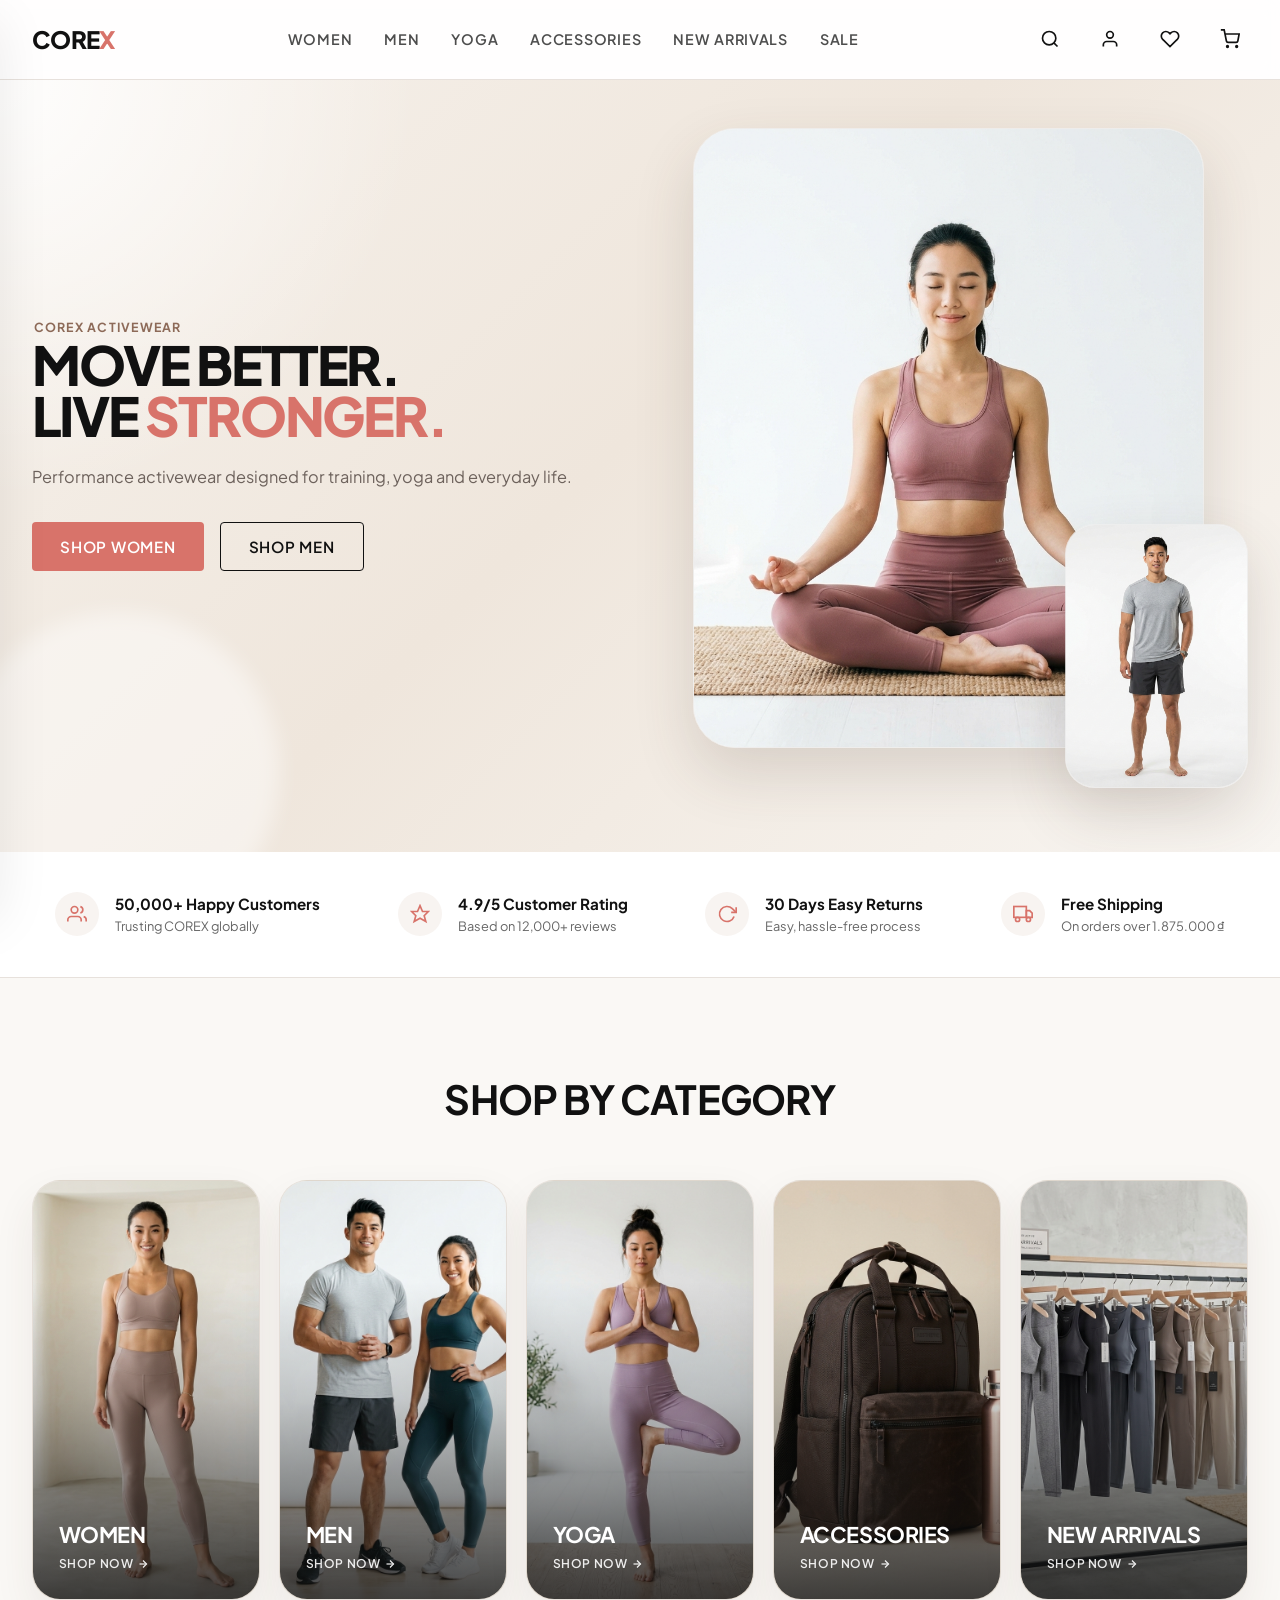
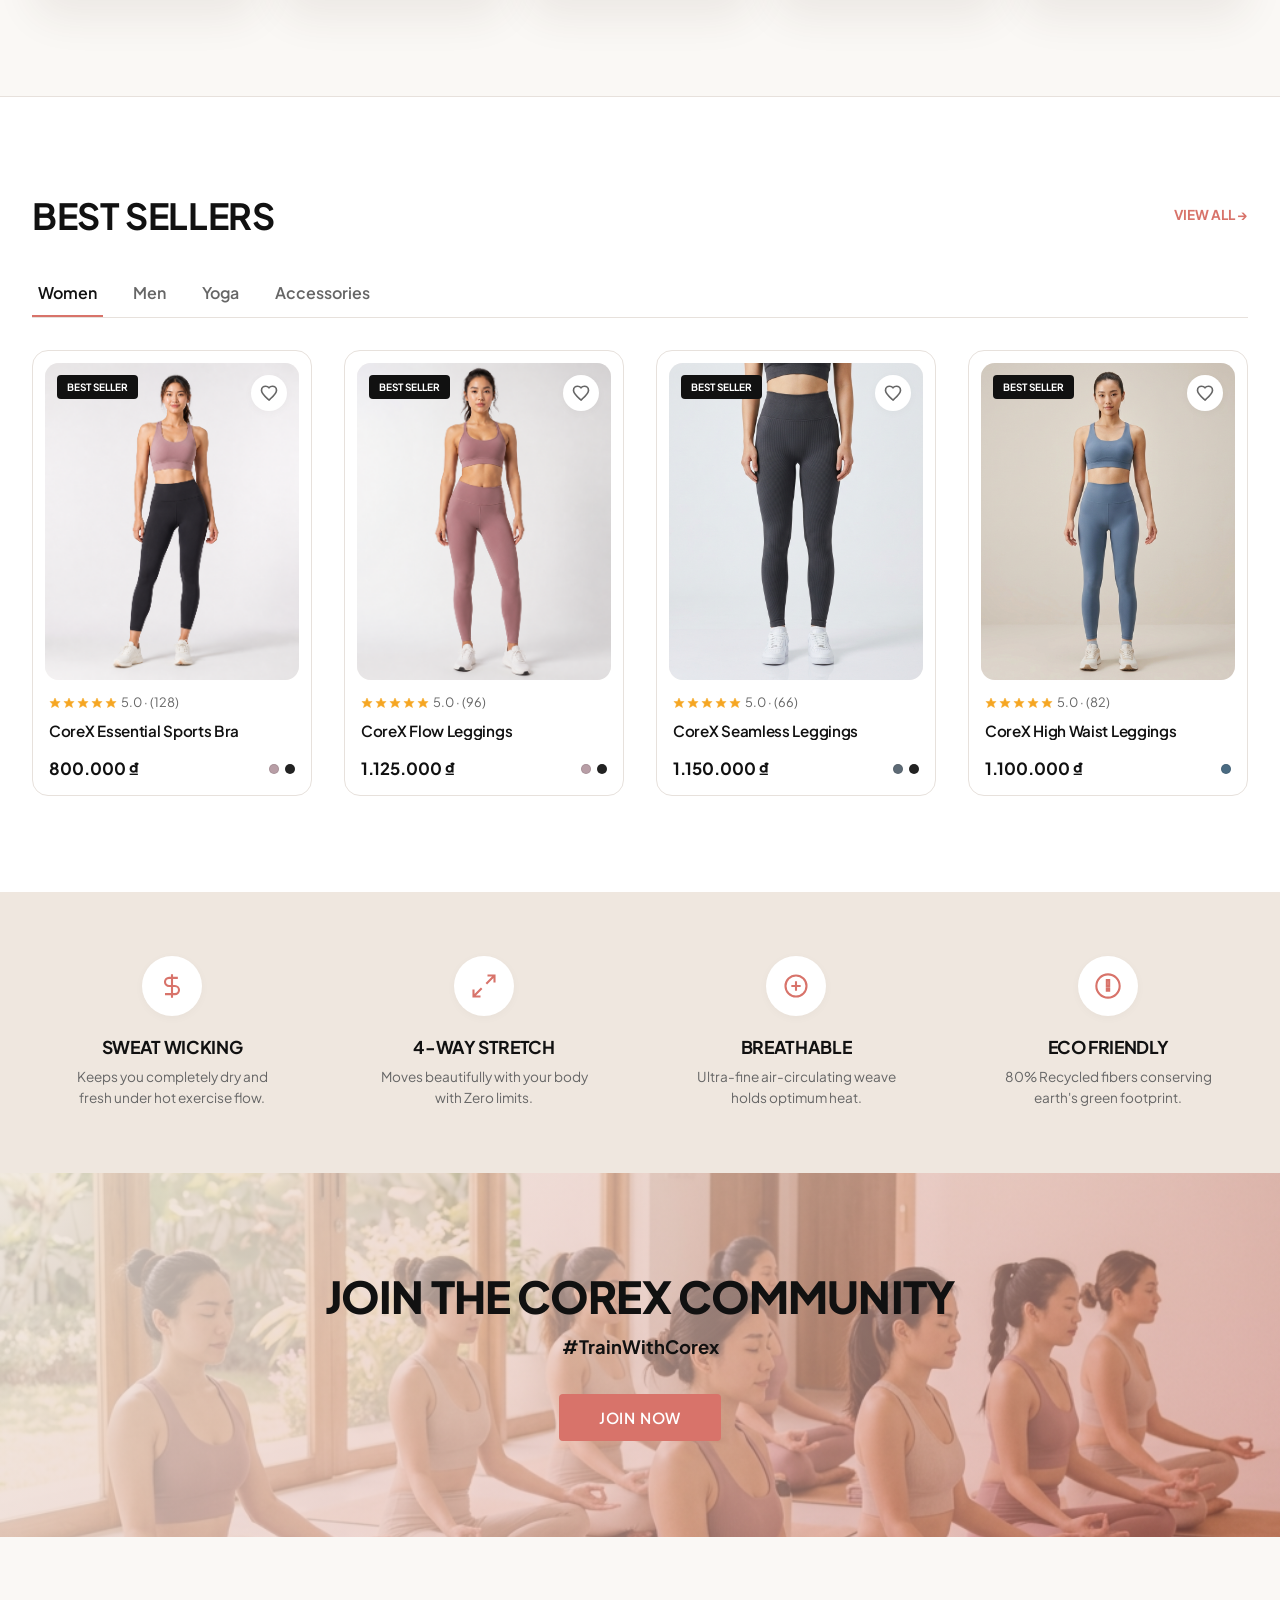
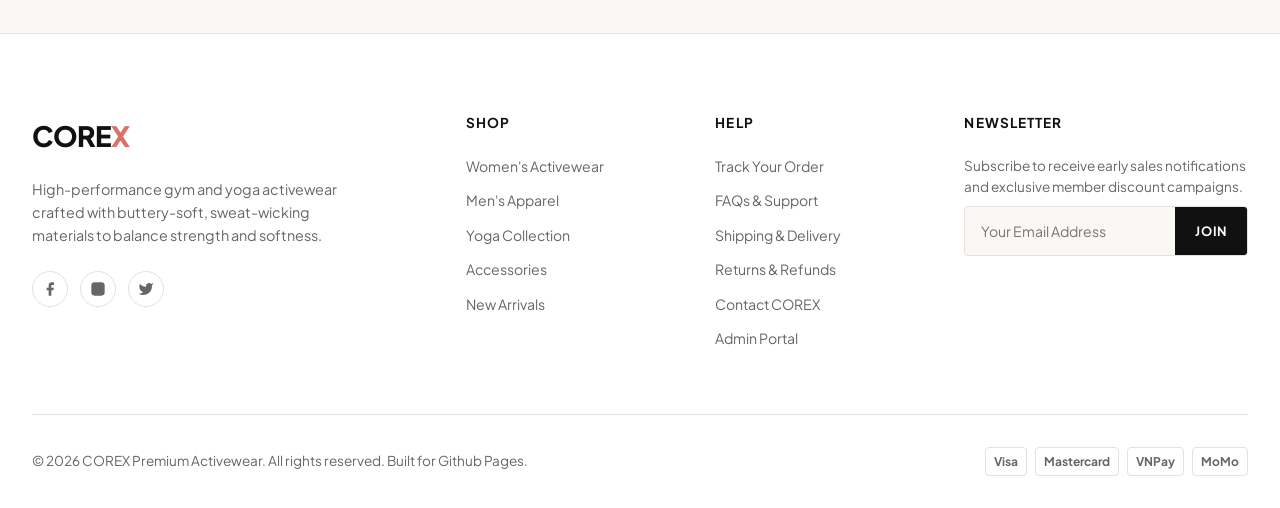
<file: index.html>
<!DOCTYPE html>
<html lang="en">
<head>
  <meta charset="UTF-8">
  <meta name="viewport" content="width=device-width, initial-scale=1.0">
  <title>COREX | Premium Gym & Yoga Activewear</title>
  <meta name="description" content="Shop COREX activewear. Premium quality training, yoga, and gym clothing designed for performance, comfort and style.">
  <link rel="stylesheet" href="css/style.css">
</head>
<body>

  <!-- =========================================
    HEADER & NAVIGATION
  ========================================= -->
  <header>
    <div class="container header-container">
      
      <!-- Hamburger Menu for Mobile -->
      <button class="header-btn hamburger" id="hamburger-open-btn" aria-label="Open Menu">
        <svg viewBox="0 0 24 24"><line x1="3" y1="12" x2="21" y2="12"/><line x1="3" y1="6" x2="21" y2="6"/><line x1="3" y1="18" x2="21" y2="18"/></svg>
      </button>

      <!-- Logo -->
      <a href="#" onclick="navigateTo('home'); return false;" class="logo">
        CORE<span>X</span>
      </a>

      <!-- Desktop Navigation links -->
      <nav class="nav-links">
        <a href="#" onclick="navigateTo('shop', { category: 'women' }); return false;" class="nav-link" data-category="women" data-i18n="nav_women">Women</a>
        <a href="#" onclick="navigateTo('shop', { category: 'men' }); return false;" class="nav-link" data-category="men" data-i18n="nav_men">Men</a>
        <a href="#" onclick="navigateTo('shop', { category: 'yoga' }); return false;" class="nav-link" data-category="yoga" data-i18n="nav_yoga">Yoga</a>
        <a href="#" onclick="navigateTo('shop', { category: 'accessories' }); return false;" class="nav-link" data-category="accessories" data-i18n="nav_accessories">Accessories</a>
        <a href="#" onclick="navigateTo('shop', { category: 'new' }); return false;" class="nav-link" data-category="new" data-i18n="nav_new">New Arrivals</a>
        <a href="#" onclick="navigateTo('shop', { category: 'sale' }); return false;" class="nav-link" data-category="sale" data-i18n="nav_sale">Sale</a>
      </nav>

      <!-- Action items -->
      <div class="header-actions">

        <!-- Visible only for a signed-in administrator; takes the user back to #admin. -->
        <button class="admin-dashboard-nav-btn" id="admin-dashboard-nav-btn" type="button" hidden onclick="navigateTo('admin'); return false;">
          Back to Dashboard
        </button>

        <!-- Search trigger -->
        <button class="header-btn" id="search-open-btn" aria-label="Open Search">
          <svg viewBox="0 0 24 24"><circle cx="11" cy="11" r="8"/><line x1="21" y1="21" x2="16.65" y2="16.65"/></svg>
        </button>

        <!-- Profile trigger -->
        <button class="header-btn" id="account-open-btn" aria-label="Open Account">
          <svg viewBox="0 0 24 24"><path d="M20 21v-2a4 4 0 0 0-4-4H8a4 4 0 0 0-4 4v2"/><circle cx="12" cy="7" r="4"/></svg>
        </button>

        <!-- Wishlist trigger -->
        <button class="header-btn" onclick="navigateTo('wishlist'); return false;" aria-label="Open Wishlist">
          <svg viewBox="0 0 24 24"><path d="M20.84 4.61a5.5 5.5 0 0 0-7.78 0L12 5.67l-1.06-1.06a5.5 5.5 0 0 0-7.78 7.78l1.06 1.06L12 21.23l7.78-7.78 1.06-1.06a5.5 5.5 0 0 0 0-7.78z"/></svg>
          <span class="badge-count wishlist-badge" style="display: none;">0</span>
        </button>

        <!-- Cart trigger -->
        <button class="header-btn" onclick="navigateTo('cart'); return false;" aria-label="Open Cart">
          <svg viewBox="0 0 24 24"><circle cx="9" cy="21" r="1"/><circle cx="20" cy="21" r="1"/><path d="M1 1h4l2.68 13.39a2 2 0 0 0 2 1.61h9.72a2 2 0 0 0 2-1.61L23 6H6"/></svg>
          <span class="badge-count cart-badge" style="display: none;">0</span>
        </button>
      </div>

    </div>
  </header>

  <!-- =========================================
    MAIN VIEW CONTAINER
  ========================================= -->
  <main>

    <!-- =========================================
      VIEW A: HOME PAGE
    ========================================= -->
    <section id="home-view" class="view-section active-view">
      
      <!-- Hero -->
      <div class="hero">
        <div class="container hero-shell">
          <div class="hero-content">
            <span class="hero-tagline text-uppercase" data-i18n="hero_tagline">COREX ACTIVEWEAR</span>
            <h1 class="hero-title" data-i18n="hero_title">MOVE BETTER.<br>LIVE <span class="hero-title-accent">STRONGER.</span></h1>
            <p class="hero-subtitle" data-i18n="hero_subtitle">Performance activewear designed for training, yoga and everyday life.</p>
            <div class="hero-buttons">
              <button class="btn btn-primary" onclick="navigateTo('shop', { category: 'women' })" data-i18n="hero_btn_women">Shop Women</button>
              <button class="btn btn-secondary" onclick="navigateTo('shop', { category: 'men' })" data-i18n="hero_btn_men">Shop Men</button>
            </div>
          </div>
          <div class="hero-visual">
            <div class="hero-visual-panel">
              <div class="hero-frame hero-frame-main">
                <img src="images/hero-woman.png" alt="Female yoga model wearing mauve activewear set, sitting in meditation pose" class="hero-image hero-image-main" onerror="this.onerror=null; this.src='images/women_10.png'">
              </div>
              <div class="hero-frame hero-frame-sub">
                <img src="images/hero-man.png" alt="Male gym model wearing grey athletic t-shirt and shorts" class="hero-image hero-image-sub" onerror="this.onerror=null; this.src='images/men_1.png'">
              </div>
            </div>
          </div>
        </div>
      </div>

      <!-- Trust Bar: Free standard shipping threshold is 1.875.000 ₫ -->
      <div class="trust-bar">
        <div class="container trust-container">
          <div class="trust-item">
            <div class="trust-icon">
              <svg viewBox="0 0 24 24"><path d="M17 21v-2a4 4 0 0 0-4-4H5a4 4 0 0 0-4 4v2"/><circle cx="9" cy="7" r="4"/><path d="M23 21v-2a4 4 0 0 0-3-3.87"/><path d="M16 3.13a4 4 0 0 1 0 7.75"/></svg>
            </div>
            <div>
              <div class="trust-title">50,000+ Happy Customers</div>
              <div class="trust-text">Trusting COREX globally</div>
            </div>
          </div>
          <div class="trust-item">
            <div class="trust-icon">
              <svg viewBox="0 0 24 24"><polygon points="12 2 15 9 22 9 17 14 19 21 12 17 5 21 7 14 2 9 9 9"/></svg>
            </div>
            <div>
              <div class="trust-title">4.9/5 Customer Rating</div>
              <div class="trust-text">Based on 12,000+ reviews</div>
            </div>
          </div>
          <div class="trust-item">
            <div class="trust-icon">
              <svg viewBox="0 0 24 24"><polyline points="23 4 23 10 17 10"/><path d="M20.49 15a9 9 0 1 1-2.12-9.36L23 10"/></svg>
            </div>
            <div>
              <div class="trust-title">30 Days Easy Returns</div>
              <div class="trust-text">Easy, hassle-free process</div>
            </div>
          </div>
          <div class="trust-item">
            <div class="trust-icon">
              <svg viewBox="0 0 24 24"><rect x="1" y="3" width="15" height="13"/><polygon points="16 8 20 8 23 11 23 16 16 16"/><circle cx="5.5" cy="18.5" r="2.5"/><circle cx="18.5" cy="18.5" r="2.5"/></svg>
            </div>
            <div>
              <div class="trust-title">Free Shipping</div>
              <div class="trust-text">On orders over 1.875.000 ₫</div>
            </div>
          </div>
        </div>
      </div>

      <!-- Shop by Category -->
      <div class="home-section">
        <div class="container">
          <div class="section-header" style="justify-content: center; text-align: center; margin-bottom: 3.5rem;">
            <div class="section-title-wrap">
              <h2 class="section-title" style="font-size: 2.5rem;" data-i18n="shop_by_category">SHOP BY CATEGORY</h2>
            </div>
          </div>

          <div class="category-grid">
            <!-- Women -->
            <div class="category-card" onclick="navigateTo('shop', { category: 'women' })">
              <img src="images/category-women.png" alt="Women Activewear" class="category-img category-img-women" loading="lazy" onerror="this.onerror=null; this.src='images/women_2.png'">
              <div class="category-overlay">
                <h3 class="category-name">WOMEN</h3>
                <span class="category-link">SHOP NOW <svg viewBox="0 0 24 24"><line x1="5" y1="12" x2="19" y2="12"/><polyline points="12 5 19 12 12 19"/></svg></span>
              </div>
            </div>
            <!-- Men -->
            <div class="category-card" onclick="navigateTo('shop', { category: 'men' })">
              <img src="images/category-men.png" alt="Men Gym Gear" class="category-img category-img-men" loading="lazy" onerror="this.onerror=null; this.src='images/men_10.png'">
              <div class="category-overlay">
                <h3 class="category-name">MEN</h3>
                <span class="category-link">SHOP NOW <svg viewBox="0 0 24 24"><line x1="5" y1="12" x2="19" y2="12"/><polyline points="12 5 19 12 12 19"/></svg></span>
              </div>
            </div>
            <!-- Yoga -->
            <div class="category-card" onclick="navigateTo('shop', { category: 'yoga' })">
              <img src="images/category-yoga.png" alt="Yoga Session" class="category-img category-img-yoga" loading="lazy" onerror="this.onerror=null; this.src='images/yoga_3.png'">
              <div class="category-overlay">
                <h3 class="category-name">YOGA</h3>
                <span class="category-link">SHOP NOW <svg viewBox="0 0 24 24"><line x1="5" y1="12" x2="19" y2="12"/><polyline points="12 5 19 12 12 19"/></svg></span>
              </div>
            </div>
            <!-- Accessories -->
            <div class="category-card" onclick="navigateTo('shop', { category: 'accessories' })">
              <img src="images/category-accessories.png" alt="Premium Accessories" class="category-img" loading="lazy" onerror="this.onerror=null; this.src='images/accessories_1.png'">
              <div class="category-overlay">
                <h3 class="category-name">ACCESSORIES</h3>
                <span class="category-link">SHOP NOW <svg viewBox="0 0 24 24"><line x1="5" y1="12" x2="19" y2="12"/><polyline points="12 5 19 12 12 19"/></svg></span>
              </div>
            </div>
            <!-- New Arrivals -->
            <div class="category-card" onclick="navigateTo('shop', { category: 'new' })">
              <img src="images/category-new-arrivals.png" alt="New Arrivals" class="category-img" loading="lazy" onerror="this.onerror=null; this.src='images/new-arrivals_5.png'">
              <div class="category-overlay">
                <h3 class="category-name">NEW ARRIVALS</h3>
                <span class="category-link">SHOP NOW <svg viewBox="0 0 24 24"><line x1="5" y1="12" x2="19" y2="12"/><polyline points="12 5 19 12 12 19"/></svg></span>
              </div>
            </div>
          </div>
        </div>
      </div>

      <!-- Best Sellers Grid Section -->
      <div class="home-section" style="background-color: var(--bg-secondary); border-top:1px solid var(--border-color);">
        <div class="container">
          <div class="section-header" style="align-items: center; margin-bottom: 2rem;">
            <div class="section-title-wrap">
              <h2 class="section-title" style="font-size: 2.25rem; letter-spacing:-0.01em;" data-i18n="best_sellers_title">BEST SELLERS</h2>
            </div>
            <a href="#" onclick="navigateTo('shop', { category: 'best-seller' }); return false;" style="font-weight: 700; font-size: 0.85rem; text-transform: uppercase; color: var(--accent-primary); display: flex; align-items: center; gap: 4px;" data-i18n="view_all">VIEW ALL &rarr;</a>
          </div>

          <!-- Tabs -->
          <div class="tab-container" style="margin-bottom: 2rem;">
            <button class="tab-btn home-tab-btn active-tab" data-tab="women" data-i18n="tab_women">Women</button>
            <button class="tab-btn home-tab-btn" data-tab="men" data-i18n="tab_men">Men</button>
            <button class="tab-btn home-tab-btn" data-tab="yoga" data-i18n="tab_yoga">Yoga</button>
            <button class="tab-btn home-tab-btn" data-tab="accessories" data-i18n="tab_accessories">Accessories</button>
          </div>

          <!-- Best sellers dynamic product grid -->
          <div class="product-grid bestsellers-grid" id="bestsellers-grid"></div>
        </div>
      </div>

      <!-- Feature Bar -->
      <div class="feature-bar">
        <div class="container feature-bar-grid">
          <div class="feature-bar-item">
            <div class="feature-bar-icon">
              <svg viewBox="0 0 24 24"><path d="M12 2v20M17 5H9.5a3.5 3.5 0 0 0 0 7h5a3.5 3.5 0 0 1 0 7H6"/></svg>
            </div>
            <h3 class="feature-bar-title">SWEAT WICKING</h3>
            <p class="feature-bar-desc">Keeps you completely dry and fresh under hot exercise flow.</p>
          </div>
          <div class="feature-bar-item">
            <div class="feature-bar-icon">
              <svg viewBox="0 0 24 24"><path d="M15 3h6v6M9 21H3v-6M21 3l-7 7M3 21l7-7"/></svg>
            </div>
            <h3 class="feature-bar-title">4-WAY STRETCH</h3>
            <p class="feature-bar-desc">Moves beautifully with your body with Zero limits.</p>
          </div>
          <div class="feature-bar-item">
            <div class="feature-bar-icon">
              <svg viewBox="0 0 24 24"><path d="M12 12m-9 0a9 9 0 1 0 18 0a9 9 0 1 0 -18 0 M12 8v8M8 12h8"/></svg>
            </div>
            <h3 class="feature-bar-title">BREATHABLE</h3>
            <p class="feature-bar-desc">Ultra-fine air-circulating weave holds optimum heat.</p>
          </div>
          <div class="feature-bar-item">
            <div class="feature-bar-icon">
              <svg viewBox="0 0 24 24"><path d="M12 2a10 10 0 0 0-10 10c0 5.52 4.48 10 10 10a10 10 0 0 0 10-10A10 10 0 0 0 12 2zm1 14h-2v-2h2v2zm0-4h-2V7h2v5z"/></svg>
            </div>
            <h3 class="feature-bar-title">ECO FRIENDLY</h3>
            <p class="feature-bar-desc">80% Recycled fibers conserving earth's green footprint.</p>
          </div>
        </div>
      </div>

      <!-- Community Section -->
      <div class="community-section" style="background: linear-gradient(135deg, rgba(239, 231, 223, 0.85) 0%, rgba(216, 115, 106, 0.45) 100%), url('images/community-banner.png') center/cover no-repeat;">
        <div class="container">
          <div class="community-box">
            <h2 class="community-title" style="font-size: 2.75rem; font-weight:800; margin-bottom: 0.5rem; text-transform:uppercase;">JOIN THE COREX COMMUNITY</h2>
            <p class="community-desc" style="color:#111111; font-weight:700; font-size:1.15rem; margin-bottom: 2rem;">#TrainWithCorex</p>
            <button class="btn btn-primary" onclick="document.getElementById('account-open-btn').click()" style="padding: 14px 40px;">Join Now</button>
          </div>
        </div>
      </div>

    </section>

    <!-- =========================================
      VIEW B: PRODUCT LISTING PAGE (CATALOG)
    ========================================= -->
    <section id="shop-view" class="view-section">
      <div class="container">
        
        <div class="shop-page-wrapper">
          
          <!-- Filters Sidebar -->
          <aside class="filter-sidebar" id="filter-sidebar">
            <div class="filter-section-title" style="margin-bottom:0.5rem; display:none;" id="mobile-filter-close-wrap">
              <span>Filters</span>
              <button id="mobile-filter-close-btn" style="font-size:1.5rem;">&times;</button>
            </div>
            
            <!-- Category Filter -->
            <div class="filter-section">
              <h3 class="filter-section-title">Category</h3>
              <div class="filter-list">
                <label class="filter-checkbox-label">
                  <input type="checkbox" class="filter-checkbox" data-type="category" value="Sports Bra">
                  Sports Bras
                </label>
                <label class="filter-checkbox-label">
                  <input type="checkbox" class="filter-checkbox" data-type="category" value="Leggings">
                  Leggings
                </label>
                <label class="filter-checkbox-label">
                  <input type="checkbox" class="filter-checkbox" data-type="category" value="Tops">
                  Tops & Tees
                </label>
                <label class="filter-checkbox-label">
                  <input type="checkbox" class="filter-checkbox" data-type="category" value="Shorts">
                  Shorts
                </label>
                <label class="filter-checkbox-label">
                  <input type="checkbox" class="filter-checkbox" data-type="category" value="Hoodies">
                  Hoodies
                </label>
                <label class="filter-checkbox-label">
                  <input type="checkbox" class="filter-checkbox" data-type="category" value="Accessories">
                  Accessories
                </label>
              </div>
            </div>

            <!-- Size Filter -->
            <div class="filter-section">
              <h3 class="filter-section-title">Size</h3>
              <div class="filter-sizes-grid">
                <button class="filter-size-btn" data-size="XS">XS</button>
                <button class="filter-size-btn" data-size="S">S</button>
                <button class="filter-size-btn" data-size="M">M</button>
                <button class="filter-size-btn" data-size="L">L</button>
                <button class="filter-size-btn" data-size="XL">XL</button>
                <button class="filter-size-btn" data-size="XXL">XXL</button>
              </div>
            </div>

            <!-- Color Filter -->
            <div class="filter-section">
              <h3 class="filter-section-title">Color</h3>
              <div class="filter-colors-grid">
                <button class="filter-color-btn" data-color="Mauve" title="Mauve">
                  <span class="filter-color-dot" style="background-color: #B89EA6;"></span>
                </button>
                <button class="filter-color-btn" data-color="Black" title="Black">
                  <span class="filter-color-dot" style="background-color: #222222;"></span>
                </button>
                <button class="filter-color-btn" data-color="Off-White" title="Off-White">
                  <span class="filter-color-dot" style="background-color: #FAF5F0;"></span>
                </button>
                <button class="filter-color-btn" data-color="Soft Green" title="Soft Green">
                  <span class="filter-color-dot" style="background-color: #A6BCA9;"></span>
                </button>
                <button class="filter-color-btn" data-color="Slate Grey" title="Slate Grey">
                  <span class="filter-color-dot" style="background-color: #5D6A75;"></span>
                </button>
                <button class="filter-color-btn" data-color="Plum" title="Plum">
                  <span class="filter-color-dot" style="background-color: #5B3C46;"></span>
                </button>
              </div>
            </div>

            <!-- Price Range Filter -->
            <div class="filter-section">
              <h3 class="filter-section-title">Price Range</h3>
              <div class="price-range-wrap">
                <div class="price-range-inputs">
                  <input type="number" id="price-min" placeholder="Min (VNĐ)" min="0" step="1000">
                  <span style="color:var(--text-secondary);">-</span>
                  <input type="number" id="price-max" placeholder="Max (VNĐ)" min="0" step="1000">
                </div>
              </div>
            </div>


            <!-- Rating Filter -->
            <div class="filter-section">
              <h3 class="filter-section-title">Customer Rating</h3>
              <div class="filter-list">
                <label class="filter-checkbox-label"><input type="checkbox" class="filter-checkbox" data-type="rating" value="5"> 5 Stars</label>
                <label class="filter-checkbox-label"><input type="checkbox" class="filter-checkbox" data-type="rating" value="4"> 4 Stars & Up</label>
                <label class="filter-checkbox-label"><input type="checkbox" class="filter-checkbox" data-type="rating" value="3"> 3 Stars & Up</label>
              </div>
            </div>

            <!-- Material Filter -->
            <div class="filter-section">
              <h3 class="filter-section-title">Material</h3>
              <div class="filter-list">
                <label class="filter-checkbox-label">
                  <input type="checkbox" class="filter-checkbox" data-type="material" value="Nylon">
                  Nylon Blend
                </label>
                <label class="filter-checkbox-label">
                  <input type="checkbox" class="filter-checkbox" data-type="material" value="Polyester">
                  Polyester Blend
                </label>
                <label class="filter-checkbox-label">
                  <input type="checkbox" class="filter-checkbox" data-type="material" value="Cotton">
                  Premium Cotton
                </label>
                <label class="filter-checkbox-label">
                  <input type="checkbox" class="filter-checkbox" data-type="material" value="Modal">
                  Buttery Modal
                </label>
              </div>
            </div>

          </aside>

          <!-- Catalog Grid area -->
          <div class="catalog-content">
            
            <div class="catalog-header">
              <div>
                <h2 id="shop-view-title" class="section-title">Shop All Products</h2>
                <span id="results-count" class="results-count">0 products</span>
              </div>

              <div class="catalog-actions">
                <button class="btn btn-outline mobile-filter-trigger" id="mobile-filter-open-btn" style="display:none;">
                  <svg viewBox="0 0 24 24" style="width:16px; height:16px; stroke:currentColor; stroke-width:2; fill:none;"><polygon points="22 3 2 3 10 12.46 10 19 14 21 14 12.46 22 3"/></svg>
                  Filters
                </button>

                <div class="sort-select-wrap">
                  <label for="sort-select">Sort By</label>
                  <select id="sort-select" class="sort-select">
                    <option value="featured">Featured</option>
                    <option value="price-low">Price Low to High</option>
                    <option value="price-high">Price High to Low</option>
                    <option value="most-purchased">Most Purchased</option>
                    <option value="least-purchased">Least Purchased</option>
                    <option value="rating">Best Rating</option>
                    <option value="newest">Newest</option>
                  </select>
                  <div class="sort-arrow">
                    <svg viewBox="0 0 24 24"><polyline points="6 9 12 15 18 9"/></svg>
                  </div>
                </div>
              </div>
            </div>

            <!-- Active filters pill indicator block -->
            <div class="active-filters-row" id="active-filters-row"></div>
            <div class="product-grid" id="catalog-grid"></div>

          </div>

        </div>

      </div>
    </section>

    <!-- =========================================
      VIEW C: PRODUCT DETAIL PAGE
    ========================================= -->
    <section id="detail-view" class="view-section">
      <div class="container product-detail-wrapper">
        
        <!-- Breadcrumb -->
        <div class="breadcrumb" id="detail-breadcrumb"></div>

        <div class="detail-layout">
          
          <!-- Column 1: Gallery -->
          <div class="detail-gallery">
            <div class="gallery-thumbs" id="detail-gallery-thumbs"></div>
            <div class="main-image-container" id="detail-main-img-wrap"></div>
          </div>

          <!-- Column 2: Specs & Info -->
          <div class="detail-info">
            
            <div id="detail-badge-wrap" class="detail-badge" style="display:none;"></div>
            <h1 class="detail-name" id="detail-product-name">Product Name</h1>
            
            <div class="detail-price-rating">
              <div class="detail-price-box" id="detail-price-box"></div>
              
              <div class="detail-rating">
                <div class="detail-rating-stars" id="detail-rating-stars"></div>
                <span id="detail-rating-num" style="margin-left: 4px; font-weight:700;">0.0</span>
                <span id="detail-rating-count" class="detail-rating-count">0 reviews</span>
              </div>
            </div>

            <p class="detail-desc" id="detail-desc-text">Product description will sit here.</p>

            <div class="detail-options">
              
              <!-- Color Selector -->
              <div class="detail-option-group">
                <div class="detail-option-header">
                  <span class="detail-option-label">Color</span>
                  <span class="detail-option-val" id="detail-active-color-name">Mauve</span>
                </div>
                <div class="detail-colors" id="detail-colors-wrap"></div>
              </div>

              <!-- Size Selector -->
              <div class="detail-option-group">
                <div class="detail-option-header">
                  <span class="detail-option-label">Size</span>
                  <span class="detail-option-val" id="detail-active-size-name">M</span>
                </div>
                <div class="detail-sizes" id="detail-sizes-wrap"></div>
              </div>

            </div>

            <!-- Purchase & Quantity action box -->
            <div class="purchase-row">
              <div class="stepper">
                <button class="stepper-btn" id="detail-stepper-minus">-</button>
                <span class="stepper-val" id="detail-stepper-val">1</span>
                <button class="stepper-btn" id="detail-stepper-plus">+</button>
              </div>

              <div class="detail-action-buttons" style="flex-grow:1; margin-bottom:0;">
                <button class="btn btn-primary btn-full" id="detail-add-cart-btn">Add to Cart</button>
              </div>
            </div>

            <button class="btn btn-secondary btn-full" style="margin-bottom: 12px;" id="detail-buy-now-btn">Buy It Now</button>
            <button class="btn btn-outline btn-full" id="detail-wishlist-btn">Add to Wishlist</button>

            <!-- Feature Icons row -->
            <div class="detail-feature-icons">
              <div class="detail-feat-item">
                <div class="detail-feat-icon">
                  <svg viewBox="0 0 24 24"><path d="M12 2v20M17 5H9.5a3.5 3.5 0 0 0 0 7h5a3.5 3.5 0 0 1 0 7H6"/></svg>
                </div>
                <span class="detail-feat-label">Wicking</span>
              </div>
              <div class="detail-feat-item">
                <div class="detail-feat-icon">
                  <svg viewBox="0 0 24 24"><path d="M15 3h6v6M9 21H3v-6M21 3l-7 7M3 21l7-7"/></svg>
                </div>
                <span class="detail-feat-label">4-Way Stretch</span>
              </div>
              <div class="detail-feat-item">
                <div class="detail-feat-icon">
                  <svg viewBox="0 0 24 24"><path d="M12 12m-9 0a9 9 0 1 0 18 0a9 9 0 1 0 -18 0"/></svg>
                </div>
                <span class="detail-feat-label">Breathable</span>
              </div>
              <div class="detail-feat-item">
                <div class="detail-feat-icon">
                  <svg viewBox="0 0 24 24"><path d="M12 2a10 10 0 0 0-10 10c0 5.52 4.48 10 10 10a10 10 0 0 0 10-10"/></svg>
                </div>
                <span class="detail-feat-label">Eco Friendly</span>
              </div>
            </div>

            <!-- Tabs: Description, Sizing, Shipping & Reviews -->
            <div class="detail-tabs">
              <div class="detail-tabs-header">
                <button class="detail-tab-btn active" data-tab="desc">Description</button>
                <button class="detail-tab-btn" data-tab="size">Size Guide</button>
                <button class="detail-tab-btn" data-tab="shipping">Shipping</button>
                <button class="detail-tab-btn" data-tab="reviews">Reviews</button>
              </div>

              <div class="detail-tab-content active" id="tab-content-desc">
                <p>Designed with performance activewear fabric that fits closer to body curves, balancing soft training focus with structured gym support.</p>
                <br>
                <ul>
                  <li><strong>Composition:</strong> <span id="detail-spec-material">Fabric details</span></li>
                  <li><strong>Support level:</strong> Ideal for running, gym and yoga workouts.</li>
                  <li><strong>Washing instructions:</strong> Machine wash cold, hang dry for long-lasting elastic recovery.</li>
                </ul>
              </div>

              <div class="detail-tab-content" id="tab-content-size">
                <p>Fit parameters in inches. Fits true to standard activewear sizing.</p>
                <table class="size-table">
                  <thead>
                    <tr>
                      <th>Size</th>
                      <th>Bust</th>
                      <th>Waist</th>
                      <th>Hips</th>
                    </tr>
                  </thead>
                  <tbody>
                    <tr>
                      <td>XS</td>
                      <td>30-32</td>
                      <td>24-26</td>
                      <td>34-36</td>
                    </tr>
                    <tr>
                      <td>S</td>
                      <td>32-34</td>
                      <td>26-28</td>
                      <td>36-38</td>
                    </tr>
                    <tr>
                      <td>M</td>
                      <td>34-36</td>
                      <td>28-30</td>
                      <td>38-40</td>
                    </tr>
                    <tr>
                      <td>L</td>
                      <td>36-38</td>
                      <td>30-32</td>
                      <td>40-42</td>
                    </tr>
                    <tr>
                      <td>XL</td>
                      <td>38-40</td>
                      <td>32-34</td>
                      <td>42-44</td>
                    </tr>
                  </tbody>
                </table>
              </div>

              <div class="detail-tab-content" id="tab-content-shipping">
                <p><strong>Shipping Policy:</strong></p>
                <p>Standard delivery takes 3-5 business days. Express shipping delivery takes 1-2 business days. Free standard shipping applies to all orders above 1.875.000 ₫.</p>
                <br>
                <p><strong>Returns:</strong></p>
                <p>We accept clean, unworn returns within 30 days of purchase. Return shipping labels are generated automatically through your online account panel.</p>
              </div>

              <div class="detail-tab-content" id="tab-content-reviews">
                <!-- Customer review cards rendered here dynamically -->
              </div>
            </div>

          </div>

        </div>

        <!-- Recommended / You May Also Like Section -->
        <div class="home-section" style="border-top: 1px solid var(--border-color); margin-top: 5rem; padding-bottom: 0;">
          <h2 class="section-title" style="margin-bottom: 2.5rem; text-align: center;">You May Also Like</h2>
          <div class="product-grid" id="recommended-grid"></div>
        </div>

      </div>
    </section>

    <!-- =========================================
      VIEW D: CART VIEW
    ========================================= -->
    <section id="cart-view" class="view-section">
      <div class="container cart-view-container">
        
        <h2 class="section-title" style="margin-bottom: 2.5rem;" data-i18n="your_cart">YOUR CART</h2>

        <!-- Cart View layout grid -->
        <div class="cart-layout" id="cart-main-layout">
          
          <!-- Left items table (Now renders table headers dynamically) -->
          <div class="cart-items-table" id="cart-items-list"></div>

          <!-- Right order totals summary card -->
          <div class="cart-summary-card" id="cart-summary-box"></div>

        </div>

        <!-- Empty Cart message -->
        <div class="empty-cart-state" id="cart-empty-state" style="display:none;">
          <svg viewBox="0 0 24 24"><circle cx="9" cy="21" r="1"/><circle cx="20" cy="21" r="1"/><path d="M1 1h4l2.68 13.39a2 2 0 0 0 2 1.61h9.72a2 2 0 0 0 2-1.61L23 6H6"/></svg>
          <h2 data-i18n="cart_empty_title">Your Cart is Empty</h2>
          <p data-i18n="cart_empty_desc">You haven't added any premium COREX items to your cart yet.</p>
          <button class="btn btn-primary" onclick="navigateTo('shop')" data-i18n="start_shopping">Start Shopping</button>
        </div>

      </div>
    </section>

    <!-- =========================================
      VIEW E: CHECKOUT VIEW
    ========================================= -->
    <section id="checkout-view" class="view-section">
      <div class="container checkout-view-container">
        
        <!-- Step Indicator -->
        <div class="step-indicator">
          <div class="step-item completed">
            <span class="step-num">✓</span>
            <span>Cart</span>
          </div>
          <div class="step-line"></div>
          <div class="step-item active">
            <span class="step-num">2</span>
            <span>Shipping</span>
          </div>
          <div class="step-line"></div>
          <div class="step-item">
            <span class="step-num">3</span>
            <span>Payment</span>
          </div>
          <div class="step-line"></div>
          <div class="step-item">
            <span class="step-num">4</span>
            <span>Complete</span>
          </div>
        </div>

        <div class="checkout-layout">
          
          <!-- Left: Checkout Forms -->
          <div class="checkout-form-container">
            
            <!-- Shipping Form -->
            <div>
              <h3 class="checkout-block-title">SHIPPING INFORMATION</h3>
              <div class="checkout-account-address-bar" id="checkout-account-address-bar">
                <div>
                  <strong>Use account delivery details</strong>
                  <span id="checkout-account-address-note">Your saved customer information will appear here.</span>
                </div>
                <button type="button" class="btn btn-secondary checkout-fill-account-btn" id="checkout-fill-account-btn">Use saved details</button>
              </div>
              <form class="form-grid" id="checkout-shipping-form" novalidate>
                <div class="form-group form-grid-full">
                  <label for="checkout-name">Full Name</label>
                  <input type="text" id="checkout-name" autocomplete="name" placeholder="Your full name">
                </div>
                <div class="form-group">
                  <label for="checkout-phone">Phone Number</label>
                  <input type="tel" id="checkout-phone" autocomplete="tel" placeholder="0123 456 789">
                </div>
                <div class="form-group">
                  <label for="checkout-email">Email Address</label>
                  <input type="email" id="checkout-email" autocomplete="email" placeholder="you@example.com">
                </div>
                <div class="form-group form-grid-full">
                  <label for="checkout-address">Delivery Address</label>
                  <input type="text" id="checkout-address" autocomplete="street-address" placeholder="House number, street, ward, district">
                </div>
                <div class="form-group">
                  <label for="checkout-city">City / Province <span class="optional-label">(optional)</span></label>
                  <input type="text" id="checkout-city" autocomplete="address-level1" placeholder="Hồ Chí Minh">
                </div>
                <div class="form-group">
                  <label for="checkout-district">District <span class="optional-label">(optional)</span></label>
                  <input type="text" id="checkout-district" autocomplete="address-level2" placeholder="Quận 1">
                </div>
                <label class="checkout-save-address-row form-grid-full">
                  <input type="checkbox" id="checkout-save-address" checked>
                  Save these delivery details to my COREX account
                </label>
              </form>
            </div>

            <!-- Shipping Methods -->
            <div>
              <h3 class="checkout-block-title">SHIPPING METHOD</h3>
              <div class="method-grid">
                <div class="method-card active" data-ship="standard">
                  <input type="radio" name="shipping-method" class="method-radio" checked>
                  <div class="method-details">
                    <span class="method-name">Standard Shipping (3-5 days)</span>
                    <span class="method-desc">Free for orders above 1.875.000 ₫.</span>
                  </div>
                  <span class="method-price">Free</span>
                </div>
                <div class="method-card" data-ship="express">
                  <input type="radio" name="shipping-method" class="method-radio">
                  <div class="method-details">
                    <span class="method-name">Express Shipping (1-2 days)</span>
                    <span class="method-desc">Deliveries within 1-2 business days.</span>
                  </div>
                  <span class="method-price">125.000 ₫</span>
                </div>
              </div>
            </div>

            <!-- Payment Methods (With mockup badges) -->
            <div>
              <h3 class="checkout-block-title">PAYMENT METHOD</h3>
              <div class="method-grid">
                <div class="method-card active" data-payment="cod">
                  <input type="radio" name="payment-method" class="method-radio" checked>
                  <div class="method-details">
                    <span class="method-name">Cash on Delivery</span>
                    <span class="method-desc">Pay with cash when your package is delivered.</span>
                  </div>
                </div>
                <div class="method-card" data-payment="vnpay">
                  <input type="radio" name="payment-method" class="method-radio">
                  <div class="method-details">
                    <span class="method-name">VNPay</span>
                    <span class="method-desc">Pay securely using VNPay gateway.</span>
                  </div>
                  <span class="payment-badge-logo vnpay">VNPay</span>
                </div>
                <div class="method-card" data-payment="momo">
                  <input type="radio" name="payment-method" class="method-radio">
                  <div class="method-details">
                    <span class="method-name">MoMo</span>
                    <span class="method-desc">Scan QR code instantly to pay.</span>
                  </div>
                  <span class="payment-badge-logo momo">MoMo</span>
                </div>
                <div class="method-card" data-payment="zalopay">
                  <input type="radio" name="payment-method" class="method-radio">
                  <div class="method-details">
                    <span class="method-name">ZaloPay</span>
                    <span class="method-desc">Pay with ZaloPay balance.</span>
                  </div>
                  <span class="payment-badge-logo zalopay">ZaloPay</span>
                </div>
                <div class="method-card" data-payment="card">
                  <input type="radio" name="payment-method" class="method-radio">
                  <div class="method-details">
                    <span class="method-name">Credit / Debit Card</span>
                    <span class="method-desc">Visa, Mastercard, JCB processed securely.</span>
                  </div>
                  <span class="payment-badge-logo cards">Visa/MC</span>
                </div>
              </div>
            </div>

          </div>

          <!-- Right: Order Summaries -->
          <div class="checkout-summary-box">
            <h3 class="summary-card-title" style="margin-bottom:1.5rem; padding-bottom: 0; border: none; font-size:1.1rem; text-transform:uppercase;">Order Summary</h3>
            <div class="checkout-summary-items" id="checkout-summary-items"></div>

            <div style="border-top: 1px solid var(--border-color); padding-top: 1.5rem; margin-top: 1.5rem;">
              <div class="summary-row">
                <span>Subtotal</span>
                <span id="checkout-subtotal">0 ₫</span>
              </div>
              <div class="summary-row" id="checkout-discount-row" style="display:none; color:var(--accent-primary);">
                <span>Discount</span>
                <span id="checkout-discount">-0 ₫</span>
              </div>
              <div class="summary-row">
                <span>Shipping</span>
                <span id="checkout-shipping">0 ₫</span>
              </div>
              <div class="summary-row total-row" style="margin-bottom:2rem;">
                <span>Total</span>
                <span id="checkout-total">0 ₫</span>
              </div>
              
              <button class="btn btn-primary btn-full" id="place-order-btn">Place Order</button>
              <button class="btn btn-link btn-full" style="margin-top:1rem; text-align:center;" onclick="navigateTo('cart')">Return to Cart</button>
            </div>

          </div>

        </div>

      </div>
    </section>

    <!-- =========================================
      VIEW F: WISHLIST VIEW
    ========================================= -->
    <section id="wishlist-view" class="view-section">
      <div class="container wishlist-view-container">
        
        <h2 class="section-title" style="margin-bottom: 2.5rem; text-align: center;">YOUR WISHLIST</h2>

        <div class="product-grid" id="wishlist-grid"></div>

        <div class="wishlist-empty-state" id="wishlist-empty-state" style="display:none;">
          <svg viewBox="0 0 24 24"><path d="M20.84 4.61a5.5 5.5 0 0 0-7.78 0L12 5.67l-1.06-1.06a5.5 5.5 0 0 0-7.78 7.78l1.06 1.06L12 21.23l7.78-7.78 1.06-1.06a5.5 5.5 0 0 0 0-7.78z"/></svg>
          <h2>Your Wishlist is Empty</h2>
          <p>Tap the heart icon on any product card to save your favorite workout gears here.</p>
          <button class="btn btn-primary" onclick="navigateTo('shop')">Explore Catalog</button>
        </div>

      </div>
    </section>

    <!-- =========================================
      VIEW G: ORDER SUCCESS VIEW
    ========================================= -->
    <section id="success-view" class="view-section">
      <div class="container success-view">
        <div class="success-icon">
          <svg viewBox="0 0 24 24"><polyline points="20 6 9 17 4 12"/></svg>
        </div>
        <h2 class="success-title">Order Confirmed!</h2>
        <p class="success-subtitle">Thank you for your purchase. Your workout gear is preparing for shipping and will be sent shortly.</p>

        <div class="order-details-box">
          <div class="order-detail-row">
            <span class="order-detail-label">Order Code:</span>
            <span class="order-detail-val" id="success-order-id">CRX-XXXXXX</span>
          </div>
          <div class="order-detail-row">
            <span class="order-detail-label">Order Date:</span>
            <span class="order-detail-val" id="success-order-date">Month Date, Year</span>
          </div>
          <div class="order-detail-row">
            <span class="order-detail-label">Payment Method:</span>
            <span class="order-detail-val" id="success-order-payment">COD</span>
          </div>
          <div class="order-detail-row">
            <span class="order-detail-label">Amount Paid:</span>
            <span class="order-detail-val" id="success-order-total" style="color:var(--accent-primary); font-size:1.1rem;">0 ₫</span>
          </div>
        </div>

        <button class="btn btn-primary" onclick="navigateTo('home')">Return to Home</button>
        <button class="btn btn-secondary" onclick="navigateTo('shop')">Continue Shopping</button>
      </div>
    </section>


    <!-- =========================================
      VIEW H: ADMIN DASHBOARD (embedded primary route)
    ========================================= -->
    <section id="admin-view" class="view-section admin-route-view" aria-label="COREX Admin Dashboard">
      <iframe
        id="admin-dashboard-frame"
        class="admin-dashboard-frame"
        title="COREX Admin Dashboard"
        src="about:blank"
        loading="eager"
      ></iframe>
    </section>
  </main>

  <!-- =========================================
    SEARCH OVERLAY SYSTEM
  ========================================= -->
  <div class="search-overlay" id="search-overlay">
    <div class="search-overlay-container">
      
      <div class="search-header-row">
        <button class="close-search-btn" id="search-close-btn">
          <svg viewBox="0 0 24 24"><line x1="18" y1="6" x2="6" y2="18"/><line x1="6" y1="6" x2="18" y2="18"/></svg>
          Close
        </button>
      </div>

      <div class="search-input-wrap">
        <svg viewBox="0 0 24 24"><circle cx="11" cy="11" r="8"/><line x1="21" y1="21" x2="16.65" y2="16.65"/></svg>
        <input type="text" id="search-input-field" class="search-input-field" placeholder="Search sports bra, leggings...">
      </div>

      <h3 class="search-results-title" id="search-results-count">Type to search...</h3>
      <div class="search-results-grid" id="search-results-grid"></div>

    </div>
  </div>

  <!-- =========================================
    ACCOUNT AUTH MODAL SYSTEM
  ========================================= -->
  <div class="modal-overlay" id="auth-modal-overlay">
    <div class="auth-modal-card">
      <button class="close-modal-btn" id="auth-close-btn" aria-label="Close Modal">
        <svg viewBox="0 0 24 24"><line x1="18" y1="6" x2="6" y2="18"/><line x1="6" y1="6" x2="18" y2="18"/></svg>
      </button>
      
      <div id="auth-card-content"></div>
    </div>
  </div>

  <!-- =========================================
    MOBILE HAMBURWER DRAWER SYSTEM
  ========================================= -->
  <div class="mobile-drawer-overlay" id="mobile-drawer-overlay"></div>
  <div class="mobile-drawer" id="mobile-drawer">
    <div class="mobile-drawer-header">
      <span class="logo">CORE<span>X</span></span>
      <button class="header-btn" id="hamburger-close-btn" aria-label="Close Menu">
        <svg viewBox="0 0 24 24"><line x1="18" y1="6" x2="6" y2="18"/><line x1="6" y1="6" x2="18" y2="18"/></svg>
      </button>
    </div>
    
    <nav class="mobile-nav-links">
      <a href="#" onclick="navigateTo('shop', { category: 'women' }); return false;" class="mobile-nav-link">Women</a>
      <a href="#" onclick="navigateTo('shop', { category: 'men' }); return false;" class="mobile-nav-link">Men</a>
      <a href="#" onclick="navigateTo('shop', { category: 'yoga' }); return false;" class="mobile-nav-link">Yoga</a>
      <a href="#" onclick="navigateTo('shop', { category: 'accessories' }); return false;" class="mobile-nav-link">Accessories</a>
      <a href="#" onclick="navigateTo('shop', { category: 'new' }); return false;" class="mobile-nav-link">New Arrivals</a>
      <a href="#" onclick="navigateTo('shop', { category: 'sale' }); return false;" class="mobile-nav-link">Sale</a>
      <a href="#admin" id="mobile-admin-dashboard-link" onclick="navigateTo('admin'); return false;" class="mobile-nav-link mobile-admin-dashboard-link" hidden>Back to Dashboard</a>
    </nav>
  </div>

  <!-- =========================================
    TOAST PANEL
  ========================================= -->
  <div class="toast-container" id="toast-container"></div>

  <!-- =========================================
    FOOTER SECTION
  ========================================= -->
  <footer>
    <div class="container">
      
      <div class="footer-grid">
        
        <div>
          <a href="#" onclick="navigateTo('home'); return false;" class="footer-logo">
            CORE<span>X</span>
          </a>
          <p class="footer-desc">High-performance gym and yoga activewear crafted with buttery-soft, sweat-wicking materials to balance strength and softness.</p>
          <div class="footer-socials">
            <a href="#" class="social-link" aria-label="Facebook">
              <svg viewBox="0 0 24 24"><path d="M18 2h-3a5 5 0 0 0-5 5v3H7v4h3v8h4v-8h3l1-4h-4V7a1 1 0 0 1 1-1h3z"/></svg>
            </a>
            <a href="#" class="social-link" aria-label="Instagram">
              <svg viewBox="0 0 24 24"><rect x="2" y="2" width="20" height="20" rx="5" ry="5"/><path d="M16 11.37A4 4 0 1 1 12.63 8 4 4 0 0 1 16 11.37z"/><line x1="17.5" y1="6.5" x2="17.51" y2="6.5"/></svg>
            </a>
            <a href="#" class="social-link" aria-label="Twitter">
              <svg viewBox="0 0 24 24"><path d="M23 3a10.9 10.9 0 0 1-3.14 1.53 4.48 4.48 0 0 0-7.86 3v1A10.66 10.66 0 0 1 3 4s-4 9 5 13a11.64 11.64 0 0 1-7 2c9 5 20 0 20-11.5a4.5 4.5 0 0 0-.08-.83A7.72 7.72 0 0 0 23 3z"/></svg>
            </a>
          </div>
        </div>

        <div>
          <h4 class="footer-title">Shop</h4>
          <div class="footer-links">
            <a href="#" onclick="navigateTo('shop', { category: 'women' }); return false;" class="footer-link">Women's Activewear</a>
            <a href="#" onclick="navigateTo('shop', { category: 'men' }); return false;" class="footer-link">Men's Apparel</a>
            <a href="#" onclick="navigateTo('shop', { category: 'yoga' }); return false;" class="footer-link">Yoga Collection</a>
            <a href="#" onclick="navigateTo('shop', { category: 'accessories' }); return false;" class="footer-link">Accessories</a>
            <a href="#" onclick="navigateTo('shop', { category: 'new' }); return false;" class="footer-link">New Arrivals</a>
          </div>
        </div>

        <div>
          <h4 class="footer-title">Help</h4>
          <div class="footer-links">
            <a href="#" class="footer-link">Track Your Order</a>
            <a href="#" class="footer-link">FAQs & Support</a>
            <a href="#" class="footer-link">Shipping & Delivery</a>
            <a href="#" class="footer-link">Returns & Refunds</a>
            <a href="#" class="footer-link">Contact COREX</a>
            <a href="#admin" onclick="navigateTo('admin'); return false;" class="footer-link">Admin Portal</a>
          </div>
        </div>

        <div>
          <h4 class="footer-title">Newsletter</h4>
          <p class="newsletter-desc">Subscribe to receive early sales notifications and exclusive member discount campaigns.</p>
          <form class="newsletter-form" onsubmit="event.preventDefault(); showToast('Subscribed to newsletter!', 'success'); this.reset();">
            <div class="newsletter-input-wrap">
              <input type="email" placeholder="Your Email Address" required class="newsletter-input">
              <button type="submit" class="newsletter-btn">Join</button>
            </div>
          </form>
        </div>

      </div>

      <div class="footer-bottom">
        <span class="copyright">&copy; 2026 COREX Premium Activewear. All rights reserved. Built for Github Pages.</span>
        <div class="footer-payments">
          <span style="font-size: 0.75rem; color: var(--text-secondary); font-weight:700; border: 1px solid var(--border-color); padding: 4px 8px; border-radius: var(--radius-sm);">Visa</span>
          <span style="font-size: 0.75rem; color: var(--text-secondary); font-weight:700; border: 1px solid var(--border-color); padding: 4px 8px; border-radius: var(--radius-sm);">Mastercard</span>
          <span style="font-size: 0.75rem; color: var(--text-secondary); font-weight:700; border: 1px solid var(--border-color); padding: 4px 8px; border-radius: var(--radius-sm);">VNPay</span>
          <span style="font-size: 0.75rem; color: var(--text-secondary); font-weight:700; border: 1px solid var(--border-color); padding: 4px 8px; border-radius: var(--radius-sm);">MoMo</span>
        </div>
      </div>

    </div>
  </footer>

  <script src="js/venv.js"></script>
  <script src="js/mockapi-client.js"></script>
  <script src="js/app.js"></script>
</body>
</html>
</file>
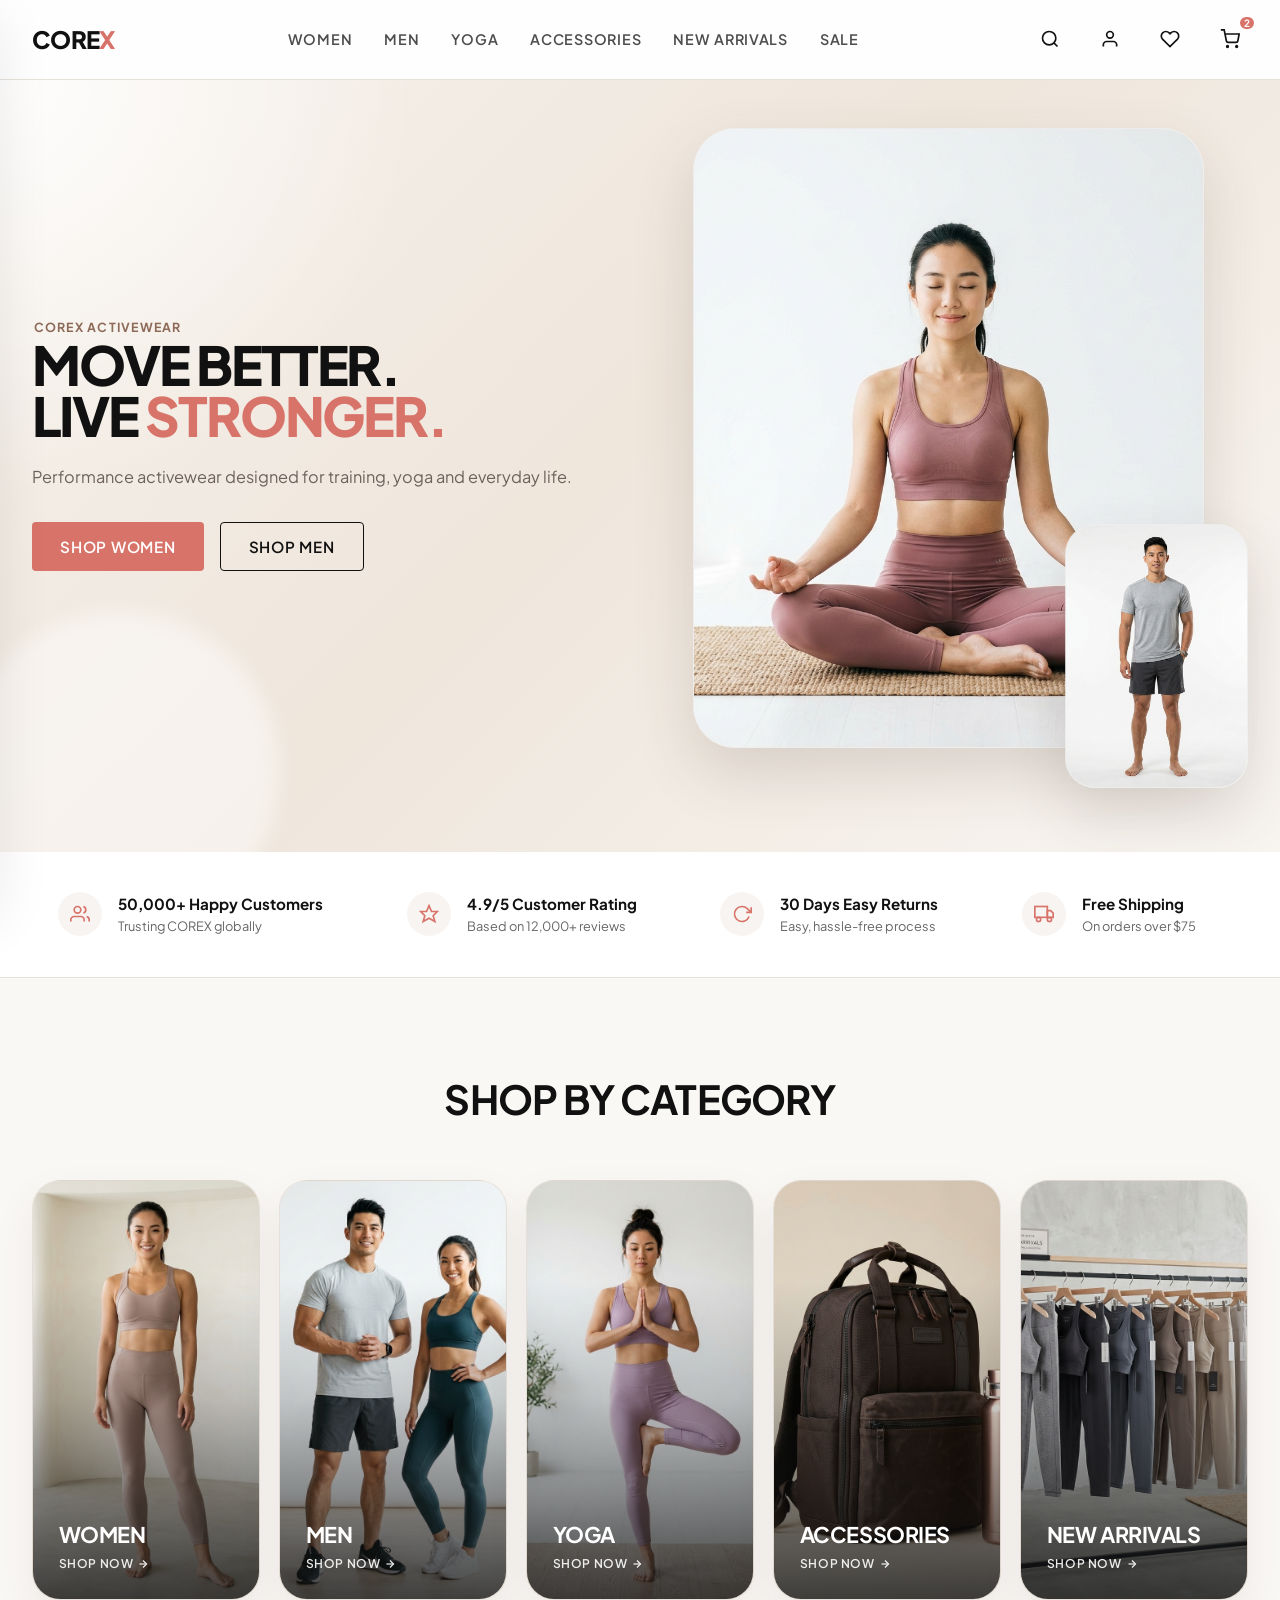
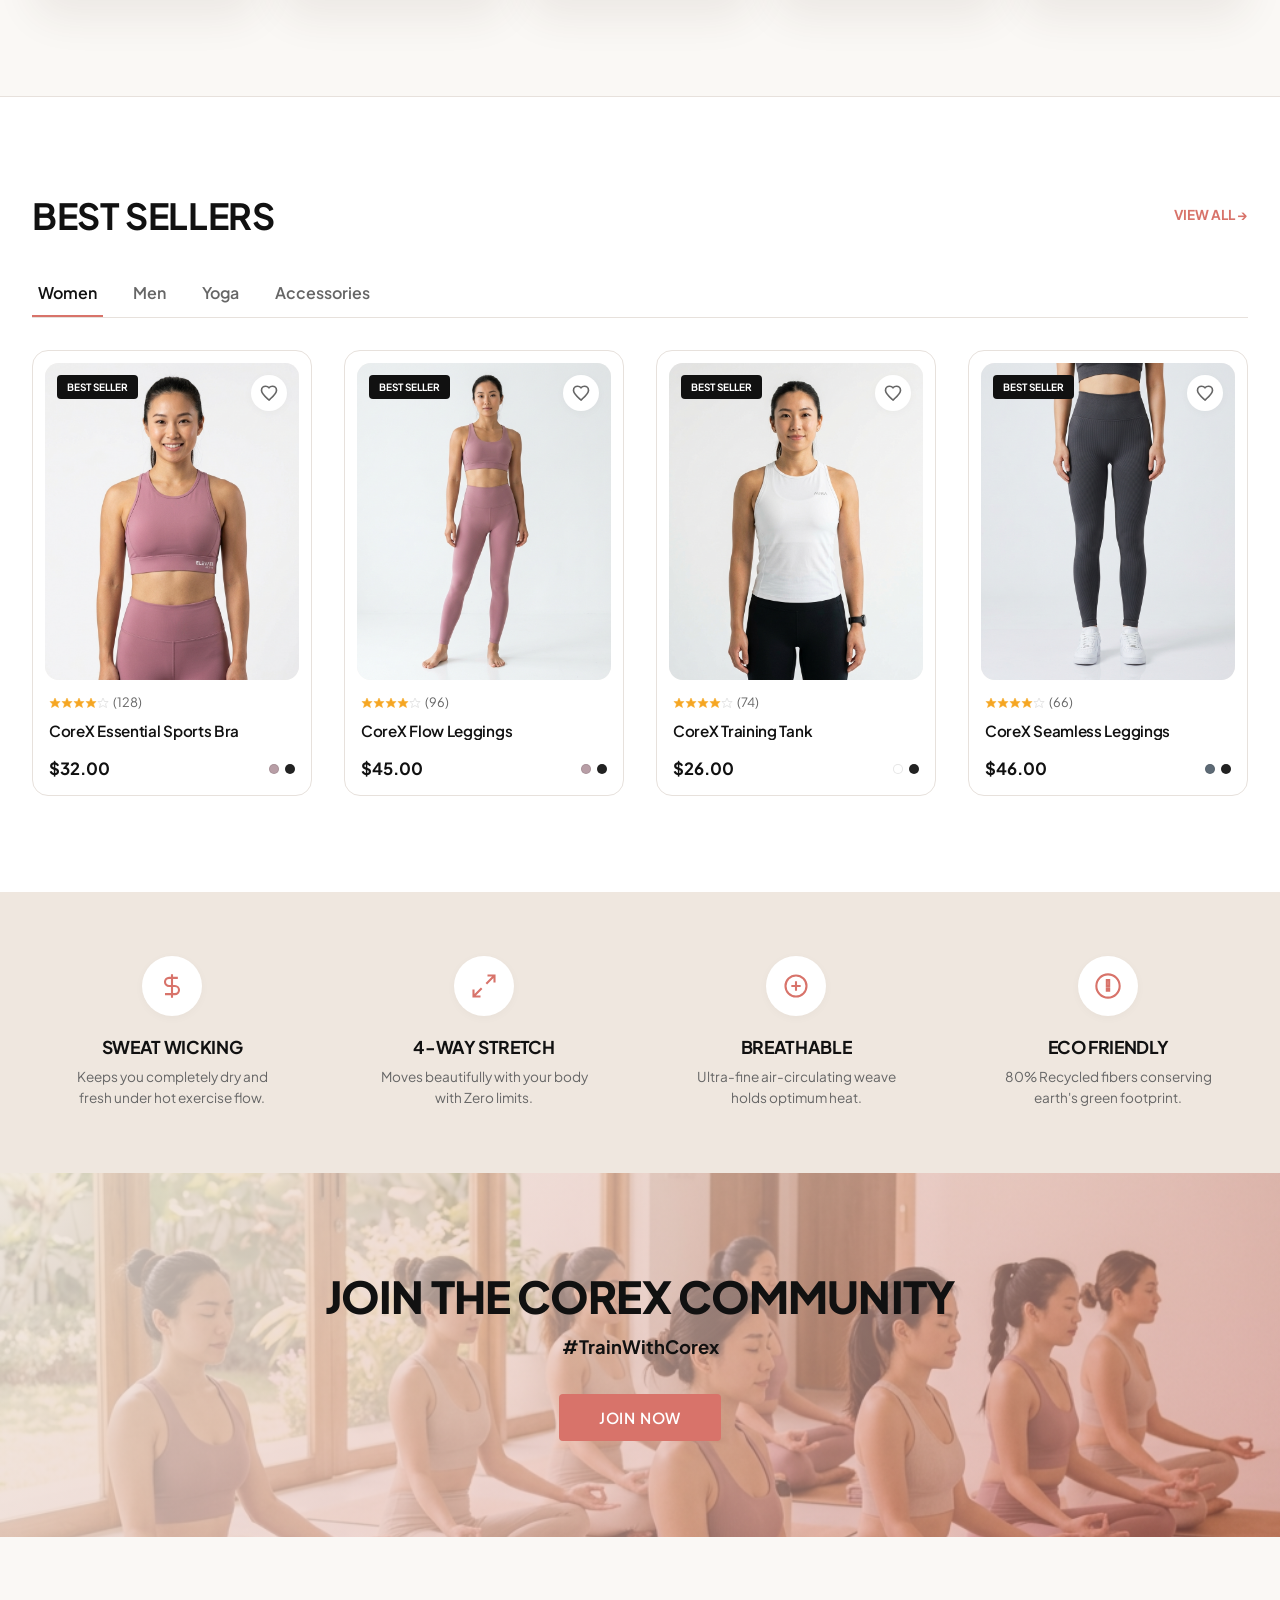
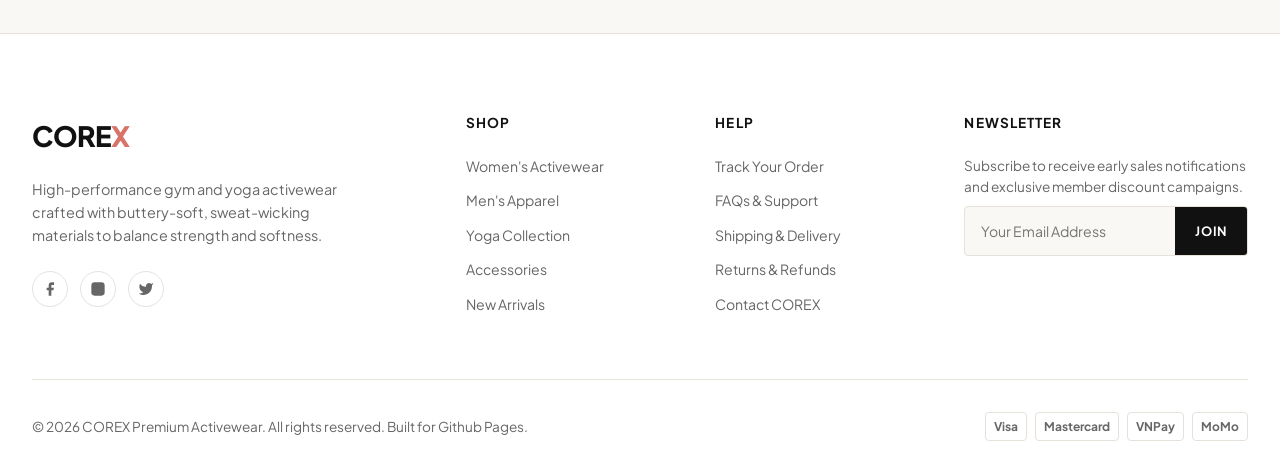
<file: Sample/corex-ecommerce/index.html>
<!DOCTYPE html>
<html lang="en">
<head>
  <meta charset="UTF-8">
  <meta name="viewport" content="width=device-width, initial-scale=1.0">
  <title>COREX | Premium Gym & Yoga Activewear</title>
  <meta name="description" content="Shop COREX activewear. Premium quality training, yoga, and gym clothing designed for performance, comfort and style.">
  <link rel="stylesheet" href="css/style.css">
</head>
<body>

  <!-- =========================================
    HEADER & NAVIGATION
  ========================================= -->
  <header>
    <div class="container header-container">
      
      <!-- Hamburger Menu for Mobile -->
      <button class="header-btn hamburger" id="hamburger-open-btn" aria-label="Open Menu">
        <svg viewBox="0 0 24 24"><line x1="3" y1="12" x2="21" y2="12"/><line x1="3" y1="6" x2="21" y2="6"/><line x1="3" y1="18" x2="21" y2="18"/></svg>
      </button>

      <!-- Logo -->
      <a href="#" onclick="navigateTo('home'); return false;" class="logo">
        CORE<span>X</span>
      </a>

      <!-- Desktop Navigation links -->
      <nav class="nav-links">
        <a href="#" onclick="navigateTo('shop', { category: 'women' }); return false;" class="nav-link" data-category="women">Women</a>
        <a href="#" onclick="navigateTo('shop', { category: 'men' }); return false;" class="nav-link" data-category="men">Men</a>
        <a href="#" onclick="navigateTo('shop', { category: 'yoga' }); return false;" class="nav-link" data-category="yoga">Yoga</a>
        <a href="#" onclick="navigateTo('shop', { category: 'accessories' }); return false;" class="nav-link" data-category="accessories">Accessories</a>
        <a href="#" onclick="navigateTo('shop', { category: 'new' }); return false;" class="nav-link" data-category="new">New Arrivals</a>
        <a href="#" onclick="navigateTo('shop', { category: 'sale' }); return false;" class="nav-link" data-category="sale">Sale</a>
      </nav>

      <!-- Action items -->
      <div class="header-actions">
        <!-- Search trigger -->
        <button class="header-btn" id="search-open-btn" aria-label="Open Search">
          <svg viewBox="0 0 24 24"><circle cx="11" cy="11" r="8"/><line x1="21" y1="21" x2="16.65" y2="16.65"/></svg>
        </button>

        <!-- Profile trigger -->
        <button class="header-btn" id="account-open-btn" aria-label="Open Account">
          <svg viewBox="0 0 24 24"><path d="M20 21v-2a4 4 0 0 0-4-4H8a4 4 0 0 0-4 4v2"/><circle cx="12" cy="7" r="4"/></svg>
        </button>

        <!-- Wishlist trigger -->
        <button class="header-btn" onclick="navigateTo('wishlist'); return false;" aria-label="Open Wishlist">
          <svg viewBox="0 0 24 24"><path d="M20.84 4.61a5.5 5.5 0 0 0-7.78 0L12 5.67l-1.06-1.06a5.5 5.5 0 0 0-7.78 7.78l1.06 1.06L12 21.23l7.78-7.78 1.06-1.06a5.5 5.5 0 0 0 0-7.78z"/></svg>
          <span class="badge-count wishlist-badge" style="display: none;">0</span>
        </button>

        <!-- Cart trigger -->
        <button class="header-btn" onclick="navigateTo('cart'); return false;" aria-label="Open Cart">
          <svg viewBox="0 0 24 24"><circle cx="9" cy="21" r="1"/><circle cx="20" cy="21" r="1"/><path d="M1 1h4l2.68 13.39a2 2 0 0 0 2 1.61h9.72a2 2 0 0 0 2-1.61L23 6H6"/></svg>
          <span class="badge-count cart-badge" style="display: none;">0</span>
        </button>
      </div>

    </div>
  </header>

  <!-- =========================================
    MAIN VIEW CONTAINER
  ========================================= -->
  <main>

    <!-- =========================================
      VIEW A: HOME PAGE
    ========================================= -->
    <section id="home-view" class="view-section active-view">
      
      <!-- Hero -->
      <div class="hero">
        <div class="container hero-shell">
          <div class="hero-content">
            <span class="hero-tagline text-uppercase">COREX ACTIVEWEAR</span>
            <h1 class="hero-title">MOVE BETTER.<br>LIVE <span class="hero-title-accent">STRONGER.</span></h1>
            <p class="hero-subtitle">Performance activewear designed for training, yoga and everyday life.</p>
            <div class="hero-buttons">
              <button class="btn btn-primary" onclick="navigateTo('shop', { category: 'women' })">Shop Women</button>
              <button class="btn btn-secondary" onclick="navigateTo('shop', { category: 'men' })">Shop Men</button>
            </div>
          </div>
          <div class="hero-visual">
            <div class="hero-visual-panel">
              <div class="hero-frame hero-frame-main">
                <img src="images/hero-woman.png" alt="Female yoga model wearing mauve activewear set, sitting in meditation pose" class="hero-image hero-image-main" onerror="this.onerror=null; this.src='images/women_10.png'">
              </div>
              <div class="hero-frame hero-frame-sub">
                <img src="images/hero-man.png" alt="Male gym model wearing grey athletic t-shirt and shorts" class="hero-image hero-image-sub" onerror="this.onerror=null; this.src='images/men_1.png'">
              </div>
            </div>
          </div>
        </div>
      </div>

      <!-- Trust Bar (Threshold changed to $75) -->
      <div class="trust-bar">
        <div class="container trust-container">
          <div class="trust-item">
            <div class="trust-icon">
              <svg viewBox="0 0 24 24"><path d="M17 21v-2a4 4 0 0 0-4-4H5a4 4 0 0 0-4 4v2"/><circle cx="9" cy="7" r="4"/><path d="M23 21v-2a4 4 0 0 0-3-3.87"/><path d="M16 3.13a4 4 0 0 1 0 7.75"/></svg>
            </div>
            <div>
              <div class="trust-title">50,000+ Happy Customers</div>
              <div class="trust-text">Trusting COREX globally</div>
            </div>
          </div>
          <div class="trust-item">
            <div class="trust-icon">
              <svg viewBox="0 0 24 24"><polygon points="12 2 15 9 22 9 17 14 19 21 12 17 5 21 7 14 2 9 9 9"/></svg>
            </div>
            <div>
              <div class="trust-title">4.9/5 Customer Rating</div>
              <div class="trust-text">Based on 12,000+ reviews</div>
            </div>
          </div>
          <div class="trust-item">
            <div class="trust-icon">
              <svg viewBox="0 0 24 24"><polyline points="23 4 23 10 17 10"/><path d="M20.49 15a9 9 0 1 1-2.12-9.36L23 10"/></svg>
            </div>
            <div>
              <div class="trust-title">30 Days Easy Returns</div>
              <div class="trust-text">Easy, hassle-free process</div>
            </div>
          </div>
          <div class="trust-item">
            <div class="trust-icon">
              <svg viewBox="0 0 24 24"><rect x="1" y="3" width="15" height="13"/><polygon points="16 8 20 8 23 11 23 16 16 16"/><circle cx="5.5" cy="18.5" r="2.5"/><circle cx="18.5" cy="18.5" r="2.5"/></svg>
            </div>
            <div>
              <div class="trust-title">Free Shipping</div>
              <div class="trust-text">On orders over $75</div>
            </div>
          </div>
        </div>
      </div>

      <!-- Shop by Category -->
      <div class="home-section">
        <div class="container">
          <div class="section-header" style="justify-content: center; text-align: center; margin-bottom: 3.5rem;">
            <div class="section-title-wrap">
              <h2 class="section-title" style="font-size: 2.5rem;">SHOP BY CATEGORY</h2>
            </div>
          </div>

          <div class="category-grid">
            <!-- Women -->
            <div class="category-card" onclick="navigateTo('shop', { category: 'women' })">
              <img src="images/category-women.png" alt="Women Activewear" class="category-img category-img-women" loading="lazy" onerror="this.onerror=null; this.src='images/women_2.png'">
              <div class="category-overlay">
                <h3 class="category-name">WOMEN</h3>
                <span class="category-link">SHOP NOW <svg viewBox="0 0 24 24"><line x1="5" y1="12" x2="19" y2="12"/><polyline points="12 5 19 12 12 19"/></svg></span>
              </div>
            </div>
            <!-- Men -->
            <div class="category-card" onclick="navigateTo('shop', { category: 'men' })">
              <img src="images/category-men.png" alt="Men Gym Gear" class="category-img category-img-men" loading="lazy" onerror="this.onerror=null; this.src='images/men_10.png'">
              <div class="category-overlay">
                <h3 class="category-name">MEN</h3>
                <span class="category-link">SHOP NOW <svg viewBox="0 0 24 24"><line x1="5" y1="12" x2="19" y2="12"/><polyline points="12 5 19 12 12 19"/></svg></span>
              </div>
            </div>
            <!-- Yoga -->
            <div class="category-card" onclick="navigateTo('shop', { category: 'yoga' })">
              <img src="images/category-yoga.png" alt="Yoga Session" class="category-img category-img-yoga" loading="lazy" onerror="this.onerror=null; this.src='images/yoga_3.png'">
              <div class="category-overlay">
                <h3 class="category-name">YOGA</h3>
                <span class="category-link">SHOP NOW <svg viewBox="0 0 24 24"><line x1="5" y1="12" x2="19" y2="12"/><polyline points="12 5 19 12 12 19"/></svg></span>
              </div>
            </div>
            <!-- Accessories -->
            <div class="category-card" onclick="navigateTo('shop', { category: 'accessories' })">
              <img src="images/category-accessories.png" alt="Premium Accessories" class="category-img" loading="lazy" onerror="this.onerror=null; this.src='images/accessories_1.png'">
              <div class="category-overlay">
                <h3 class="category-name">ACCESSORIES</h3>
                <span class="category-link">SHOP NOW <svg viewBox="0 0 24 24"><line x1="5" y1="12" x2="19" y2="12"/><polyline points="12 5 19 12 12 19"/></svg></span>
              </div>
            </div>
            <!-- New Arrivals -->
            <div class="category-card" onclick="navigateTo('shop', { category: 'new' })">
              <img src="images/category-new-arrivals.png" alt="New Arrivals" class="category-img" loading="lazy" onerror="this.onerror=null; this.src='images/new-arrivals_5.png'">
              <div class="category-overlay">
                <h3 class="category-name">NEW ARRIVALS</h3>
                <span class="category-link">SHOP NOW <svg viewBox="0 0 24 24"><line x1="5" y1="12" x2="19" y2="12"/><polyline points="12 5 19 12 12 19"/></svg></span>
              </div>
            </div>
          </div>
        </div>
      </div>

      <!-- Best Sellers Grid Section -->
      <div class="home-section" style="background-color: var(--bg-secondary); border-top:1px solid var(--border-color);">
        <div class="container">
          <div class="section-header" style="align-items: center; margin-bottom: 2rem;">
            <div class="section-title-wrap">
              <h2 class="section-title" style="font-size: 2.25rem; letter-spacing:-0.01em;">BEST SELLERS</h2>
            </div>
            <a href="#" onclick="navigateTo('shop', { category: 'best-seller' }); return false;" style="font-weight: 700; font-size: 0.85rem; text-transform: uppercase; color: var(--accent-primary); display: flex; align-items: center; gap: 4px;">VIEW ALL &rarr;</a>
          </div>

          <!-- Tabs -->
          <div class="tab-container" style="margin-bottom: 2rem;">
            <button class="tab-btn home-tab-btn active-tab" data-tab="women">Women</button>
            <button class="tab-btn home-tab-btn" data-tab="men">Men</button>
            <button class="tab-btn home-tab-btn" data-tab="yoga">Yoga</button>
            <button class="tab-btn home-tab-btn" data-tab="accessories">Accessories</button>
          </div>

          <!-- Best sellers dynamic product grid -->
          <div class="product-grid bestsellers-grid" id="bestsellers-grid"></div>
        </div>
      </div>

      <!-- Feature Bar -->
      <div class="feature-bar">
        <div class="container feature-bar-grid">
          <div class="feature-bar-item">
            <div class="feature-bar-icon">
              <svg viewBox="0 0 24 24"><path d="M12 2v20M17 5H9.5a3.5 3.5 0 0 0 0 7h5a3.5 3.5 0 0 1 0 7H6"/></svg>
            </div>
            <h3 class="feature-bar-title">SWEAT WICKING</h3>
            <p class="feature-bar-desc">Keeps you completely dry and fresh under hot exercise flow.</p>
          </div>
          <div class="feature-bar-item">
            <div class="feature-bar-icon">
              <svg viewBox="0 0 24 24"><path d="M15 3h6v6M9 21H3v-6M21 3l-7 7M3 21l7-7"/></svg>
            </div>
            <h3 class="feature-bar-title">4-WAY STRETCH</h3>
            <p class="feature-bar-desc">Moves beautifully with your body with Zero limits.</p>
          </div>
          <div class="feature-bar-item">
            <div class="feature-bar-icon">
              <svg viewBox="0 0 24 24"><path d="M12 12m-9 0a9 9 0 1 0 18 0a9 9 0 1 0 -18 0 M12 8v8M8 12h8"/></svg>
            </div>
            <h3 class="feature-bar-title">BREATHABLE</h3>
            <p class="feature-bar-desc">Ultra-fine air-circulating weave holds optimum heat.</p>
          </div>
          <div class="feature-bar-item">
            <div class="feature-bar-icon">
              <svg viewBox="0 0 24 24"><path d="M12 2a10 10 0 0 0-10 10c0 5.52 4.48 10 10 10a10 10 0 0 0 10-10A10 10 0 0 0 12 2zm1 14h-2v-2h2v2zm0-4h-2V7h2v5z"/></svg>
            </div>
            <h3 class="feature-bar-title">ECO FRIENDLY</h3>
            <p class="feature-bar-desc">80% Recycled fibers conserving earth's green footprint.</p>
          </div>
        </div>
      </div>

      <!-- Community Section -->
      <div class="community-section" style="background: linear-gradient(135deg, rgba(239, 231, 223, 0.85) 0%, rgba(216, 115, 106, 0.45) 100%), url('images/community-banner.png') center/cover no-repeat;">
        <div class="container">
          <div class="community-box">
            <h2 class="community-title" style="font-size: 2.75rem; font-weight:800; margin-bottom: 0.5rem; text-transform:uppercase;">JOIN THE COREX COMMUNITY</h2>
            <p class="community-desc" style="color:#111111; font-weight:700; font-size:1.15rem; margin-bottom: 2rem;">#TrainWithCorex</p>
            <button class="btn btn-primary" onclick="document.getElementById('account-open-btn').click()" style="padding: 14px 40px;">Join Now</button>
          </div>
        </div>
      </div>

    </section>

    <!-- =========================================
      VIEW B: PRODUCT LISTING PAGE (CATALOG)
    ========================================= -->
    <section id="shop-view" class="view-section">
      <div class="container">
        
        <div class="shop-page-wrapper">
          
          <!-- Filters Sidebar -->
          <aside class="filter-sidebar" id="filter-sidebar">
            <div class="filter-section-title" style="margin-bottom:0.5rem; display:none;" id="mobile-filter-close-wrap">
              <span>Filters</span>
              <button id="mobile-filter-close-btn" style="font-size:1.5rem;">&times;</button>
            </div>
            
            <!-- Category Filter -->
            <div class="filter-section">
              <h3 class="filter-section-title">Category</h3>
              <div class="filter-list">
                <label class="filter-checkbox-label">
                  <input type="checkbox" class="filter-checkbox" data-type="category" value="Sports Bra">
                  Sports Bras
                </label>
                <label class="filter-checkbox-label">
                  <input type="checkbox" class="filter-checkbox" data-type="category" value="Leggings">
                  Leggings
                </label>
                <label class="filter-checkbox-label">
                  <input type="checkbox" class="filter-checkbox" data-type="category" value="Tops">
                  Tops & Tees
                </label>
                <label class="filter-checkbox-label">
                  <input type="checkbox" class="filter-checkbox" data-type="category" value="Shorts">
                  Shorts
                </label>
                <label class="filter-checkbox-label">
                  <input type="checkbox" class="filter-checkbox" data-type="category" value="Hoodies">
                  Hoodies
                </label>
                <label class="filter-checkbox-label">
                  <input type="checkbox" class="filter-checkbox" data-type="category" value="Accessories">
                  Accessories
                </label>
              </div>
            </div>

            <!-- Size Filter -->
            <div class="filter-section">
              <h3 class="filter-section-title">Size</h3>
              <div class="filter-sizes-grid">
                <button class="filter-size-btn" data-size="XS">XS</button>
                <button class="filter-size-btn" data-size="S">S</button>
                <button class="filter-size-btn" data-size="M">M</button>
                <button class="filter-size-btn" data-size="L">L</button>
                <button class="filter-size-btn" data-size="XL">XL</button>
                <button class="filter-size-btn" data-size="XXL">XXL</button>
              </div>
            </div>

            <!-- Color Filter -->
            <div class="filter-section">
              <h3 class="filter-section-title">Color</h3>
              <div class="filter-colors-grid">
                <button class="filter-color-btn" data-color="Mauve" title="Mauve">
                  <span class="filter-color-dot" style="background-color: #B89EA6;"></span>
                </button>
                <button class="filter-color-btn" data-color="Black" title="Black">
                  <span class="filter-color-dot" style="background-color: #222222;"></span>
                </button>
                <button class="filter-color-btn" data-color="Off-White" title="Off-White">
                  <span class="filter-color-dot" style="background-color: #FAF5F0;"></span>
                </button>
                <button class="filter-color-btn" data-color="Soft Green" title="Soft Green">
                  <span class="filter-color-dot" style="background-color: #A6BCA9;"></span>
                </button>
                <button class="filter-color-btn" data-color="Slate Grey" title="Slate Grey">
                  <span class="filter-color-dot" style="background-color: #5D6A75;"></span>
                </button>
                <button class="filter-color-btn" data-color="Plum" title="Plum">
                  <span class="filter-color-dot" style="background-color: #5B3C46;"></span>
                </button>
              </div>
            </div>

            <!-- Price Range Filter -->
            <div class="filter-section">
              <h3 class="filter-section-title">Price Range</h3>
              <div class="price-range-wrap">
                <div class="price-range-inputs">
                  <input type="number" id="price-min" placeholder="Min" min="0">
                  <span style="color:var(--text-secondary);">-</span>
                  <input type="number" id="price-max" placeholder="Max" min="0">
                </div>
              </div>
            </div>

            <!-- Material Filter -->
            <div class="filter-section">
              <h3 class="filter-section-title">Material</h3>
              <div class="filter-list">
                <label class="filter-checkbox-label">
                  <input type="checkbox" class="filter-checkbox" data-type="material" value="Nylon">
                  Nylon Blend
                </label>
                <label class="filter-checkbox-label">
                  <input type="checkbox" class="filter-checkbox" data-type="material" value="Polyester">
                  Polyester Blend
                </label>
                <label class="filter-checkbox-label">
                  <input type="checkbox" class="filter-checkbox" data-type="material" value="Cotton">
                  Premium Cotton
                </label>
                <label class="filter-checkbox-label">
                  <input type="checkbox" class="filter-checkbox" data-type="material" value="Modal">
                  Buttery Modal
                </label>
              </div>
            </div>

          </aside>

          <!-- Catalog Grid area -->
          <div class="catalog-content">
            
            <div class="catalog-header">
              <div>
                <h2 id="shop-view-title" class="section-title">Shop All Products</h2>
                <span id="results-count" class="results-count">0 products</span>
              </div>

              <div class="catalog-actions">
                <button class="btn btn-outline mobile-filter-trigger" id="mobile-filter-open-btn" style="display:none;">
                  <svg viewBox="0 0 24 24" style="width:16px; height:16px; stroke:currentColor; stroke-width:2; fill:none;"><polygon points="22 3 2 3 10 12.46 10 19 14 21 14 12.46 22 3"/></svg>
                  Filters
                </button>

                <div class="sort-select-wrap">
                  <label for="sort-select">Sort By</label>
                  <select id="sort-select" class="sort-select">
                    <option value="featured">Featured</option>
                    <option value="price-low">Price Low to High</option>
                    <option value="price-high">Price High to Low</option>
                    <option value="rating">Best Rating</option>
                    <option value="newest">Newest</option>
                  </select>
                  <div class="sort-arrow">
                    <svg viewBox="0 0 24 24"><polyline points="6 9 12 15 18 9"/></svg>
                  </div>
                </div>
              </div>
            </div>

            <!-- Active filters pill indicator block -->
            <div class="active-filters-row" id="active-filters-row"></div>
            <div class="product-grid" id="catalog-grid"></div>

          </div>

        </div>

      </div>
    </section>

    <!-- =========================================
      VIEW C: PRODUCT DETAIL PAGE
    ========================================= -->
    <section id="detail-view" class="view-section">
      <div class="container product-detail-wrapper">
        
        <!-- Breadcrumb -->
        <div class="breadcrumb" id="detail-breadcrumb"></div>

        <div class="detail-layout">
          
          <!-- Column 1: Gallery -->
          <div class="detail-gallery">
            <div class="gallery-thumbs" id="detail-gallery-thumbs"></div>
            <div class="main-image-container" id="detail-main-img-wrap"></div>
          </div>

          <!-- Column 2: Specs & Info -->
          <div class="detail-info">
            
            <div id="detail-badge-wrap" class="detail-badge" style="display:none;"></div>
            <h1 class="detail-name" id="detail-product-name">Product Name</h1>
            
            <div class="detail-price-rating">
              <div class="detail-price-box" id="detail-price-box"></div>
              
              <div class="detail-rating">
                <div class="detail-rating-stars" id="detail-rating-stars"></div>
                <span id="detail-rating-num" style="margin-left: 4px; font-weight:700;">0.0</span>
                <span id="detail-rating-count" class="detail-rating-count">0 reviews</span>
              </div>
            </div>

            <p class="detail-desc" id="detail-desc-text">Product description will sit here.</p>

            <div class="detail-options">
              
              <!-- Color Selector -->
              <div class="detail-option-group">
                <div class="detail-option-header">
                  <span class="detail-option-label">Color</span>
                  <span class="detail-option-val" id="detail-active-color-name">Mauve</span>
                </div>
                <div class="detail-colors" id="detail-colors-wrap"></div>
              </div>

              <!-- Size Selector -->
              <div class="detail-option-group">
                <div class="detail-option-header">
                  <span class="detail-option-label">Size</span>
                  <span class="detail-option-val" id="detail-active-size-name">M</span>
                </div>
                <div class="detail-sizes" id="detail-sizes-wrap"></div>
              </div>

            </div>

            <!-- Purchase & Quantity action box -->
            <div class="purchase-row">
              <div class="stepper">
                <button class="stepper-btn" id="detail-stepper-minus">-</button>
                <span class="stepper-val" id="detail-stepper-val">1</span>
                <button class="stepper-btn" id="detail-stepper-plus">+</button>
              </div>

              <div class="detail-action-buttons" style="flex-grow:1; margin-bottom:0;">
                <button class="btn btn-primary btn-full" id="detail-add-cart-btn">Add to Cart</button>
              </div>
            </div>

            <button class="btn btn-secondary btn-full" style="margin-bottom: 12px;" id="detail-buy-now-btn">Buy It Now</button>
            <button class="btn btn-outline btn-full" id="detail-wishlist-btn">Add to Wishlist</button>

            <!-- Feature Icons row -->
            <div class="detail-feature-icons">
              <div class="detail-feat-item">
                <div class="detail-feat-icon">
                  <svg viewBox="0 0 24 24"><path d="M12 2v20M17 5H9.5a3.5 3.5 0 0 0 0 7h5a3.5 3.5 0 0 1 0 7H6"/></svg>
                </div>
                <span class="detail-feat-label">Wicking</span>
              </div>
              <div class="detail-feat-item">
                <div class="detail-feat-icon">
                  <svg viewBox="0 0 24 24"><path d="M15 3h6v6M9 21H3v-6M21 3l-7 7M3 21l7-7"/></svg>
                </div>
                <span class="detail-feat-label">4-Way Stretch</span>
              </div>
              <div class="detail-feat-item">
                <div class="detail-feat-icon">
                  <svg viewBox="0 0 24 24"><path d="M12 12m-9 0a9 9 0 1 0 18 0a9 9 0 1 0 -18 0"/></svg>
                </div>
                <span class="detail-feat-label">Breathable</span>
              </div>
              <div class="detail-feat-item">
                <div class="detail-feat-icon">
                  <svg viewBox="0 0 24 24"><path d="M12 2a10 10 0 0 0-10 10c0 5.52 4.48 10 10 10a10 10 0 0 0 10-10"/></svg>
                </div>
                <span class="detail-feat-label">Eco Friendly</span>
              </div>
            </div>

            <!-- Tabs: Description, Sizing, Shipping & Reviews -->
            <div class="detail-tabs">
              <div class="detail-tabs-header">
                <button class="detail-tab-btn active" data-tab="desc">Description</button>
                <button class="detail-tab-btn" data-tab="size">Size Guide</button>
                <button class="detail-tab-btn" data-tab="shipping">Shipping</button>
                <button class="detail-tab-btn" data-tab="reviews">Reviews</button>
              </div>

              <div class="detail-tab-content active" id="tab-content-desc">
                <p>Designed with performance activewear fabric that fits closer to body curves, balancing soft training focus with structured gym support.</p>
                <br>
                <ul>
                  <li><strong>Composition:</strong> <span id="detail-spec-material">Fabric details</span></li>
                  <li><strong>Support level:</strong> Ideal for running, gym and yoga workouts.</li>
                  <li><strong>Washing instructions:</strong> Machine wash cold, hang dry for long-lasting elastic recovery.</li>
                </ul>
              </div>

              <div class="detail-tab-content" id="tab-content-size">
                <p>Fit parameters in inches. Fits true to standard activewear sizing.</p>
                <table class="size-table">
                  <thead>
                    <tr>
                      <th>Size</th>
                      <th>Bust</th>
                      <th>Waist</th>
                      <th>Hips</th>
                    </tr>
                  </thead>
                  <tbody>
                    <tr>
                      <td>XS</td>
                      <td>30-32</td>
                      <td>24-26</td>
                      <td>34-36</td>
                    </tr>
                    <tr>
                      <td>S</td>
                      <td>32-34</td>
                      <td>26-28</td>
                      <td>36-38</td>
                    </tr>
                    <tr>
                      <td>M</td>
                      <td>34-36</td>
                      <td>28-30</td>
                      <td>38-40</td>
                    </tr>
                    <tr>
                      <td>L</td>
                      <td>36-38</td>
                      <td>30-32</td>
                      <td>40-42</td>
                    </tr>
                    <tr>
                      <td>XL</td>
                      <td>38-40</td>
                      <td>32-34</td>
                      <td>42-44</td>
                    </tr>
                  </tbody>
                </table>
              </div>

              <div class="detail-tab-content" id="tab-content-shipping">
                <p><strong>Shipping Policy:</strong></p>
                <p>Standard delivery takes 3-5 business days. Express shipping delivery takes 1-2 business days. Free standard shipping applies to all orders above $75.</p>
                <br>
                <p><strong>Returns:</strong></p>
                <p>We accept clean, unworn returns within 30 days of purchase. Return shipping labels are generated automatically through your online account panel.</p>
              </div>

              <div class="detail-tab-content" id="tab-content-reviews">
                <!-- Customer review cards rendered here dynamically -->
              </div>
            </div>

          </div>

        </div>

        <!-- Recommended / You May Also Like Section -->
        <div class="home-section" style="border-top: 1px solid var(--border-color); margin-top: 5rem; padding-bottom: 0;">
          <h2 class="section-title" style="margin-bottom: 2.5rem; text-align: center;">You May Also Like</h2>
          <div class="product-grid" id="recommended-grid"></div>
        </div>

      </div>
    </section>

    <!-- =========================================
      VIEW D: CART VIEW
    ========================================= -->
    <section id="cart-view" class="view-section">
      <div class="container cart-view-container">
        
        <h2 class="section-title" style="margin-bottom: 2.5rem;">YOUR CART</h2>

        <!-- Cart View layout grid -->
        <div class="cart-layout" id="cart-main-layout">
          
          <!-- Left items table (Now renders table headers dynamically) -->
          <div class="cart-items-table" id="cart-items-list"></div>

          <!-- Right order totals summary card -->
          <div class="cart-summary-card" id="cart-summary-box"></div>

        </div>

        <!-- Empty Cart message -->
        <div class="empty-cart-state" id="cart-empty-state" style="display:none;">
          <svg viewBox="0 0 24 24"><circle cx="9" cy="21" r="1"/><circle cx="20" cy="21" r="1"/><path d="M1 1h4l2.68 13.39a2 2 0 0 0 2 1.61h9.72a2 2 0 0 0 2-1.61L23 6H6"/></svg>
          <h2>Your Cart is Empty</h2>
          <p>You haven't added any premium COREX items to your cart yet.</p>
          <button class="btn btn-primary" onclick="navigateTo('shop')">Start Shopping</button>
        </div>

      </div>
    </section>

    <!-- =========================================
      VIEW E: CHECKOUT VIEW
    ========================================= -->
    <section id="checkout-view" class="view-section">
      <div class="container checkout-view-container">
        
        <!-- Step Indicator -->
        <div class="step-indicator">
          <div class="step-item completed">
            <span class="step-num">✓</span>
            <span>Cart</span>
          </div>
          <div class="step-line"></div>
          <div class="step-item active">
            <span class="step-num">2</span>
            <span>Shipping</span>
          </div>
          <div class="step-line"></div>
          <div class="step-item">
            <span class="step-num">3</span>
            <span>Payment</span>
          </div>
          <div class="step-line"></div>
          <div class="step-item">
            <span class="step-num">4</span>
            <span>Complete</span>
          </div>
        </div>

        <div class="checkout-layout">
          
          <!-- Left: Checkout Forms -->
          <div class="checkout-form-container">
            
            <!-- Shipping Form -->
            <div>
              <h3 class="checkout-block-title">SHIPPING INFORMATION</h3>
              <form class="form-grid">
                <div class="form-group form-grid-full">
                  <label for="checkout-name">Full Name</label>
                  <input type="text" id="checkout-name" placeholder="Minh Tâm" value="Minh Tâm">
                </div>
                <div class="form-group">
                  <label for="checkout-phone">Phone Number</label>
                  <input type="tel" id="checkout-phone" placeholder="0123 456 789" value="0123 456 789">
                </div>
                <div class="form-group">
                  <label for="checkout-email">Email Address</label>
                  <input type="email" id="checkout-email" placeholder="minhtam@email.com" value="minhtam@email.com">
                </div>
                <div class="form-group form-grid-full">
                  <label for="checkout-address">Delivery Address</label>
                  <input type="text" id="checkout-address" placeholder="123 Nguyễn Huệ, Quận 1" value="123 Nguyễn Huệ, Quận 1">
                </div>
                <div class="form-group">
                  <label for="checkout-city">City / Province</label>
                  <input type="text" id="checkout-city" placeholder="Hồ Chí Minh" value="Hồ Chí Minh">
                </div>
                <div class="form-group">
                  <label for="checkout-district">District</label>
                  <input type="text" id="checkout-district" placeholder="Quận 1" value="Quận 1">
                </div>
              </form>
            </div>

            <!-- Shipping Methods -->
            <div>
              <h3 class="checkout-block-title">SHIPPING METHOD</h3>
              <div class="method-grid">
                <div class="method-card active" data-ship="standard">
                  <input type="radio" name="shipping-method" class="method-radio" checked>
                  <div class="method-details">
                    <span class="method-name">Standard Shipping (3-5 days)</span>
                    <span class="method-desc">Free for orders above $75.</span>
                  </div>
                  <span class="method-price">Free</span>
                </div>
                <div class="method-card" data-ship="express">
                  <input type="radio" name="shipping-method" class="method-radio">
                  <div class="method-details">
                    <span class="method-name">Express Shipping (1-2 days)</span>
                    <span class="method-desc">Deliveries within 1-2 business days.</span>
                  </div>
                  <span class="method-price">$5.00</span>
                </div>
              </div>
            </div>

            <!-- Payment Methods (With mockup badges) -->
            <div>
              <h3 class="checkout-block-title">PAYMENT METHOD</h3>
              <div class="method-grid">
                <div class="method-card active" data-payment="cod">
                  <input type="radio" name="payment-method" class="method-radio" checked>
                  <div class="method-details">
                    <span class="method-name">Cash on Delivery</span>
                    <span class="method-desc">Pay with cash when your package is delivered.</span>
                  </div>
                </div>
                <div class="method-card" data-payment="vnpay">
                  <input type="radio" name="payment-method" class="method-radio">
                  <div class="method-details">
                    <span class="method-name">VNPay</span>
                    <span class="method-desc">Pay securely using VNPay gateway.</span>
                  </div>
                  <span class="payment-badge-logo vnpay">VNPay</span>
                </div>
                <div class="method-card" data-payment="momo">
                  <input type="radio" name="payment-method" class="method-radio">
                  <div class="method-details">
                    <span class="method-name">MoMo</span>
                    <span class="method-desc">Scan QR code instantly to pay.</span>
                  </div>
                  <span class="payment-badge-logo momo">MoMo</span>
                </div>
                <div class="method-card" data-payment="zalopay">
                  <input type="radio" name="payment-method" class="method-radio">
                  <div class="method-details">
                    <span class="method-name">ZaloPay</span>
                    <span class="method-desc">Pay with ZaloPay balance.</span>
                  </div>
                  <span class="payment-badge-logo zalopay">ZaloPay</span>
                </div>
                <div class="method-card" data-payment="card">
                  <input type="radio" name="payment-method" class="method-radio">
                  <div class="method-details">
                    <span class="method-name">Credit / Debit Card</span>
                    <span class="method-desc">Visa, Mastercard, JCB processed securely.</span>
                  </div>
                  <span class="payment-badge-logo cards">Visa/MC</span>
                </div>
              </div>
            </div>

          </div>

          <!-- Right: Order Summaries -->
          <div class="checkout-summary-box">
            <h3 class="summary-card-title" style="margin-bottom:1.5rem; padding-bottom: 0; border: none; font-size:1.1rem; text-transform:uppercase;">Order Summary</h3>
            <div class="checkout-summary-items" id="checkout-summary-items"></div>

            <div style="border-top: 1px solid var(--border-color); padding-top: 1.5rem; margin-top: 1.5rem;">
              <div class="summary-row">
                <span>Subtotal</span>
                <span id="checkout-subtotal">$0.00</span>
              </div>
              <div class="summary-row" id="checkout-discount-row" style="display:none; color:var(--accent-primary);">
                <span>Discount</span>
                <span id="checkout-discount">-$0.00</span>
              </div>
              <div class="summary-row">
                <span>Shipping</span>
                <span id="checkout-shipping">$0.00</span>
              </div>
              <div class="summary-row total-row" style="margin-bottom:2rem;">
                <span>Total</span>
                <span id="checkout-total">$0.00</span>
              </div>
              
              <button class="btn btn-primary btn-full" id="place-order-btn">Place Order</button>
              <button class="btn btn-link btn-full" style="margin-top:1rem; text-align:center;" onclick="navigateTo('cart')">Return to Cart</button>
            </div>

          </div>

        </div>

      </div>
    </section>

    <!-- =========================================
      VIEW F: WISHLIST VIEW
    ========================================= -->
    <section id="wishlist-view" class="view-section">
      <div class="container wishlist-view-container">
        
        <h2 class="section-title" style="margin-bottom: 2.5rem; text-align: center;">YOUR WISHLIST</h2>

        <div class="product-grid" id="wishlist-grid"></div>

        <div class="wishlist-empty-state" id="wishlist-empty-state" style="display:none;">
          <svg viewBox="0 0 24 24"><path d="M20.84 4.61a5.5 5.5 0 0 0-7.78 0L12 5.67l-1.06-1.06a5.5 5.5 0 0 0-7.78 7.78l1.06 1.06L12 21.23l7.78-7.78 1.06-1.06a5.5 5.5 0 0 0 0-7.78z"/></svg>
          <h2>Your Wishlist is Empty</h2>
          <p>Tap the heart icon on any product card to save your favorite workout gears here.</p>
          <button class="btn btn-primary" onclick="navigateTo('shop')">Explore Catalog</button>
        </div>

      </div>
    </section>

    <!-- =========================================
      VIEW G: ORDER SUCCESS VIEW
    ========================================= -->
    <section id="success-view" class="view-section">
      <div class="container success-view">
        <div class="success-icon">
          <svg viewBox="0 0 24 24"><polyline points="20 6 9 17 4 12"/></svg>
        </div>
        <h2 class="success-title">Order Confirmed!</h2>
        <p class="success-subtitle">Thank you for your purchase. Your workout gear is preparing for shipping and will be sent shortly.</p>

        <div class="order-details-box">
          <div class="order-detail-row">
            <span class="order-detail-label">Order Code:</span>
            <span class="order-detail-val" id="success-order-id">CRX-XXXXXX</span>
          </div>
          <div class="order-detail-row">
            <span class="order-detail-label">Order Date:</span>
            <span class="order-detail-val" id="success-order-date">Month Date, Year</span>
          </div>
          <div class="order-detail-row">
            <span class="order-detail-label">Payment Method:</span>
            <span class="order-detail-val" id="success-order-payment">COD</span>
          </div>
          <div class="order-detail-row">
            <span class="order-detail-label">Amount Paid:</span>
            <span class="order-detail-val" id="success-order-total" style="color:var(--accent-primary); font-size:1.1rem;">$0.00</span>
          </div>
        </div>

        <button class="btn btn-primary" onclick="navigateTo('home')">Return to Home</button>
        <button class="btn btn-secondary" onclick="navigateTo('shop')">Continue Shopping</button>
      </div>
    </section>

  </main>

  <!-- =========================================
    SEARCH OVERLAY SYSTEM
  ========================================= -->
  <div class="search-overlay" id="search-overlay">
    <div class="search-overlay-container">
      
      <div class="search-header-row">
        <button class="close-search-btn" id="search-close-btn">
          <svg viewBox="0 0 24 24"><line x1="18" y1="6" x2="6" y2="18"/><line x1="6" y1="6" x2="18" y2="18"/></svg>
          Close
        </button>
      </div>

      <div class="search-input-wrap">
        <svg viewBox="0 0 24 24"><circle cx="11" cy="11" r="8"/><line x1="21" y1="21" x2="16.65" y2="16.65"/></svg>
        <input type="text" id="search-input-field" class="search-input-field" placeholder="Search sports bra, leggings...">
      </div>

      <h3 class="search-results-title" id="search-results-count">Type to search...</h3>
      <div class="search-results-grid" id="search-results-grid"></div>

    </div>
  </div>

  <!-- =========================================
    ACCOUNT AUTH MODAL SYSTEM
  ========================================= -->
  <div class="modal-overlay" id="auth-modal-overlay">
    <div class="auth-modal-card">
      <button class="close-modal-btn" id="auth-close-btn" aria-label="Close Modal">
        <svg viewBox="0 0 24 24"><line x1="18" y1="6" x2="6" y2="18"/><line x1="6" y1="6" x2="18" y2="18"/></svg>
      </button>
      
      <div id="auth-card-content"></div>
    </div>
  </div>

  <!-- =========================================
    MOBILE HAMBURWER DRAWER SYSTEM
  ========================================= -->
  <div class="mobile-drawer-overlay" id="mobile-drawer-overlay"></div>
  <div class="mobile-drawer" id="mobile-drawer">
    <div class="mobile-drawer-header">
      <span class="logo">CORE<span>X</span></span>
      <button class="header-btn" id="hamburger-close-btn" aria-label="Close Menu">
        <svg viewBox="0 0 24 24"><line x1="18" y1="6" x2="6" y2="18"/><line x1="6" y1="6" x2="18" y2="18"/></svg>
      </button>
    </div>
    
    <nav class="mobile-nav-links">
      <a href="#" onclick="navigateTo('shop', { category: 'women' }); return false;" class="mobile-nav-link">Women</a>
      <a href="#" onclick="navigateTo('shop', { category: 'men' }); return false;" class="mobile-nav-link">Men</a>
      <a href="#" onclick="navigateTo('shop', { category: 'yoga' }); return false;" class="mobile-nav-link">Yoga</a>
      <a href="#" onclick="navigateTo('shop', { category: 'accessories' }); return false;" class="mobile-nav-link">Accessories</a>
      <a href="#" onclick="navigateTo('shop', { category: 'new' }); return false;" class="mobile-nav-link">New Arrivals</a>
      <a href="#" onclick="navigateTo('shop', { category: 'sale' }); return false;" class="mobile-nav-link">Sale</a>
    </nav>
  </div>

  <!-- =========================================
    TOAST PANEL
  ========================================= -->
  <div class="toast-container" id="toast-container"></div>

  <!-- =========================================
    FOOTER SECTION
  ========================================= -->
  <footer>
    <div class="container">
      
      <div class="footer-grid">
        
        <div>
          <a href="#" onclick="navigateTo('home'); return false;" class="footer-logo">
            CORE<span>X</span>
          </a>
          <p class="footer-desc">High-performance gym and yoga activewear crafted with buttery-soft, sweat-wicking materials to balance strength and softness.</p>
          <div class="footer-socials">
            <a href="#" class="social-link" aria-label="Facebook">
              <svg viewBox="0 0 24 24"><path d="M18 2h-3a5 5 0 0 0-5 5v3H7v4h3v8h4v-8h3l1-4h-4V7a1 1 0 0 1 1-1h3z"/></svg>
            </a>
            <a href="#" class="social-link" aria-label="Instagram">
              <svg viewBox="0 0 24 24"><rect x="2" y="2" width="20" height="20" rx="5" ry="5"/><path d="M16 11.37A4 4 0 1 1 12.63 8 4 4 0 0 1 16 11.37z"/><line x1="17.5" y1="6.5" x2="17.51" y2="6.5"/></svg>
            </a>
            <a href="#" class="social-link" aria-label="Twitter">
              <svg viewBox="0 0 24 24"><path d="M23 3a10.9 10.9 0 0 1-3.14 1.53 4.48 4.48 0 0 0-7.86 3v1A10.66 10.66 0 0 1 3 4s-4 9 5 13a11.64 11.64 0 0 1-7 2c9 5 20 0 20-11.5a4.5 4.5 0 0 0-.08-.83A7.72 7.72 0 0 0 23 3z"/></svg>
            </a>
          </div>
        </div>

        <div>
          <h4 class="footer-title">Shop</h4>
          <div class="footer-links">
            <a href="#" onclick="navigateTo('shop', { category: 'women' }); return false;" class="footer-link">Women's Activewear</a>
            <a href="#" onclick="navigateTo('shop', { category: 'men' }); return false;" class="footer-link">Men's Apparel</a>
            <a href="#" onclick="navigateTo('shop', { category: 'yoga' }); return false;" class="footer-link">Yoga Collection</a>
            <a href="#" onclick="navigateTo('shop', { category: 'accessories' }); return false;" class="footer-link">Accessories</a>
            <a href="#" onclick="navigateTo('shop', { category: 'new' }); return false;" class="footer-link">New Arrivals</a>
          </div>
        </div>

        <div>
          <h4 class="footer-title">Help</h4>
          <div class="footer-links">
            <a href="#" class="footer-link">Track Your Order</a>
            <a href="#" class="footer-link">FAQs & Support</a>
            <a href="#" class="footer-link">Shipping & Delivery</a>
            <a href="#" class="footer-link">Returns & Refunds</a>
            <a href="#" class="footer-link">Contact COREX</a>
          </div>
        </div>

        <div>
          <h4 class="footer-title">Newsletter</h4>
          <p class="newsletter-desc">Subscribe to receive early sales notifications and exclusive member discount campaigns.</p>
          <form class="newsletter-form" onsubmit="event.preventDefault(); showToast('Subscribed to newsletter!', 'success'); this.reset();">
            <div class="newsletter-input-wrap">
              <input type="email" placeholder="Your Email Address" required class="newsletter-input">
              <button type="submit" class="newsletter-btn">Join</button>
            </div>
          </form>
        </div>

      </div>

      <div class="footer-bottom">
        <span class="copyright">&copy; 2026 COREX Premium Activewear. All rights reserved. Built for Github Pages.</span>
        <div class="footer-payments">
          <span style="font-size: 0.75rem; color: var(--text-secondary); font-weight:700; border: 1px solid var(--border-color); padding: 4px 8px; border-radius: var(--radius-sm);">Visa</span>
          <span style="font-size: 0.75rem; color: var(--text-secondary); font-weight:700; border: 1px solid var(--border-color); padding: 4px 8px; border-radius: var(--radius-sm);">Mastercard</span>
          <span style="font-size: 0.75rem; color: var(--text-secondary); font-weight:700; border: 1px solid var(--border-color); padding: 4px 8px; border-radius: var(--radius-sm);">VNPay</span>
          <span style="font-size: 0.75rem; color: var(--text-secondary); font-weight:700; border: 1px solid var(--border-color); padding: 4px 8px; border-radius: var(--radius-sm);">MoMo</span>
        </div>
      </div>

    </div>
  </footer>

  <script src="js/app.js"></script>
</body>
</html>
</file>
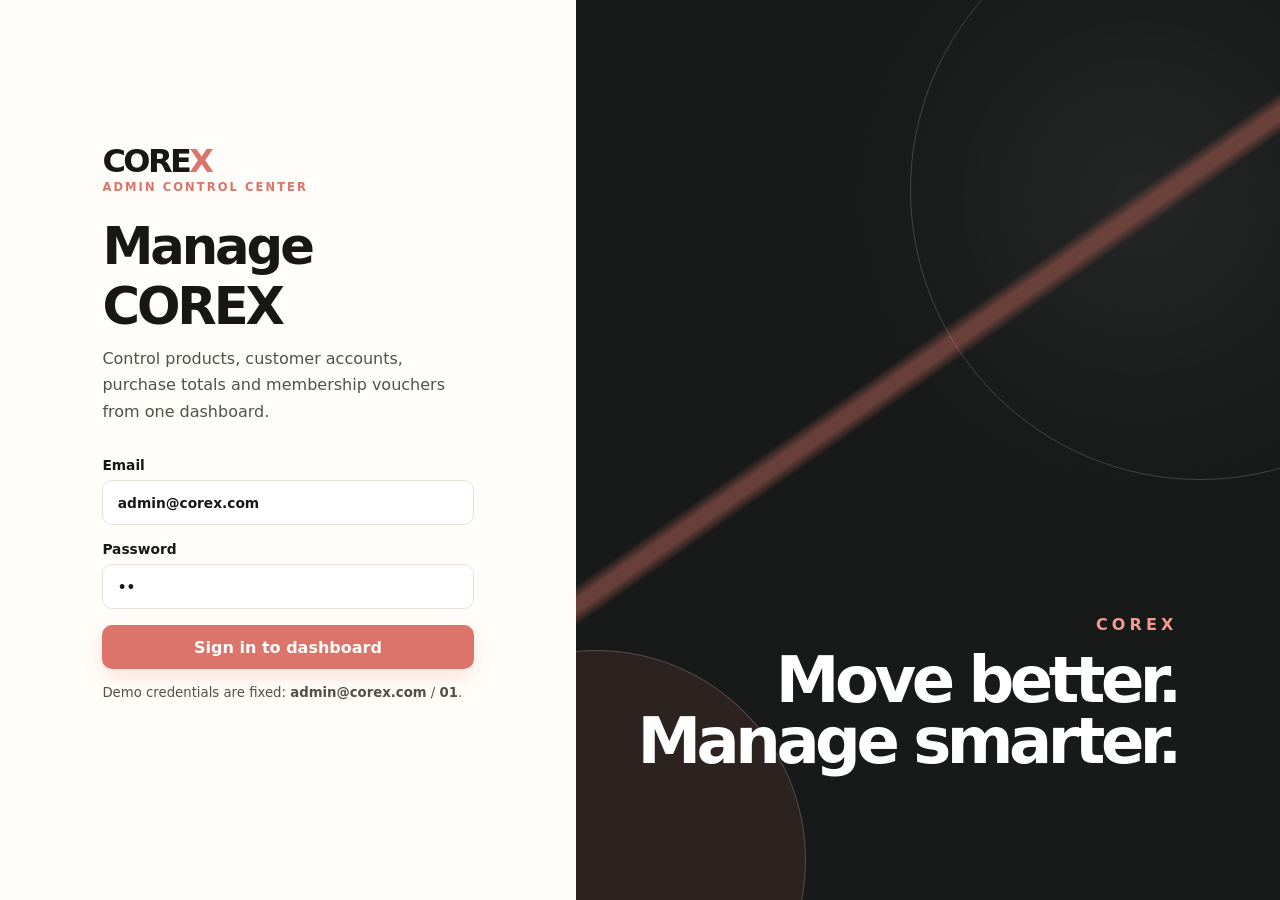
<file: admin.html>
<!DOCTYPE html>
<html lang="en">
<head>
  <meta charset="UTF-8">
  <meta name="viewport" content="width=device-width, initial-scale=1.0">
  <title>COREX Admin Dashboard</title>
  <meta name="description" content="COREX admin dashboard for MockAPI product and customer management.">
  <link rel="stylesheet" href="css/admin.css">
</head>
<body class="admin-body">
  <div id="admin-login-screen" class="admin-login-screen">
    <section class="login-panel" aria-labelledby="admin-login-title">
      <a href="index.html#home" target="_top" class="admin-brand" aria-label="Return to COREX store">CORE<span>X</span></a>
      <p class="eyebrow">ADMIN CONTROL CENTER</p>
      <h1 id="admin-login-title">Manage COREX</h1>
      <p class="login-copy">Control products, customer accounts, purchase totals and membership vouchers from one dashboard.</p>
      <form id="admin-login-form" class="admin-login-form">
        <label>
          Email
          <input id="admin-email" type="email" value="admin@corex.com" autocomplete="username" required>
        </label>
        <label>
          Password
          <input id="admin-password" type="password" value="01" autocomplete="current-password" required>
        </label>
        <button class="primary-btn" type="submit">Sign in to dashboard</button>
      </form>
      <p class="demo-note">Demo credentials are fixed: <strong>admin@corex.com</strong> / <strong>01</strong>.</p>
      <p id="admin-login-error" class="form-alert" role="alert"></p>
    </section>
    <aside class="login-art" aria-hidden="true">
      <div class="login-orb orb-one"></div>
      <div class="login-orb orb-two"></div>
      <div class="login-art-copy">
        <span>COREX</span>
        <strong>Move better.<br>Manage smarter.</strong>
      </div>
    </aside>
  </div>

  <div id="admin-dashboard" class="admin-dashboard" hidden>
    <aside class="admin-sidebar">
      <div>
        <a href="index.html#home" target="_top" class="admin-brand sidebar-brand">CORE<span>X</span></a>
        <p class="sidebar-caption">ADMIN CONTROL CENTER</p>
      </div>
      <nav class="admin-nav" aria-label="Admin navigation">
        <button class="admin-nav-btn active" data-admin-tab="overview"><span>◫</span> Overview</button>
        <button class="admin-nav-btn" data-admin-tab="products"><span>◈</span> Products</button>
        <button class="admin-nav-btn" data-admin-tab="users"><span>◎</span> Accounts</button>
        <button class="admin-nav-btn" data-admin-tab="orders"><span>▤</span> Orders</button>
        <button class="admin-nav-btn" data-admin-tab="memberships"><span>◇</span> Memberships</button>
      </nav>
      <div class="sidebar-footer">
        <a class="store-link" href="index.html">← View storefront</a>
        <button id="admin-logout-btn" class="text-btn">Sign out</button>
      </div>
    </aside>

    <main class="admin-main">
      <header class="admin-topbar">
        <div>
          <p class="eyebrow">COREX OPERATIONS</p>
          <h1 id="admin-page-title">Dashboard overview</h1>
        </div>
        <div class="topbar-actions">
          <button id="back-to-dashboard-btn" class="outline-btn">← Back to dashboard</button>
          <span id="api-status" class="api-status">Checking MockAPI…</span>
          <button id="refresh-data-btn" class="outline-btn">↻ Refresh</button>
        </div>
      </header>

      <section id="overview-panel" class="admin-panel active" data-panel="overview">
        <div class="metric-grid">
          <article class="metric-card"><span class="metric-label">Products</span><strong id="metric-products">0</strong><small>MockAPI product records</small></article>
          <article class="metric-card"><span class="metric-label">Customer accounts</span><strong id="metric-users">0</strong><small>Excludes admin accounts</small></article>
          <article class="metric-card"><span class="metric-label">Customer spending</span><strong id="metric-spend">0 ₫</strong><small>Total customer value</small></article>
          <article class="metric-card"><span class="metric-label">Active Platinum</span><strong id="metric-platinum">0</strong><small>15% voucher tier</small></article>
        </div>

        <div class="dashboard-grid">
          <section class="surface-card">
            <div class="surface-heading">
              <div><p class="eyebrow">CATALOG</p><h2>MockAPI synchronization</h2></div>
              <button id="seed-catalog-btn" class="primary-btn small-btn">Seed missing catalog</button>
            </div>
            <p class="surface-copy">If the <code>Product</code> resource is empty, this pushes the local COREX catalog to MockAPI. Existing API records are not overwritten by this action.</p>
            <div class="sync-summary">
              <div><span>Product endpoint</span><strong id="endpoint-products">/Product</strong></div>
              <div><span>User endpoint</span><strong id="endpoint-users">/users</strong></div>
            </div>
          </section>
          <section class="surface-card">
            <div class="surface-heading">
              <div><p class="eyebrow">VOUCHERS</p><h2>Tier policy</h2></div>
            </div>
            <div id="tier-policy-list" class="tier-policy-list"></div>
          </section>
        </div>

        <section class="surface-card table-card">
          <div class="surface-heading"><div><p class="eyebrow">RECENT ACCOUNTS</p><h2>Newest customer registrations</h2></div><button class="text-btn" data-jump-tab="users">View all accounts →</button></div>
          <div class="responsive-table"><table><thead><tr><th>Customer</th><th>Role</th><th>Total purchases</th><th>Applied voucher</th><th>Created</th></tr></thead><tbody id="recent-users-table"></tbody></table></div>
        </section>
      </section>

      <section id="products-panel" class="admin-panel" data-panel="products">
        <div class="section-toolbar">
          <div class="toolbar-search"><input id="product-search" type="search" placeholder="Search product name, category or tag"></div>
          <div class="toolbar-actions"><button id="sync-products-btn" class="outline-btn">Sync missing local products</button><button id="new-product-btn" class="primary-btn">+ Add product</button></div>
        </div>
        <section class="surface-card table-card">
          <div class="responsive-table"><table class="admin-table"><thead><tr><th>Product</th><th>Collection</th><th>Price</th><th>Stock</th><th>Sold</th><th>Labels</th><th>Actions</th></tr></thead><tbody id="products-table"></tbody></table></div>
        </section>
      </section>

      <section id="users-panel" class="admin-panel" data-panel="users">
        <div class="section-toolbar">
          <div class="toolbar-search"><input id="user-search" type="search" placeholder="Search name, email or role"></div>
          <div class="toolbar-actions"><button id="new-user-btn" class="primary-btn">+ Add account</button></div>
        </div>
        <section class="surface-card table-card">
          <div class="responsive-table"><table class="admin-table"><thead><tr><th>Account</th><th>Role</th><th>Orders</th><th>Total purchases</th><th>Tier / voucher</th><th>Actions</th></tr></thead><tbody id="users-table"></tbody></table></div>
        </section>
      </section>

      <section id="orders-panel" class="admin-panel" data-panel="orders">
        <div class="section-toolbar">
          <div class="toolbar-search"><input id="order-search" type="search" placeholder="Search order ID, customer or product"></div>
          <div class="toolbar-actions">
            <select id="order-status-filter" class="admin-select" aria-label="Filter orders by status">
              <option value="all">All statuses</option>
              <option value="pending">Pending</option>
              <option value="confirmed">Confirmed</option>
              <option value="shipping">Shipping</option>
              <option value="completed">Completed</option>
              <option value="cancelled">Cancelled</option>
            </select>
          </div>
        </div>
        <section class="surface-card table-card">
          <div class="responsive-table"><table class="admin-table"><thead><tr><th>Order / customer</th><th>Items</th><th>Delivery</th><th>Total</th><th>Payment</th><th>Status</th><th>Action</th></tr></thead><tbody id="orders-table"></tbody></table></div>
        </section>
      </section>

      <section id="memberships-panel" class="admin-panel" data-panel="memberships">
        <div class="section-toolbar">
          <div><p class="eyebrow">CUSTOMER RETENTION</p><h2>Membership and voucher eligibility</h2></div>
          <div class="toolbar-actions"><button id="apply-vouchers-btn" class="primary-btn">Apply / refresh all vouchers</button></div>
        </div>
        <section class="surface-card table-card">
          <div class="membership-explainer">A tier is earned from lifetime spending. To keep its voucher, a customer must spend at least 20% of that tier’s entry threshold during the current month. When the requirement is missed, the currently applied voucher falls to the highest tier whose maintenance requirement is met.</div>
          <div class="responsive-table"><table class="admin-table"><thead><tr><th>Customer</th><th>Lifetime spend</th><th>Current-month spend</th><th>Earned tier</th><th>Applied voucher</th><th>Maintenance</th><th>Action</th></tr></thead><tbody id="memberships-table"></tbody></table></div>
        </section>
      </section>
    </main>
  </div>

  <div id="admin-modal" class="admin-modal" hidden>
    <div class="modal-card" role="dialog" aria-modal="true" aria-labelledby="admin-modal-title">
      <div class="modal-header"><div><p id="admin-modal-kicker" class="eyebrow"></p><h2 id="admin-modal-title">Edit record</h2></div><button id="close-modal-btn" class="icon-btn" aria-label="Close">×</button></div>
      <form id="admin-modal-form" class="modal-form"></form>
    </div>
  </div>

  <div id="admin-toast" class="admin-toast" role="status" aria-live="polite"></div>

  <script src="js/venv.js"></script>
  <script src="js/mockapi-client.js"></script>
  <script src="js/catalog-seed.js"></script>
  <script src="js/admin.js"></script>
</body>
</html>
</file>
<file: css/style.css>
/* 
  =========================================
  COREX E-COMMERCE DESIGN SYSTEM & STYLES
  =========================================
*/

@import url('https://fonts.googleapis.com/css2?family=Plus+Jakarta+Sans:wght@300;400;500;600;700;800&display=swap');

:root {
  /* Color Palette */
  --bg-primary: #FAF8F5; /* Warm premium white */
  --bg-secondary: #FFFFFF;
  --text-primary: #111111;
  --text-secondary: #666666;
  --border-color: #E7E1DC;
  --accent-primary: #D8736A; /* Coral / Muted Red */
  --accent-hover: #C85F56;
  --neutral-beige: #EFE7DF;
  --card-bg: #F8F4F1;
  
  /* Fonts */
  --font-sans: 'Plus Jakarta Sans', -apple-system, BlinkMacSystemFont, "Segoe UI", Roboto, sans-serif;
  
  /* Transitions */
  --transition-smooth: all 0.35s cubic-bezier(0.25, 1, 0.5, 1);
  --transition-fast: all 0.2s ease;
  
  /* Shadows */
  --shadow-sm: 0 2px 10px rgba(17, 17, 17, 0.03);
  --shadow-md: 0 10px 30px rgba(27, 25, 24, 0.05);
  --shadow-lg: 0 20px 50px rgba(27, 25, 24, 0.08);
  
  /* Radii */
  --radius-sm: 4px;
  --radius-md: 8px;
  --radius-lg: 16px;
  --radius-full: 9999px;
  
  /* Layout constraints */
  --header-height: 80px;
  --container-max-width: 1400px;
}

/* Base Reset */
*, *::before, *::after {
  box-sizing: border-box;
  margin: 0;
  padding: 0;
}

html {
  scroll-behavior: smooth;
  font-size: 16px;
  -webkit-text-size-adjust: 100%;
}

body {
  background-color: var(--bg-primary);
  color: var(--text-primary);
  font-family: var(--font-sans);
  line-height: 1.6;
  overflow-x: hidden;
  -webkit-font-smoothing: antialiased;
}

a {
  color: inherit;
  text-decoration: none;
  transition: var(--transition-fast);
}

button {
  background: none;
  border: none;
  font-family: inherit;
  font-size: inherit;
  cursor: pointer;
  outline: none;
}

img {
  max-width: 100%;
  height: auto;
  display: block;
}

ul {
  list-style: none;
}

input, select, textarea {
  font-family: inherit;
  font-size: inherit;
  background: none;
  border: none;
  outline: none;
}

/* Typography Utilities */
h1, h2, h3, h4, h5, h6 {
  font-weight: 700;
  line-height: 1.25;
  letter-spacing: -0.02em;
}

.text-uppercase {
  text-transform: uppercase;
  letter-spacing: 0.1em;
}

/* Container */
.container {
  max-width: var(--container-max-width);
  margin-left: auto;
  margin-right: auto;
  padding-left: 2rem;
  padding-right: 2rem;
}

/* Buttons */
.btn {
  display: inline-flex;
  align-items: center;
  justify-content: center;
  gap: 8px;
  padding: 14px 28px;
  font-weight: 600;
  font-size: 0.95rem;
  border-radius: var(--radius-sm);
  transition: var(--transition-smooth);
  text-transform: uppercase;
  letter-spacing: 0.05em;
  position: relative;
  overflow: hidden;
}

.btn-primary {
  background-color: var(--accent-primary);
  color: var(--bg-secondary);
}

.btn-primary:hover {
  background-color: var(--accent-hover);
  transform: translateY(-2px);
  box-shadow: 0 6px 20px rgba(216, 115, 106, 0.3);
}

.btn-secondary {
  background-color: transparent;
  color: var(--text-primary);
  border: 1px solid var(--text-primary);
}

.btn-secondary:hover {
  background-color: var(--text-primary);
  color: var(--bg-secondary);
  transform: translateY(-2px);
}

.btn-outline {
  background-color: transparent;
  color: var(--text-primary);
  border: 1px solid var(--border-color);
}

.btn-outline:hover {
  border-color: var(--text-primary);
  background-color: rgba(17, 17, 17, 0.02);
}

.btn-link {
  padding: 0;
  text-transform: none;
  letter-spacing: 0;
  color: var(--text-secondary);
  position: relative;
}

.btn-link::after {
  content: '';
  position: absolute;
  bottom: -2px;
  left: 0;
  width: 0;
  height: 1px;
  background-color: var(--accent-primary);
  transition: var(--transition-fast);
}

.btn-link:hover {
  color: var(--accent-primary);
}

.btn-link:hover::after {
  width: 100%;
}

.btn-full {
  width: 100%;
}

/* Badge count */
.badge-count {
  position: absolute;
  top: -6px;
  right: -8px;
  background-color: var(--accent-primary);
  color: var(--bg-secondary);
  font-size: 10px;
  font-weight: 700;
  min-width: 16px;
  height: 16px;
  border-radius: var(--radius-full);
  display: flex;
  align-items: center;
  justify-content: center;
  padding: 0 4px;
  border: 2px solid var(--bg-secondary);
  animation: badgePop 0.3s cubic-bezier(0.175, 0.885, 0.32, 1.275);
}

@keyframes badgePop {
  0% { transform: scale(0); }
  100% { transform: scale(1); }
}

/* Header */
header {
  height: var(--header-height);
  background-color: rgba(255, 255, 255, 0.85);
  backdrop-filter: blur(10px);
  -webkit-backdrop-filter: blur(10px);
  border-bottom: 1px solid var(--border-color);
  position: sticky;
  top: 0;
  z-index: 100;
  display: flex;
  align-items: center;
  transition: var(--transition-fast);
}

header.scrolled {
  height: 70px;
  box-shadow: var(--shadow-sm);
  background-color: rgba(255, 255, 255, 0.95);
}

.header-container {
  display: flex;
  align-items: center;
  justify-content: space-between;
  width: 100%;
}

/* Logo */
.logo {
  font-size: 1.5rem;
  font-weight: 800;
  letter-spacing: -0.03em;
  color: var(--text-primary);
  display: flex;
  align-items: center;
}

.logo span {
  color: var(--accent-primary);
  font-weight: 900;
}

/* Navigation */
.nav-links {
  display: flex;
  align-items: center;
  gap: 2rem;
}

.nav-link {
  font-size: 0.9rem;
  font-weight: 600;
  letter-spacing: 0.05em;
  text-transform: uppercase;
  color: var(--text-primary);
  opacity: 0.75;
  position: relative;
  padding: 6px 0;
}

.nav-link:hover,
.nav-link.active {
  opacity: 1;
}

.nav-link::after {
  content: '';
  position: absolute;
  bottom: 0;
  left: 0;
  width: 0;
  height: 2px;
  background-color: var(--accent-primary);
  transition: var(--transition-smooth);
}

.nav-link:hover::after,
.nav-link.active::after {
  width: 100%;
}

/* Header Action Icons */
.header-actions {
  display: flex;
  align-items: center;
  gap: 1.5rem;
}

.header-btn {
  color: var(--text-primary);
  position: relative;
  padding: 8px;
  border-radius: var(--radius-full);
  transition: var(--transition-fast);
  display: flex;
  align-items: center;
  justify-content: center;
}

.header-btn:hover {
  background-color: rgba(17, 17, 17, 0.05);
  color: var(--accent-primary);
}

.header-btn svg {
  width: 20px;
  height: 20px;
  stroke-width: 2;
  fill: none;
  stroke: currentColor;
}

.hamburger {
  display: none;
}

/* General SPA Views Wrapper */
main {
  min-height: calc(100vh - var(--header-height) - 400px);
  position: relative;
}

.view-section {
  display: none;
  opacity: 0;
  transform: translateY(10px);
  transition: opacity 0.4s ease, transform 0.4s ease;
}

.view-section.active-view {
  display: block;
  opacity: 1;
  transform: translateY(0);
}

/* 
  =========================================
  VIEW: A. HOME PAGE
  =========================================
*/

/* Hero Section */
.hero {
  position: relative;
  min-height: 760px;
  padding: 3rem 0 4rem;
  background:
    radial-gradient(circle at top left, rgba(255, 255, 255, 0.9) 0%, rgba(255, 255, 255, 0) 28%),
    linear-gradient(135deg, #f6f1eb 0%, #efe6dc 48%, #f8f5f1 100%);
  overflow: hidden;
}

.hero::before {
  content: '';
  position: absolute;
  inset: auto auto -80px -40px;
  width: 320px;
  height: 320px;
  border-radius: 50%;
  background: rgba(255, 255, 255, 0.45);
  filter: blur(10px);
}

.hero-shell {
  position: relative;
  z-index: 1;
  display: grid;
  grid-template-columns: minmax(0, 1.05fr) minmax(0, 0.95fr);
  align-items: center;
  gap: 3rem;
}

.hero-content {
  position: relative;
  z-index: 2;
  max-width: 620px;
  padding-right: 0;
}

.hero-brand-lockup {
  display: flex;
  flex-direction: column;
  gap: 0.85rem;
  margin-bottom: 1.5rem;
}

.hero-brand-mark {
  display: inline-flex;
  align-items: center;
  width: fit-content;
  padding: 0.7rem 1rem;
  border: 1px solid rgba(17, 17, 17, 0.08);
  border-radius: var(--radius-full);
  background-color: rgba(255, 255, 255, 0.72);
  box-shadow: 0 18px 40px rgba(72, 55, 44, 0.08);
  font-size: 1rem;
  font-weight: 800;
  letter-spacing: 0.18em;
}

.hero-brand-mark span {
  color: var(--accent-primary);
}

.hero-tagline {
  width: fit-content;
  font-size: 0.78rem;
  font-weight: 700;
  color: #8d6a58;
  padding-left: 0.1rem;
}

.hero-title {
  max-width: 12ch;
  font-size: clamp(2.6rem, 4.2vw, 4.8rem);
  font-weight: 800;
  line-height: 0.95;
  letter-spacing: -0.04em;
  margin-bottom: 1.4rem;
  color: var(--text-primary);
}

.hero-title-accent {
  color: var(--accent-primary);
}

.hero-subtitle {
  max-width: 54ch;
  font-size: 1.02rem;
  color: #6d625c;
  margin-bottom: 2rem;
}

.hero-buttons {
  display: flex;
  flex-wrap: wrap;
  gap: 1rem;
  margin-bottom: 2rem;
}

.hero-highlights {
  display: grid;
  grid-template-columns: repeat(3, minmax(0, 1fr));
  gap: 1rem;
}

.hero-highlight {
  padding: 1rem 1rem 1.1rem;
  border-radius: 20px;
  background-color: rgba(255, 255, 255, 0.72);
  border: 1px solid rgba(17, 17, 17, 0.06);
  box-shadow: 0 16px 32px rgba(72, 55, 44, 0.06);
}

.hero-highlight strong {
  display: block;
  margin-bottom: 0.35rem;
  font-size: 0.85rem;
  text-transform: uppercase;
  letter-spacing: 0.08em;
}

.hero-highlight span {
  font-size: 0.88rem;
  color: var(--text-secondary);
}

.hero-visual {
  position: relative;
}

.hero-visual-panel {
  position: relative;
  min-height: 660px;
}

.hero-frame {
  position: absolute;
  overflow: hidden;
  background-color: rgba(255, 255, 255, 0.78);
  border: 1px solid rgba(17, 17, 17, 0.06);
  box-shadow: 0 26px 60px rgba(72, 55, 44, 0.16);
}

.hero-frame-main {
  inset: 0 8% 6% 0;
  border-radius: 42px;
}

.hero-frame-sub {
  right: 0;
  bottom: 0;
  width: 33%;
  height: 40%;
  border-radius: 30px;
}

.hero-image {
  width: 100%;
  height: 100%;
  object-fit: cover;
  display: block;
}

.hero-image-main {
  object-position: center 18%;
}

.hero-image-sub {
  object-position: center 18%;
}

.hero-note {
  position: absolute;
  z-index: 2;
  max-width: 260px;
  padding: 1rem 1.1rem;
  border-radius: 22px;
  background: rgba(255, 252, 248, 0.88);
  border: 1px solid rgba(17, 17, 17, 0.06);
  box-shadow: 0 18px 40px rgba(72, 55, 44, 0.1);
  backdrop-filter: blur(10px);
}

.hero-note-top {
  top: 30px;
  right: 0;
}

.hero-note-bottom {
  left: 24px;
  bottom: 24px;
}

.hero-note-label {
  display: inline-block;
  margin-bottom: 0.45rem;
  color: var(--accent-primary);
  font-size: 0.72rem;
  font-weight: 700;
  text-transform: uppercase;
  letter-spacing: 0.12em;
}

.hero-note strong {
  display: block;
  margin-bottom: 0.35rem;
  font-size: 1rem;
}

.hero-note p {
  font-size: 0.85rem;
  color: var(--text-secondary);
  line-height: 1.45;
}

/* Trust Bar */
.trust-bar {
  background-color: var(--bg-secondary);
  border-bottom: 1px solid var(--border-color);
  padding: 2.5rem 0;
}

.trust-container {
  display: flex;
  justify-content: space-around;
  flex-wrap: wrap;
  gap: 2rem;
}

.trust-item {
  display: flex;
  align-items: center;
  gap: 1rem;
  min-width: 200px;
}

.trust-icon {
  width: 44px;
  height: 44px;
  border-radius: var(--radius-full);
  background-color: var(--card-bg);
  display: flex;
  align-items: center;
  justify-content: center;
  color: var(--accent-primary);
}

.trust-icon svg {
  width: 20px;
  height: 20px;
  stroke: currentColor;
  stroke-width: 2;
  fill: none;
}

.trust-title {
  font-size: 0.95rem;
  font-weight: 700;
  color: var(--text-primary);
}

.trust-text {
  font-size: 0.8rem;
  color: var(--text-secondary);
}

/* Shop by Category */
.home-section {
  padding: 6rem 0;
}

.section-header {
  display: flex;
  justify-content: space-between;
  align-items: flex-end;
  margin-bottom: 3rem;
}

.section-title-wrap {
  max-width: 600px;
}

.section-label {
  font-size: 0.8rem;
  font-weight: 700;
  color: var(--accent-primary);
  text-transform: uppercase;
  letter-spacing: 0.1em;
  margin-bottom: 0.5rem;
  display: block;
}

.section-title {
  font-size: 2.25rem;
  font-weight: 700;
  color: var(--text-primary);
}

.home-section-header,
.home-bestsellers-header {
  justify-content: space-between;
  align-items: end;
  gap: 2rem;
}

.home-section-title {
  font-size: clamp(2rem, 3vw, 2.8rem);
  letter-spacing: -0.03em;
}

.section-copy {
  margin-top: 0.85rem;
  max-width: 62ch;
  color: var(--text-secondary);
  font-size: 0.95rem;
}

.section-link-inline {
  font-weight: 700;
  font-size: 0.85rem;
  text-transform: uppercase;
  color: var(--accent-primary);
  letter-spacing: 0.08em;
}

.category-grid {
  display: grid;
  grid-template-columns: repeat(5, 1fr);
  gap: 1.2rem;
}

.category-card {
  position: relative;
  min-height: 420px;
  border-radius: 28px;
  overflow: hidden;
  cursor: pointer;
  background: linear-gradient(180deg, #f4eee8 0%, #ece3d9 100%);
  border: 1px solid rgba(17, 17, 17, 0.06);
  box-shadow: 0 18px 40px rgba(72, 55, 44, 0.08);
}

.category-img {
  width: 100%;
  height: 100%;
  object-fit: cover;
  object-position: center 24%;
  transition: var(--transition-smooth);
}

.category-img-women {
  object-position: center 18%;
}

.category-img-men {
  object-position: center 16%;
}

.category-img-yoga {
  object-position: center 30%;
}

.category-card:hover .category-img {
  transform: scale(1.05);
}

.category-card-tall {
  min-height: 420px;
}

.category-mockup {
  position: absolute;
  inset: 0;
  overflow: hidden;
}

.category-mockup::before {
  content: '';
  position: absolute;
  inset: 18px;
  border-radius: 24px;
  background:
    linear-gradient(180deg, rgba(255, 255, 255, 0.9) 0%, rgba(250, 245, 240, 0.72) 100%);
}

.category-mockup-accessories {
  background: linear-gradient(180deg, #f7f3ee 0%, #eee5dc 100%);
}

.accessory-mat,
.accessory-bag,
.accessory-bottle,
.arrival-piece,
.arrival-rail {
  position: absolute;
  z-index: 1;
}

.accessory-mat {
  left: 12%;
  right: 12%;
  bottom: 12%;
  height: 24%;
  border-radius: 999px;
  background: linear-gradient(180deg, #d8c5b4 0%, #bfaa98 100%);
  box-shadow: inset 0 0 0 1px rgba(17, 17, 17, 0.08);
}

.accessory-bag {
  left: 24%;
  top: 24%;
  width: 38%;
  height: 34%;
  border-radius: 24px 24px 18px 18px;
  background: linear-gradient(180deg, #f1eae2 0%, #d9cfc3 100%);
  box-shadow: inset 0 0 0 1px rgba(17, 17, 17, 0.08);
}

.accessory-bag::before {
  content: '';
  position: absolute;
  top: -16px;
  left: 22%;
  width: 56%;
  height: 24px;
  border: 2px solid rgba(17, 17, 17, 0.22);
  border-bottom: 0;
  border-radius: 18px 18px 0 0;
}

.accessory-bottle {
  right: 18%;
  top: 28%;
  width: 18%;
  height: 40%;
  border-radius: 18px 18px 14px 14px;
  background: linear-gradient(180deg, #fbf8f3 0%, #d8cbbd 100%);
  box-shadow: inset 0 0 0 1px rgba(17, 17, 17, 0.08);
}

.accessory-bottle::before {
  content: '';
  position: absolute;
  top: -12px;
  left: 30%;
  width: 40%;
  height: 14px;
  border-radius: 4px;
  background-color: #2d2a27;
}

.category-mockup-arrivals {
  background: linear-gradient(180deg, #f8f2ea 0%, #ede0d1 100%);
}

.arrival-rail {
  top: 18%;
  left: 12%;
  width: 76%;
  height: 6px;
  border-radius: 999px;
  background-color: rgba(17, 17, 17, 0.28);
}

.arrival-piece {
  top: 19%;
  background: linear-gradient(180deg, #fefcf9 0%, #d7c3b1 100%);
  box-shadow: inset 0 0 0 1px rgba(17, 17, 17, 0.08);
}

.arrival-bra {
  left: 16%;
  width: 22%;
  height: 22%;
  border-radius: 46% 46% 38% 38% / 60% 60% 34% 34%;
}

.arrival-bra::before,
.arrival-bra::after {
  content: '';
  position: absolute;
  top: -12%;
  width: 26%;
  height: 34%;
  border: 2px solid rgba(17, 17, 17, 0.16);
  border-bottom: 0;
  border-radius: 20px 20px 0 0;
}

.arrival-bra::before {
  left: 24%;
}

.arrival-bra::after {
  right: 24%;
}

.arrival-tank {
  left: 40%;
  width: 20%;
  height: 34%;
  border-radius: 20px 20px 12px 12px;
  clip-path: polygon(28% 0%, 42% 6%, 58% 6%, 72% 0%, 100% 18%, 86% 100%, 14% 100%, 0% 18%);
}

.arrival-leggings {
  left: 63%;
  width: 18%;
  height: 46%;
  clip-path: polygon(20% 0%, 80% 0%, 90% 24%, 68% 100%, 52% 100%, 50% 58%, 48% 58%, 46% 100%, 30% 100%, 10% 24%);
}

.category-overlay {
  position: absolute;
  inset: 0;
  background: linear-gradient(to top, rgba(17, 17, 17, 0.78) 0%, rgba(17, 17, 17, 0.2) 48%, rgba(17, 17, 17, 0) 76%);
  display: flex;
  flex-direction: column;
  justify-content: flex-end;
  padding: 1.6rem;
  color: var(--bg-secondary);
}

.category-kicker {
  font-size: 0.72rem;
  font-weight: 700;
  letter-spacing: 0.12em;
  text-transform: uppercase;
  margin-bottom: 0.5rem;
  color: rgba(255, 255, 255, 0.8);
}

.category-name {
  font-size: 1.35rem;
  font-weight: 700;
  margin-bottom: 0.35rem;
}

.category-copy {
  font-size: 0.84rem;
  line-height: 1.5;
  color: rgba(255, 255, 255, 0.84);
  margin-bottom: 0.9rem;
}

.category-link {
  font-size: 0.75rem;
  font-weight: 600;
  text-transform: uppercase;
  letter-spacing: 0.05em;
  display: flex;
  align-items: center;
  gap: 4px;
  opacity: 0.9;
}

.category-link svg {
  width: 12px;
  height: 12px;
  stroke: currentColor;
  stroke-width: 2.5;
  fill: none;
}

/* Best Sellers Tabs */
.tab-container {
  display: flex;
  gap: 1.5rem;
  border-bottom: 1px solid var(--border-color);
  margin-bottom: 2.5rem;
}

.tab-btn {
  font-size: 1rem;
  font-weight: 600;
  padding: 12px 6px;
  color: var(--text-secondary);
  border-bottom: 2px solid transparent;
  transition: var(--transition-fast);
}

.tab-btn.active-tab {
  color: var(--text-primary);
  border-color: var(--accent-primary);
}

.product-grid {
  display: grid;
  grid-template-columns: repeat(4, 1fr);
  gap: 2rem;
}

.bestsellers-grid {
  /* Exactly four source products per collection; no duplicated Best Seller cards. */
  grid-template-columns: repeat(4, minmax(0, 1fr));
}

.home-bestsellers-section {
  background:
    radial-gradient(circle at top right, rgba(216, 115, 106, 0.08), transparent 26%),
    var(--bg-secondary);
  border-top: 1px solid var(--border-color);
}

.home-product-card {
  background-color: var(--bg-secondary);
  border-radius: 28px;
  overflow: hidden;
  border: 1px solid var(--border-color);
  box-shadow: 0 18px 42px rgba(72, 55, 44, 0.06);
  transition: var(--transition-smooth);
}

.home-product-card:hover {
  transform: translateY(-4px);
  box-shadow: 0 24px 48px rgba(72, 55, 44, 0.1);
}

.home-product-visual {
  position: relative;
  aspect-ratio: 4 / 5;
  overflow: hidden;
  background: linear-gradient(180deg, #f9f5ef 0%, #efe5db 100%);
}

.home-product-visual img {
  width: 100%;
  height: 100%;
  object-fit: cover;
  display: block;
}

.home-product-visual[data-fit="contain"] img {
  object-fit: contain;
  padding: 1.4rem;
}

.home-product-visual[data-fit="cover"] img {
  object-fit: cover;
}

.home-product-visual .prod-placeholder {
  position: absolute;
  inset: 0;
  display: none;
}

.home-product-chip {
  position: absolute;
  top: 16px;
  left: 16px;
  z-index: 2;
  padding: 0.42rem 0.65rem;
  border-radius: 999px;
  background: rgba(255, 252, 248, 0.88);
  color: var(--text-primary);
  font-size: 0.68rem;
  font-weight: 700;
  text-transform: uppercase;
  letter-spacing: 0.1em;
}

.home-product-body {
  padding: 1.25rem 1.2rem 1.3rem;
}

.home-product-meta {
  display: flex;
  justify-content: space-between;
  gap: 0.75rem;
  align-items: baseline;
  margin-bottom: 0.55rem;
}

.home-product-category {
  color: var(--accent-primary);
  font-size: 0.75rem;
  font-weight: 700;
  letter-spacing: 0.1em;
  text-transform: uppercase;
}

.home-product-focus {
  color: var(--text-secondary);
  font-size: 0.78rem;
}

.home-product-name {
  font-size: 1.08rem;
  font-weight: 700;
  margin-bottom: 0.55rem;
}

.home-product-desc {
  font-size: 0.88rem;
  color: var(--text-secondary);
  line-height: 1.5;
  min-height: 4em;
  margin-bottom: 1rem;
}

.home-product-footer {
  display: flex;
  justify-content: space-between;
  align-items: center;
  gap: 0.75rem;
}

.home-product-price {
  font-size: 1.08rem;
  font-weight: 800;
}

.home-product-link {
  font-size: 0.78rem;
  font-weight: 700;
  text-transform: uppercase;
  letter-spacing: 0.08em;
  color: var(--accent-primary);
}


/* Product Card Component */
.product-card {
  background-color: var(--bg-secondary);
  border-radius: var(--radius-lg);
  overflow: hidden;
  transition: var(--transition-smooth);
  border: 1px solid var(--border-color);
  display: flex;
  flex-direction: column;
  position: relative;
  padding: 12px;
  max-width: 320px;
  margin: 0 auto;
  width: 100%;
}

.product-card:hover {
  border-color: var(--accent-primary);
  box-shadow: var(--shadow-md);
  transform: translateY(-4px);
}

.product-img-wrapper {
  position: relative;
  aspect-ratio: 4 / 5;
  background-color: var(--card-bg);
  overflow: hidden;
  display: flex;
  align-items: center;
  justify-content: center;
  border-radius: 14px;
}

.product-card-img {
  width: 100%;
  height: 100%;
  object-fit: cover;
  object-position: center top;
  transition: var(--transition-smooth);
}

.product-img-wrapper:hover .product-card-img {
  transform: scale(1.03);
}


/* Placeholder for Products when no images exist */
.prod-placeholder {
  width: 100%;
  height: 100%;
  display: none;
  flex-direction: column;
  justify-content: center;
  align-items: center;
  gap: 8px;
  background-color: var(--card-bg);
  padding: 1.5rem;
  color: var(--text-secondary);
  text-align: center;
  user-select: none;
}

.prod-placeholder-logo {
  font-size: 1.1rem;
  font-weight: 800;
  letter-spacing: 0.12em;
  color: var(--text-primary);
  margin-bottom: 2px;
}

.prod-placeholder-text {
  font-size: 0.65rem;
  font-weight: 700;
  text-transform: uppercase;
  letter-spacing: 0.05em;
  opacity: 0.7;
}


.product-card-badge {
  position: absolute;
  top: 12px;
  left: 12px;
  background-color: var(--text-primary);
  color: var(--bg-secondary);
  padding: 4px 10px;
  font-size: 10px;
  font-weight: 700;
  text-transform: uppercase;
  border-radius: var(--radius-sm);
  z-index: 2;
}

.product-card-badge.sale {
  background-color: var(--accent-primary);
}

.wishlist-btn {
  position: absolute;
  top: 12px;
  right: 12px;
  width: 36px;
  height: 36px;
  border-radius: var(--radius-full);
  background-color: var(--bg-secondary);
  display: flex;
  align-items: center;
  justify-content: center;
  box-shadow: var(--shadow-sm);
  z-index: 2;
  color: var(--text-secondary);
  transition: var(--transition-fast);
}

.wishlist-btn:hover {
  color: var(--accent-primary);
  transform: scale(1.1);
}

.wishlist-btn.active svg {
  fill: var(--accent-primary);
  stroke: var(--accent-primary);
}

.wishlist-btn svg {
  width: 18px;
  height: 18px;
  stroke: currentColor;
  stroke-width: 2.2;
  fill: none;
  transition: var(--transition-fast);
}

.quick-add-btn {
  position: absolute;
  bottom: 0;
  left: 0;
  right: 0;
  background-color: var(--text-primary);
  color: var(--bg-secondary);
  text-align: center;
  padding: 12px;
  font-weight: 600;
  font-size: 0.8rem;
  text-transform: uppercase;
  letter-spacing: 0.05em;
  transform: translateY(100%);
  transition: var(--transition-smooth);
  z-index: 2;
  border: none;
}

.quick-add-btn:hover {
  background-color: var(--accent-primary);
  color: var(--bg-secondary);
}

.product-img-wrapper:hover .quick-add-btn {
  transform: translateY(0);
}

.product-card-info {
  padding: 12px 4px 0 4px;
  display: flex;
  flex-direction: column;
  flex-grow: 1;
}

.product-card-rating {
  display: flex;
  align-items: center;
  gap: 4px;
  font-size: 0.8rem;
  color: var(--text-secondary);
  margin-bottom: 0.5rem;
}

.product-card-rating svg {
  width: 12px;
  height: 12px;
  fill: #F5A623;
  stroke: #F5A623;
}

.product-card-name {
  font-size: 0.95rem;
  font-weight: 600;
  margin-bottom: 0.5rem;
  color: var(--text-primary);
  overflow: hidden;
  text-overflow: ellipsis;
  white-space: nowrap;
}

.product-card-price-row {
  display: flex;
  justify-content: space-between;
  align-items: center;
  margin-top: auto;
  padding-top: 0.5rem;
}

.product-card-price {
  font-weight: 700;
  font-size: 1.05rem;
}

.product-card-price.has-sale {
  color: var(--accent-primary);
}

.product-card-price-old {
  font-size: 0.85rem;
  text-decoration: line-through;
  color: var(--text-secondary);
  margin-left: 6px;
}

.product-card-colors {
  display: flex;
  gap: 6px;
}

.color-dot {
  width: 10px;
  height: 10px;
  border-radius: var(--radius-full);
  border: 1px solid rgba(17, 17, 17, 0.1);
}

/* Feature Bar */
.feature-bar {
  background-color: var(--neutral-beige);
  padding: 4rem 0;
}

.feature-bar-grid {
  display: grid;
  grid-template-columns: repeat(4, 1fr);
  gap: 2rem;
  text-align: center;
}

.feature-bar-item {
  display: flex;
  flex-direction: column;
  align-items: center;
}

.feature-bar-icon {
  width: 60px;
  height: 60px;
  border-radius: var(--radius-full);
  background-color: var(--bg-secondary);
  display: flex;
  align-items: center;
  justify-content: center;
  color: var(--accent-primary);
  margin-bottom: 1.25rem;
  box-shadow: var(--shadow-sm);
}

.feature-bar-icon svg {
  width: 28px;
  height: 28px;
  stroke: currentColor;
  stroke-width: 1.8;
  fill: none;
}

.feature-bar-title {
  font-size: 1.1rem;
  font-weight: 700;
  margin-bottom: 0.5rem;
  color: var(--text-primary);
}

.feature-bar-desc {
  font-size: 0.85rem;
  color: var(--text-secondary);
  max-width: 220px;
}

/* Community Section */
.community-section {
  background: linear-gradient(135deg, rgba(239, 231, 223, 0.7) 0%, rgba(216, 115, 106, 0.15) 100%);
  padding: 6rem 0;
  text-align: center;
  position: relative;
}

.community-box {
  max-width: 650px;
  margin: 0 auto;
}

.community-title {
  font-size: 3rem;
  font-weight: 800;
  margin-bottom: 1rem;
}

.community-desc {
  color: var(--text-secondary);
  font-size: 1.1rem;
  margin-bottom: 2rem;
}

/* 
  =========================================
  VIEW: B. PRODUCT LISTING PAGE
  =========================================
*/
.shop-page-wrapper {
  display: grid;
  grid-template-columns: 260px 1fr;
  gap: 3rem;
  padding-top: 3rem;
  padding-bottom: 6rem;
}

/* Sidebar Filters */
.filter-sidebar {
  display: flex;
  flex-direction: column;
  gap: 2rem;
}

.filter-section {
  border-bottom: 1px solid var(--border-color);
  padding-bottom: 1.5rem;
}

.filter-section-title {
  font-size: 0.9rem;
  font-weight: 700;
  text-transform: uppercase;
  letter-spacing: 0.05em;
  margin-bottom: 1rem;
  display: flex;
  justify-content: space-between;
  align-items: center;
  color: var(--text-primary);
}

.filter-list {
  display: flex;
  flex-direction: column;
  gap: 0.75rem;
}

.filter-checkbox-label {
  display: flex;
  align-items: center;
  gap: 10px;
  font-size: 0.88rem;
  color: var(--text-secondary);
  cursor: pointer;
  transition: var(--transition-fast);
}

.filter-checkbox-label:hover {
  color: var(--text-primary);
}

.filter-checkbox {
  appearance: none;
  width: 16px;
  height: 16px;
  border: 1px solid var(--border-color);
  border-radius: var(--radius-sm);
  background-color: var(--bg-secondary);
  cursor: pointer;
  display: flex;
  align-items: center;
  justify-content: center;
  transition: var(--transition-fast);
}

.filter-checkbox:checked {
  background-color: var(--accent-primary);
  border-color: var(--accent-primary);
}

.filter-checkbox::after {
  content: '';
  width: 8px;
  height: 8px;
  background-color: var(--bg-secondary);
  border-radius: 1px;
  transform: scale(0);
  transition: var(--transition-fast);
}

.filter-checkbox:checked::after {
  transform: scale(1);
}

/* Color select dots filter */
.filter-colors-grid {
  display: flex;
  flex-wrap: wrap;
  gap: 8px;
}

.filter-color-btn {
  width: 28px;
  height: 28px;
  border-radius: var(--radius-full);
  border: 2px solid transparent;
  display: flex;
  align-items: center;
  justify-content: center;
  transition: var(--transition-fast);
}

.filter-color-btn.active {
  border-color: var(--text-primary);
}

.filter-color-dot {
  width: 18px;
  height: 18px;
  border-radius: var(--radius-full);
  border: 1px solid rgba(17, 17, 17, 0.1);
}

/* Size select grids */
.filter-sizes-grid {
  display: grid;
  grid-template-columns: repeat(4, 1fr);
  gap: 6px;
}

.filter-size-btn {
  height: 36px;
  border: 1px solid var(--border-color);
  border-radius: var(--radius-sm);
  font-size: 0.85rem;
  font-weight: 600;
  display: flex;
  align-items: center;
  justify-content: center;
  background-color: var(--bg-secondary);
  transition: var(--transition-fast);
}

.filter-size-btn:hover {
  border-color: var(--text-primary);
}

.filter-size-btn.active {
  background-color: var(--text-primary);
  color: var(--bg-secondary);
  border-color: var(--text-primary);
}

/* Price Range Input */
.price-range-wrap {
  display: flex;
  flex-direction: column;
  gap: 0.75rem;
}

.price-range-inputs {
  display: flex;
  align-items: center;
  gap: 8px;
}

.price-range-inputs input {
  width: 45%;
  height: 36px;
  border: 1px solid var(--border-color);
  border-radius: var(--radius-sm);
  background-color: var(--bg-secondary);
  padding: 0 8px;
  font-size: 0.85rem;
  text-align: center;
}

/* Catalog Top Actions */
.catalog-header {
  display: flex;
  justify-content: space-between;
  align-items: center;
  margin-bottom: 2rem;
}

.results-count {
  font-size: 0.9rem;
  color: var(--text-secondary);
}

.catalog-actions {
  display: flex;
  align-items: center;
  gap: 1rem;
}

.sort-select-wrap {
  position: relative;
  display: flex;
  align-items: center;
  gap: 8px;
}

.sort-select-wrap label {
  font-size: 0.85rem;
  font-weight: 600;
  color: var(--text-secondary);
}

.sort-select {
  border: 1px solid var(--border-color);
  border-radius: var(--radius-sm);
  padding: 8px 30px 8px 12px;
  font-size: 0.85rem;
  font-weight: 600;
  background-color: var(--bg-secondary);
  appearance: none;
  cursor: pointer;
  transition: var(--transition-fast);
}

.sort-select:hover {
  border-color: var(--text-primary);
}

.sort-arrow {
  position: absolute;
  right: 12px;
  top: 50%;
  transform: translateY(-50%);
  pointer-events: none;
  color: var(--text-secondary);
}

.sort-arrow svg {
  width: 14px;
  height: 14px;
  stroke: currentColor;
  stroke-width: 2;
  fill: none;
}

/* Clean Active Filter Pills */
.active-filters-row {
  display: flex;
  flex-wrap: wrap;
  gap: 8px;
  margin-bottom: 1.5rem;
}

.filter-pill {
  background-color: var(--card-bg);
  border: 1px solid var(--border-color);
  border-radius: var(--radius-full);
  padding: 4px 12px;
  font-size: 0.75rem;
  font-weight: 600;
  display: flex;
  align-items: center;
  gap: 6px;
  color: var(--text-primary);
  cursor: pointer;
  transition: var(--transition-fast);
}

.filter-pill:hover {
  background-color: var(--neutral-beige);
  border-color: var(--text-primary);
}

.filter-pill svg {
  width: 10px;
  height: 10px;
  stroke: currentColor;
  stroke-width: 2.5;
  fill: none;
}

.clear-filters-btn {
  font-size: 0.75rem;
  font-weight: 700;
  color: var(--accent-primary);
  padding: 4px 8px;
}

.clear-filters-btn:hover {
  color: var(--accent-hover);
  text-decoration: underline;
}

/* Empty grid message */
.empty-grid-msg {
  grid-column: 1 / -1;
  text-align: center;
  padding: 5rem 2rem;
  background-color: var(--bg-secondary);
  border-radius: var(--radius-md);
  border: 1px dashed var(--border-color);
}

.empty-grid-msg svg {
  width: 48px;
  height: 48px;
  stroke: var(--text-secondary);
  stroke-width: 1.5;
  fill: none;
  margin-bottom: 1rem;
}

.empty-grid-msg h3 {
  font-size: 1.25rem;
  margin-bottom: 0.5rem;
}

.empty-grid-msg p {
  color: var(--text-secondary);
  margin-bottom: 1.5rem;
}

/* 
  =========================================
  VIEW: C. PRODUCT DETAIL PAGE
  =========================================
*/
.product-detail-wrapper {
  padding-top: 2rem;
  padding-bottom: 6rem;
}

.breadcrumb {
  display: flex;
  align-items: center;
  gap: 8px;
  font-size: 0.8rem;
  color: var(--text-secondary);
  margin-bottom: 2.5rem;
  font-weight: 500;
}

.breadcrumb a {
  transition: var(--transition-fast);
}

.breadcrumb a:hover {
  color: var(--accent-primary);
}

.breadcrumb-separator {
  opacity: 0.5;
}

.detail-layout {
  display: grid;
  grid-template-columns: 55% 45%;
  gap: 4rem;
}

/* Detail Gallery */
.detail-gallery {
  display: grid;
  grid-template-columns: 80px 1fr;
  gap: 1.25rem;
}

.gallery-thumbs {
  display: flex;
  flex-direction: column;
  gap: 12px;
}

.gallery-thumb {
  aspect-ratio: 1 / 1;
  border-radius: var(--radius-sm);
  overflow: hidden;
  background-color: var(--card-bg);
  border: 2px solid transparent;
  cursor: pointer;
  transition: var(--transition-fast);
  display: flex;
  align-items: center;
  justify-content: center;
}

.gallery-thumb.active {
  border-color: var(--accent-primary);
}

.gallery-thumb-placeholder {
  width: 100%;
  height: 100%;
  display: flex;
  align-items: center;
  justify-content: center;
  position: relative;
}

.gallery-thumb-placeholder svg {
  width: 32px;
  height: 32px;
  opacity: 0.3;
}

.main-image-container {
  aspect-ratio: 4 / 5;
  background-color: var(--card-bg);
  border-radius: var(--radius-md);
  overflow: hidden;
  position: relative;
  display: flex;
  align-items: center;
  justify-content: center;
}

.detail-main-img {
  width: 100%;
  height: 100%;
  object-fit: cover;
  display: block;
}

.gallery-thumb-img {
  width: 100%;
  height: 100%;
  object-fit: cover;
  display: block;
}

/* Detail Info */
.detail-info {
  display: flex;
  flex-direction: column;
}

.detail-badge {
  align-self: flex-start;
  background-color: var(--accent-primary);
  color: var(--bg-secondary);
  font-size: 10px;
  font-weight: 700;
  text-transform: uppercase;
  padding: 4px 10px;
  border-radius: var(--radius-sm);
  margin-bottom: 1rem;
  letter-spacing: 0.05em;
}

.detail-name {
  font-size: 2.25rem;
  font-weight: 700;
  line-height: 1.2;
  margin-bottom: 0.75rem;
}

.detail-price-rating {
  display: flex;
  align-items: center;
  justify-content: space-between;
  border-bottom: 1px solid var(--border-color);
  padding-bottom: 1.5rem;
  margin-bottom: 1.5rem;
}

.detail-price-box {
  display: flex;
  align-items: center;
  gap: 12px;
}

.detail-price {
  font-size: 1.75rem;
  font-weight: 800;
  color: var(--text-primary);
}

.detail-price.has-sale {
  color: var(--accent-primary);
}

.detail-price-old {
  font-size: 1.2rem;
  text-decoration: line-through;
  color: var(--text-secondary);
}

.detail-rating {
  display: flex;
  align-items: center;
  gap: 6px;
  font-size: 0.9rem;
  font-weight: 600;
  color: var(--text-primary);
}

.detail-rating-stars {
  display: flex;
  color: #F5A623;
}

.detail-rating-stars svg {
  width: 16px;
  height: 16px;
  fill: currentColor;
  stroke: currentColor;
}

.detail-rating-count {
  color: var(--text-secondary);
  font-weight: 400;
}

.detail-desc {
  color: var(--text-secondary);
  font-size: 0.95rem;
  margin-bottom: 2rem;
}

/* Option Selectors */
.detail-options {
  display: flex;
  flex-direction: column;
  gap: 1.75rem;
  border-bottom: 1px solid var(--border-color);
  padding-bottom: 2rem;
  margin-bottom: 2rem;
}

.detail-option-group {
  display: flex;
  flex-direction: column;
  gap: 0.75rem;
}

.detail-option-header {
  display: flex;
  justify-content: space-between;
  font-size: 0.85rem;
  font-weight: 700;
}

.detail-option-label {
  text-transform: uppercase;
  letter-spacing: 0.05em;
}

.detail-option-val {
  color: var(--text-secondary);
  font-weight: 500;
}

/* Color Dot Selection */
.detail-colors {
  display: flex;
  gap: 12px;
}

.detail-color-btn {
  width: 36px;
  height: 36px;
  border-radius: var(--radius-full);
  border: 2px solid transparent;
  display: flex;
  align-items: center;
  justify-content: center;
  transition: var(--transition-fast);
}

.detail-color-btn.active {
  border-color: var(--text-primary);
}

.detail-color-inner {
  width: 24px;
  height: 24px;
  border-radius: var(--radius-full);
  border: 1px solid rgba(17, 17, 17, 0.15);
}

/* Size Buttons Selection */
.detail-sizes {
  display: flex;
  gap: 10px;
  flex-wrap: wrap;
}

.detail-size-btn {
  height: 44px;
  min-width: 54px;
  padding: 0 16px;
  border: 1px solid var(--border-color);
  border-radius: var(--radius-sm);
  background-color: var(--bg-secondary);
  font-weight: 600;
  font-size: 0.9rem;
  display: flex;
  align-items: center;
  justify-content: center;
  transition: var(--transition-fast);
}

.detail-size-btn:hover {
  border-color: var(--text-primary);
}

.detail-size-btn.active {
  background-color: var(--text-primary);
  color: var(--bg-secondary);
  border-color: var(--text-primary);
}

/* Purchase Stepper & Cart Actions */
.purchase-row {
  display: flex;
  gap: 1rem;
  margin-bottom: 1.5rem;
}

.stepper {
  display: flex;
  align-items: center;
  border: 1px solid var(--border-color);
  border-radius: var(--radius-sm);
  height: 54px;
  background-color: var(--bg-secondary);
}

.stepper-btn {
  width: 48px;
  height: 100%;
  display: flex;
  align-items: center;
  justify-content: center;
  color: var(--text-secondary);
  font-size: 1.25rem;
  font-weight: 500;
  transition: var(--transition-fast);
}

.stepper-btn:hover {
  color: var(--text-primary);
}

.stepper-val {
  width: 40px;
  text-align: center;
  font-weight: 600;
}

.detail-action-buttons {
  display: flex;
  flex-direction: column;
  gap: 10px;
  margin-bottom: 2rem;
}

/* Feature Icons Row */
.detail-feature-icons {
  display: grid;
  grid-template-columns: repeat(4, 1fr);
  gap: 1rem;
  padding: 1.5rem 0;
  border-top: 1px solid var(--border-color);
  border-bottom: 1px solid var(--border-color);
  margin-bottom: 2.5rem;
}

.detail-feat-item {
  display: flex;
  flex-direction: column;
  align-items: center;
  text-align: center;
  gap: 6px;
}

.detail-feat-icon {
  color: var(--accent-primary);
}

.detail-feat-icon svg {
  width: 20px;
  height: 20px;
  stroke: currentColor;
  stroke-width: 2;
  fill: none;
}

.detail-feat-label {
  font-size: 0.7rem;
  font-weight: 700;
  text-transform: uppercase;
  color: var(--text-primary);
  letter-spacing: 0.05em;
}

/* Detail Info Tabs */
.detail-tabs-header {
  display: flex;
  border-bottom: 1px solid var(--border-color);
  margin-bottom: 1.5rem;
}

.detail-tab-btn {
  font-size: 0.9rem;
  font-weight: 600;
  text-transform: uppercase;
  letter-spacing: 0.05em;
  padding: 12px 20px;
  color: var(--text-secondary);
  border-bottom: 2px solid transparent;
  transition: var(--transition-fast);
}

.detail-tab-btn.active {
  color: var(--text-primary);
  border-color: var(--accent-primary);
}

.detail-tab-content {
  display: none;
  font-size: 0.9rem;
  color: var(--text-secondary);
  animation: fadeIn 0.3s ease;
}

.detail-tab-content.active {
  display: block;
}

@keyframes fadeIn {
  0% { opacity: 0; }
  100% { opacity: 1; }
}

/* Size Guide Table */
.size-table {
  width: 100%;
  border-collapse: collapse;
  margin-top: 1rem;
  font-size: 0.85rem;
}

.size-table th, .size-table td {
  border: 1px solid var(--border-color);
  padding: 10px 12px;
  text-align: center;
}

.size-table th {
  background-color: var(--card-bg);
  font-weight: 700;
  color: var(--text-primary);
}

/* Detail Reviews Grid */
.detail-reviews-container {
  display: flex;
  flex-direction: column;
  gap: 1.5rem;
}

.review-item {
  border-bottom: 1px solid var(--border-color);
  padding-bottom: 1.5rem;
}

.review-header {
  display: flex;
  justify-content: space-between;
  align-items: center;
  margin-bottom: 0.5rem;
}

.review-user {
  font-weight: 700;
  font-size: 0.9rem;
}

.review-date {
  font-size: 0.75rem;
  color: var(--text-secondary);
}

.review-rating {
  color: #F5A623;
  display: flex;
  gap: 2px;
  margin-bottom: 0.5rem;
}

.review-rating svg {
  width: 12px;
  height: 12px;
  fill: currentColor;
  stroke: currentColor;
}

.review-content {
  font-size: 0.88rem;
  color: var(--text-secondary);
}

/* 
  =========================================
  VIEW: D. CART VIEW
  =========================================
*/
.cart-view-container {
  padding-top: 3rem;
  padding-bottom: 6rem;
}

.cart-layout {
  display: grid;
  grid-template-columns: 1fr 380px;
  gap: 3rem;
  align-items: flex-start;
}

.cart-items-table {
  display: flex;
  flex-direction: column;
  gap: 1.5rem;
}

.cart-table-header {
  display: grid;
  grid-template-columns: 1fr 120px 120px 100px 40px;
  gap: 1.5rem;
  align-items: center;
  padding-bottom: 1rem;
  border-bottom: 2px solid var(--text-primary);
  font-weight: 800;
  font-size: 0.8rem;
  letter-spacing: 0.05em;
  color: var(--text-secondary);
}

.cart-item-row {
  display: grid;
  grid-template-columns: 1fr 120px 120px 100px 40px;
  gap: 1.5rem;
  align-items: center;
  padding: 1.5rem 0;
  border-bottom: 1px solid var(--border-color);
}


.cart-item-image {
  aspect-ratio: 1 / 1;
  border-radius: var(--radius-sm);
  background-color: var(--card-bg);
  overflow: hidden;
  display: flex;
  align-items: center;
  justify-content: center;
}

.cart-item-details {
  display: flex;
  flex-direction: column;
}

.cart-item-name {
  font-size: 0.95rem;
  font-weight: 700;
  margin-bottom: 0.25rem;
  color: var(--text-primary);
}

.cart-item-variant {
  font-size: 0.8rem;
  color: var(--text-secondary);
  margin-bottom: 0.5rem;
}

.cart-item-price-unit {
  font-size: 0.85rem;
  color: var(--text-secondary);
}

.cart-item-quantity {
  display: flex;
}

.cart-item-quantity .stepper {
  height: 40px;
}

.cart-item-quantity .stepper-btn {
  width: 32px;
}

.cart-item-quantity .stepper-val {
  width: 28px;
  font-size: 0.85rem;
}

.cart-item-total {
  font-weight: 700;
  font-size: 1rem;
  text-align: right;
}

.cart-item-remove-btn {
  color: var(--text-secondary);
  display: flex;
  align-items: center;
  justify-content: center;
  padding: 8px;
  border-radius: var(--radius-full);
  transition: var(--transition-fast);
}

.cart-item-remove-btn:hover {
  color: var(--accent-primary);
  background-color: rgba(216, 115, 106, 0.05);
}

.cart-item-remove-btn svg {
  width: 18px;
  height: 18px;
  stroke: currentColor;
  stroke-width: 2;
  fill: none;
}

/* Cart summary card */
.cart-summary-card {
  background-color: var(--bg-secondary);
  border: 1px solid var(--border-color);
  border-radius: var(--radius-md);
  padding: 2rem;
  box-shadow: var(--shadow-sm);
}

.summary-card-title {
  font-size: 1.25rem;
  font-weight: 700;
  margin-bottom: 1.5rem;
  border-bottom: 1px solid var(--border-color);
  padding-bottom: 1rem;
}

.summary-row {
  display: flex;
  justify-content: space-between;
  font-size: 0.9rem;
  margin-bottom: 1rem;
  color: var(--text-secondary);
}

.summary-row.total-row {
  font-size: 1.15rem;
  font-weight: 700;
  color: var(--text-primary);
  border-top: 1px solid var(--border-color);
  padding-top: 1.25rem;
  margin-top: 1.25rem;
  margin-bottom: 1.5rem;
}

.coupon-section {
  margin-bottom: 1.5rem;
}

.coupon-form {
  display: flex;
  gap: 8px;
  margin-top: 8px;
}

.coupon-input {
  flex-grow: 1;
  height: 44px;
  border: 1px solid var(--border-color);
  border-radius: var(--radius-sm);
  padding: 0 12px;
  font-size: 0.85rem;
  background-color: var(--bg-primary);
}

.coupon-input:focus {
  border-color: var(--text-primary);
}

.coupon-btn {
  height: 44px;
  padding: 0 16px;
  background-color: var(--text-primary);
  color: var(--bg-secondary);
  border-radius: var(--radius-sm);
  font-size: 0.8rem;
  font-weight: 700;
  text-transform: uppercase;
  letter-spacing: 0.05em;
  transition: var(--transition-fast);
}

.coupon-btn:hover {
  background-color: var(--accent-primary);
}

.coupon-message {
  font-size: 0.75rem;
  margin-top: 6px;
  font-weight: 600;
}

.coupon-message.success {
  color: #2e7d32;
}

.coupon-message.error {
  color: #c62828;
}

/* Empty cart state */
.empty-cart-state {
  text-align: center;
  padding: 6rem 2rem;
  background-color: var(--bg-secondary);
  border-radius: var(--radius-md);
  border: 1px dashed var(--border-color);
}

.empty-cart-state svg {
  width: 64px;
  height: 64px;
  stroke: var(--text-secondary);
  stroke-width: 1.5;
  fill: none;
  margin-bottom: 1.5rem;
}

.empty-cart-state h2 {
  font-size: 1.75rem;
  margin-bottom: 0.75rem;
}

.empty-cart-state p {
  color: var(--text-secondary);
  margin-bottom: 2rem;
  max-width: 320px;
  margin-left: auto;
  margin-right: auto;
}

/* 
  =========================================
  VIEW: E. CHECKOUT VIEW
  =========================================
*/
.checkout-view-container {
  padding-top: 3rem;
  padding-bottom: 6rem;
}

/* Step indicator */
.step-indicator {
  display: flex;
  justify-content: center;
  align-items: center;
  gap: 3rem;
  margin-bottom: 3rem;
}

.step-item {
  display: flex;
  align-items: center;
  gap: 8px;
  font-weight: 600;
  font-size: 0.9rem;
  color: var(--text-secondary);
}

.step-item.active {
  color: var(--accent-primary);
}

.step-item.completed {
  color: var(--text-primary);
}

.step-num {
  width: 24px;
  height: 24px;
  border-radius: var(--radius-full);
  border: 2px solid currentColor;
  display: flex;
  align-items: center;
  justify-content: center;
  font-size: 0.75rem;
  font-weight: 700;
}

.step-line {
  height: 1px;
  width: 80px;
  background-color: var(--border-color);
}

.checkout-layout {
  display: grid;
  grid-template-columns: 1fr 420px;
  gap: 4rem;
  align-items: flex-start;
}

.checkout-form-container {
  display: flex;
  flex-direction: column;
  gap: 2.5rem;
}

.checkout-block-title {
  font-size: 1.25rem;
  font-weight: 700;
  margin-bottom: 1.5rem;
  border-bottom: 1px solid var(--border-color);
  padding-bottom: 0.75rem;
}

.form-grid {
  display: grid;
  grid-template-columns: repeat(2, 1fr);
  gap: 1.25rem;
}

.form-grid-full {
  grid-column: 1 / -1;
}

.form-group {
  display: flex;
  flex-direction: column;
  gap: 6px;
}

.form-group label {
  font-size: 0.8rem;
  font-weight: 700;
  text-transform: uppercase;
  color: var(--text-primary);
}

.form-group input, .form-group select {
  height: 48px;
  border: 1px solid var(--border-color);
  border-radius: var(--radius-sm);
  padding: 0 14px;
  font-size: 0.9rem;
  background-color: var(--bg-secondary);
  transition: var(--transition-fast);
  width: 100%;
}

.form-group input:focus, .form-group select:focus {
  border-color: var(--text-primary);
}

.form-group.error input {
  border-color: #c62828;
}

.form-error-msg {
  font-size: 0.75rem;
  color: #c62828;
  font-weight: 600;
}

/* Method selector cards */
.method-grid {
  display: flex;
  flex-direction: column;
  gap: 12px;
}

.method-card {
  border: 1px solid var(--border-color);
  border-radius: var(--radius-sm);
  padding: 1.25rem;
  display: flex;
  align-items: center;
  gap: 12px;
  cursor: pointer;
  background-color: var(--bg-secondary);
  transition: var(--transition-fast);
}

.method-card:hover {
  border-color: var(--text-primary);
}

.method-card.active {
  border-color: var(--accent-primary);
  background-color: rgba(216, 115, 106, 0.02);
}

.method-radio {
  appearance: none;
  width: 18px;
  height: 18px;
  border: 2px solid var(--border-color);
  border-radius: var(--radius-full);
  display: flex;
  align-items: center;
  justify-content: center;
  cursor: pointer;
}

.method-radio:checked {
  border-color: var(--accent-primary);
}

.method-radio::after {
  content: '';
  width: 8px;
  height: 8px;
  border-radius: var(--radius-full);
  background-color: var(--accent-primary);
  transform: scale(0);
  transition: var(--transition-fast);
}

.method-radio:checked::after {
  transform: scale(1);
}

.method-details {
  display: flex;
  flex-direction: column;
  flex-grow: 1;
}

.method-name {
  font-size: 0.9rem;
  font-weight: 700;
}

.method-desc {
  font-size: 0.78rem;
  color: var(--text-secondary);
}

.method-price {
  font-weight: 700;
  font-size: 0.95rem;
}

/* Checkout summary box */
.checkout-summary-box {
  background-color: var(--bg-secondary);
  border: 1px solid var(--border-color);
  border-radius: var(--radius-md);
  padding: 2rem;
  position: sticky;
  top: 100px;
}

.checkout-summary-items {
  max-height: 250px;
  overflow-y: auto;
  margin-bottom: 1.5rem;
  display: flex;
  flex-direction: column;
  gap: 12px;
  padding-right: 8px;
}

/* Scrollbar for catalog overflow */
.checkout-summary-items::-webkit-scrollbar {
  width: 4px;
}
.checkout-summary-items::-webkit-scrollbar-thumb {
  background-color: var(--border-color);
  border-radius: var(--radius-full);
}

.checkout-item-preview {
  display: flex;
  gap: 12px;
  align-items: center;
}

.checkout-item-img {
  width: 50px;
  height: 50px;
  border-radius: var(--radius-sm);
  background-color: var(--card-bg);
  overflow: hidden;
  display: flex;
  align-items: center;
  justify-content: center;
  font-size: 0.6rem;
  flex-shrink: 0;
}

.checkout-item-info {
  flex-grow: 1;
  min-width: 0;
}

.checkout-item-name {
  font-size: 0.85rem;
  font-weight: 700;
  color: var(--text-primary);
  overflow: hidden;
  text-overflow: ellipsis;
  white-space: nowrap;
}

.checkout-item-variant {
  font-size: 0.75rem;
  color: var(--text-secondary);
}

.checkout-item-qty-price {
  font-size: 0.8rem;
  color: var(--text-secondary);
}

.checkout-item-price {
  font-weight: 700;
  font-size: 0.85rem;
  flex-shrink: 0;
}

/* Order Success View */
.success-view {
  text-align: center;
  padding: 6rem 2rem;
  max-width: 600px;
  margin: 0 auto;
}

.success-icon {
  width: 80px;
  height: 80px;
  border-radius: var(--radius-full);
  background-color: rgba(46, 125, 50, 0.1);
  color: #2e7d32;
  display: flex;
  align-items: center;
  justify-content: center;
  margin: 0 auto 2rem;
}

.success-icon svg {
  width: 40px;
  height: 40px;
  stroke: currentColor;
  stroke-width: 2.5;
  fill: none;
}

.success-title {
  font-size: 2.5rem;
  font-weight: 800;
  margin-bottom: 1rem;
}

.success-subtitle {
  font-size: 1.1rem;
  color: var(--text-secondary);
  margin-bottom: 2rem;
}

.order-details-box {
  background-color: var(--bg-secondary);
  border: 1px solid var(--border-color);
  border-radius: var(--radius-md);
  padding: 1.5rem;
  margin-bottom: 2.5rem;
  text-align: left;
}

.order-detail-row {
  display: flex;
  justify-content: space-between;
  font-size: 0.9rem;
  padding: 8px 0;
  border-bottom: 1px solid var(--bg-primary);
}

.order-detail-row:last-child {
  border-bottom: none;
}

.order-detail-label {
  color: var(--text-secondary);
  font-weight: 500;
}

.order-detail-val {
  font-weight: 700;
  color: var(--text-primary);
}

/* 
  =========================================
  VIEW: F. WISHLIST VIEW
  =========================================
*/
.wishlist-view-container {
  padding-top: 3rem;
  padding-bottom: 6rem;
}

.wishlist-empty-state {
  text-align: center;
  padding: 6rem 2rem;
  background-color: var(--bg-secondary);
  border-radius: var(--radius-md);
  border: 1px dashed var(--border-color);
}

.wishlist-empty-state svg {
  width: 64px;
  height: 64px;
  stroke: var(--text-secondary);
  stroke-width: 1.5;
  fill: none;
  margin-bottom: 1.5rem;
}

.wishlist-empty-state h2 {
  font-size: 1.75rem;
  margin-bottom: 0.75rem;
}

.wishlist-empty-state p {
  color: var(--text-secondary);
  margin-bottom: 2rem;
}

/* 
  =========================================
  OVERLAY G. SEARCH DRAWER
  =========================================
*/
.search-overlay {
  position: fixed;
  inset: 0;
  background-color: rgba(255, 255, 255, 0.95);
  z-index: 200;
  opacity: 0;
  pointer-events: none;
  transition: opacity 0.3s ease;
  padding: 3rem 2rem;
  overflow-y: auto;
}

.search-overlay.active {
  opacity: 1;
  pointer-events: all;
}

.search-overlay-container {
  max-width: 900px;
  margin: 0 auto;
}

.search-header-row {
  display: flex;
  justify-content: flex-end;
  margin-bottom: 3rem;
}

.close-search-btn {
  font-size: 0.9rem;
  font-weight: 700;
  text-transform: uppercase;
  letter-spacing: 0.05em;
  display: flex;
  align-items: center;
  gap: 6px;
}

.close-search-btn svg {
  width: 18px;
  height: 18px;
  stroke: currentColor;
  stroke-width: 2.2;
}

.search-input-wrap {
  position: relative;
  margin-bottom: 3rem;
}

.search-input-wrap svg {
  position: absolute;
  left: 0;
  top: 50%;
  transform: translateY(-50%);
  width: 28px;
  height: 28px;
  color: var(--text-secondary);
}

.search-input-field {
  width: 100%;
  font-size: 2.5rem;
  font-weight: 700;
  border-bottom: 2px solid var(--text-primary);
  padding: 12px 12px 12px 48px;
  color: var(--text-primary);
}

.search-input-field::placeholder {
  color: var(--border-color);
}

.search-results-title {
  font-size: 1rem;
  font-weight: 700;
  text-transform: uppercase;
  letter-spacing: 0.05em;
  color: var(--text-secondary);
  margin-bottom: 2rem;
}

.search-results-grid {
  display: grid;
  grid-template-columns: repeat(3, 1fr);
  gap: 2rem;
}

/* 
  =========================================
  OVERLAY H. ACCOUNT AUTH MODAL
  =========================================
*/
.modal-overlay {
  position: fixed;
  inset: 0;
  background-color: rgba(17, 17, 17, 0.4);
  backdrop-filter: blur(4px);
  z-index: 250;
  display: flex;
  align-items: center;
  justify-content: center;
  opacity: 0;
  pointer-events: none;
  transition: opacity 0.3s ease;
}

.modal-overlay.active {
  opacity: 1;
  pointer-events: all;
}

.auth-modal-card {
  background-color: var(--bg-secondary);
  border-radius: var(--radius-md);
  width: 100%;
  max-width: 440px;
  padding: 3rem;
  box-shadow: var(--shadow-lg);
  position: relative;
  transform: translateY(20px);
  transition: transform 0.3s ease;
}

.modal-overlay.active .auth-modal-card {
  transform: translateY(0);
}

.close-modal-btn {
  position: absolute;
  top: 20px;
  right: 20px;
  color: var(--text-secondary);
  padding: 4px;
}

.close-modal-btn svg {
  width: 20px;
  height: 20px;
  stroke: currentColor;
  stroke-width: 2.2;
}

.auth-modal-title {
  font-size: 1.75rem;
  font-weight: 700;
  margin-bottom: 0.5rem;
  text-align: center;
}

.auth-modal-subtitle {
  font-size: 0.88rem;
  color: var(--text-secondary);
  text-align: center;
  margin-bottom: 2rem;
}

.auth-form {
  display: flex;
  flex-direction: column;
  gap: 1.25rem;
}

.auth-switch {
  font-size: 0.85rem;
  color: var(--text-secondary);
  text-align: center;
  margin-top: 1.5rem;
}

.auth-switch-btn {
  font-weight: 700;
  color: var(--accent-primary);
  text-decoration: underline;
}

.auth-profile-box {
  display: flex;
  flex-direction: column;
  gap: 1.5rem;
  align-items: center;
  text-align: center;
}

.profile-avatar {
  width: 72px;
  height: 72px;
  border-radius: var(--radius-full);
  background-color: var(--neutral-beige);
  color: var(--accent-primary);
  display: flex;
  align-items: center;
  justify-content: center;
  font-size: 1.5rem;
  font-weight: 700;
}

.profile-name {
  font-size: 1.25rem;
  font-weight: 700;
}

.profile-email {
  font-size: 0.88rem;
  color: var(--text-secondary);
  margin-top: -12px;
}

/* 
  =========================================
  MOBILE DRAWER MENU
  =========================================
*/
.mobile-drawer {
  position: fixed;
  top: 0;
  bottom: 0;
  left: 0;
  width: 300px;
  background-color: var(--bg-secondary);
  z-index: 300;
  box-shadow: var(--shadow-lg);
  transform: translateX(-100%);
  transition: transform 0.3s ease;
  padding: 2.5rem;
  display: flex;
  flex-direction: column;
  gap: 2rem;
}

.mobile-drawer.active {
  transform: translateX(0);
}

.mobile-drawer-overlay {
  position: fixed;
  inset: 0;
  background-color: rgba(17, 17, 17, 0.4);
  z-index: 290;
  opacity: 0;
  pointer-events: none;
  transition: opacity 0.3s ease;
}

.mobile-drawer-overlay.active {
  opacity: 1;
  pointer-events: all;
}

.mobile-drawer-header {
  display: flex;
  justify-content: space-between;
  align-items: center;
}

.mobile-nav-links {
  display: flex;
  flex-direction: column;
  gap: 1.5rem;
}

.mobile-nav-link {
  font-size: 1.1rem;
  font-weight: 700;
  text-transform: uppercase;
  letter-spacing: 0.05em;
  color: var(--text-primary);
}

/* Toast Notifications */
.toast-container {
  position: fixed;
  bottom: 30px;
  right: 30px;
  z-index: 400;
  display: flex;
  flex-direction: column;
  gap: 10px;
}

.toast {
  background-color: var(--text-primary);
  color: var(--bg-secondary);
  padding: 14px 24px;
  border-radius: var(--radius-sm);
  font-size: 0.88rem;
  font-weight: 600;
  display: flex;
  align-items: center;
  gap: 10px;
  box-shadow: var(--shadow-md);
  transform: translateY(20px);
  opacity: 0;
  animation: toastIn 0.35s cubic-bezier(0.25, 1, 0.5, 1) forwards;
}

@keyframes toastIn {
  to {
    transform: translateY(0);
    opacity: 1;
  }
}

.toast.success {
  border-left: 4px solid var(--accent-primary);
}

.toast-close-btn {
  color: rgba(255, 255, 255, 0.5);
  font-size: 1.15rem;
}

.toast-close-btn:hover {
  color: var(--bg-secondary);
}

/* Footer */
footer {
  background-color: var(--bg-secondary);
  border-top: 1px solid var(--border-color);
  padding: 5rem 0 2rem;
  margin-top: 6rem;
}

.footer-grid {
  display: grid;
  grid-template-columns: 2fr 1fr 1fr 1.5fr;
  gap: 4rem;
  margin-bottom: 4rem;
}

.footer-logo {
  font-size: 1.75rem;
  font-weight: 800;
  letter-spacing: -0.03em;
  color: var(--text-primary);
  display: flex;
  align-items: center;
  margin-bottom: 1.25rem;
}

.footer-logo span {
  color: var(--accent-primary);
}

.footer-desc {
  color: var(--text-secondary);
  font-size: 0.9rem;
  max-width: 320px;
  margin-bottom: 1.5rem;
}

.footer-socials {
  display: flex;
  gap: 12px;
}

.social-link {
  width: 36px;
  height: 36px;
  border-radius: var(--radius-full);
  border: 1px solid var(--border-color);
  display: flex;
  align-items: center;
  justify-content: center;
  color: var(--text-secondary);
  transition: var(--transition-fast);
}

.social-link:hover {
  border-color: var(--text-primary);
  color: var(--text-primary);
  transform: translateY(-2px);
}

.social-link svg {
  width: 16px;
  height: 16px;
  fill: currentColor;
}

.footer-title {
  font-size: 0.85rem;
  font-weight: 700;
  text-transform: uppercase;
  letter-spacing: 0.08em;
  margin-bottom: 1.5rem;
  color: var(--text-primary);
}

.footer-links {
  display: flex;
  flex-direction: column;
  gap: 0.75rem;
}

.footer-link {
  font-size: 0.88rem;
  color: var(--text-secondary);
}

.footer-link:hover {
  color: var(--accent-primary);
  padding-left: 2px;
}

.newsletter-form {
  display: flex;
  flex-direction: column;
  gap: 10px;
}

.newsletter-desc {
  font-size: 0.85rem;
  color: var(--text-secondary);
  margin-bottom: 0.5rem;
}

.newsletter-input-wrap {
  display: flex;
  border: 1px solid var(--border-color);
  border-radius: var(--radius-sm);
  overflow: hidden;
  background-color: var(--bg-primary);
}

.newsletter-input {
  flex-grow: 1;
  height: 48px;
  padding: 0 16px;
  font-size: 0.88rem;
}

.newsletter-btn {
  height: 48px;
  padding: 0 20px;
  background-color: var(--text-primary);
  color: var(--bg-secondary);
  font-weight: 700;
  font-size: 0.8rem;
  text-transform: uppercase;
  letter-spacing: 0.05em;
  transition: var(--transition-fast);
}

.newsletter-btn:hover {
  background-color: var(--accent-primary);
}

.footer-bottom {
  border-top: 1px solid var(--border-color);
  padding-top: 2rem;
  display: flex;
  justify-content: space-between;
  align-items: center;
  flex-wrap: wrap;
  gap: 1.5rem;
}

.copyright {
  font-size: 0.85rem;
  color: var(--text-secondary);
}

.footer-payments {
  display: flex;
  gap: 8px;
}

.payment-icon {
  height: 24px;
  width: auto;
  opacity: 0.5;
  transition: var(--transition-fast);
}

.payment-icon:hover {
  opacity: 0.9;
}

/* 
  =========================================
  RESPONSIVE MEDIA QUERIES
  =========================================
*/

/* Desktop Big screen */
@media (max-width: 1200px) {
  .category-grid {
    grid-template-columns: repeat(3, 1fr);
  }
  .product-grid {
    grid-template-columns: repeat(3, 1fr);
  }
  .bestsellers-grid {
    grid-template-columns: repeat(4, 1fr);
  }
  .hero-shell {
    grid-template-columns: 1fr;
    gap: 2.5rem;
  }
  .hero-content {
    max-width: 100%;
  }
  .hero-visual-panel {
    min-height: 560px;
  }
  .category-card-tall {
    min-height: 420px;
  }
  .search-results-grid {
    grid-template-columns: repeat(3, 1fr);
  }
}


/* Tablet / Smaller desktop */
@media (max-width: 992px) {
  :root {
    --header-height: 70px;
  }
  .hero-title {
    font-size: 3.3rem;
  }
  .hero {
    min-height: unset;
    padding: 2.5rem 0 3.5rem;
  }
  .hero-highlights {
    grid-template-columns: 1fr;
  }
  .hero-visual-panel {
    min-height: 520px;
  }
  .hero-frame-main {
    inset: 0 8% 5% 0;
  }
  .hero-note-top {
    top: 16px;
  }
  .hero-note-bottom {
    left: 16px;
    bottom: 16px;
  }
  .home-section {
    padding: 4rem 0;
  }
  .home-section-header,
  .home-bestsellers-header {
    align-items: start;
    flex-direction: column;
  }
  .category-grid {
    grid-template-columns: repeat(2, 1fr);
  }
  .feature-bar-grid {
    grid-template-columns: repeat(2, 1fr);
  }
  .shop-page-wrapper {
    grid-template-columns: 1fr;
    gap: 2rem;
  }
  .filter-sidebar {
    display: none; /* Collapsible sidebar */
    position: fixed;
    top: 0;
    bottom: 0;
    left: 0;
    width: 280px;
    background-color: var(--bg-secondary);
    z-index: 350;
    padding: 2.5rem;
    box-shadow: var(--shadow-lg);
    overflow-y: auto;
    transform: translateX(-100%);
    transition: transform 0.3s ease;
  }
  .filter-sidebar.active {
    display: flex;
    transform: translateX(0);
  }
  .mobile-filter-trigger {
    display: flex !important;
    align-items: center;
    gap: 6px;
    border: 1px solid var(--border-color);
    border-radius: var(--radius-sm);
    padding: 8px 16px;
    font-size: 0.85rem;
    font-weight: 600;
  }
  .detail-layout {
    grid-template-columns: 1fr;
    gap: 3rem;
  }
  .cart-layout {
    grid-template-columns: 1fr;
    gap: 3rem;
  }
  .checkout-layout {
    grid-template-columns: 1fr;
    gap: 3rem;
  }
  .checkout-summary-box {
    position: static;
  }
  .footer-grid {
    grid-template-columns: 1fr 1fr;
    gap: 3rem;
  }
  .cart-table-header {
    display: none;
  }
}


/* Mobile size */
@media (max-width: 768px) {
  .container {
    padding-left: 1.25rem;
    padding-right: 1.25rem;
  }
  .nav-links {
    display: none;
  }
  .hamburger {
    display: block;
    color: var(--text-primary);
  }
  .hero {
    padding: 2rem 0 3rem;
  }
  .hero-content {
    max-width: 100%;
  }
  .hero-brand-mark,
  .hero-tagline {
    margin-left: auto;
    margin-right: auto;
  }
  .hero-title {
    font-size: 2rem;
    max-width: none;
    text-align: center;
    overflow-wrap: anywhere;
  }
  .hero-subtitle {
    text-align: center;
    max-width: 100%;
    overflow-wrap: anywhere;
  }
  .hero-buttons {
    justify-content: center;
  }
  .hero-highlights {
    gap: 0.85rem;
  }
  .hero-visual-panel {
    min-height: 430px;
  }
  .hero-frame-main {
    inset: 0 10% 0 0;
    border-radius: 28px;
  }
  .hero-frame-sub {
    width: 38%;
    height: 38%;
    border-radius: 22px;
  }
  .hero-note {
    max-width: 190px;
    padding: 0.75rem 0.85rem;
  }
  .trust-container {
    justify-content: flex-start;
  }
  .trust-item {
    width: 100%;
  }
  .category-grid {
    grid-template-columns: repeat(2, 1fr);
    gap: 1rem;
  }
  .category-card,
  .category-card-tall {
    min-height: 360px;
  }
  .product-grid {
    grid-template-columns: repeat(2, 1fr);
    gap: 1rem;
  }
  .bestsellers-grid {
    grid-template-columns: repeat(2, 1fr);
  }

  .search-results-grid {
    grid-template-columns: repeat(2, 1fr);
    gap: 1rem;
  }
  .detail-gallery {
    grid-template-columns: 1fr;
    display: flex;
    flex-direction: column-reverse;
  }
  .gallery-thumbs {
    flex-direction: row;
    justify-content: center;
  }
  .gallery-thumb {
    width: 60px;
  }
  .cart-item-row {
    grid-template-columns: 80px 1fr 40px;
    gap: 1rem;
    position: relative;
    padding-bottom: 2rem;
  }
  .cart-item-quantity {
    grid-column: 2 / -1;
    margin-top: 10px;
    align-self: flex-start;
  }
  .cart-item-total {
    position: absolute;
    bottom: 2rem;
    right: 0;
    font-size: 0.95rem;
  }
  .step-indicator {
    gap: 1rem;
  }
  .step-line {
    width: 30px;
  }
  .form-grid {
    grid-template-columns: 1fr;
  }
  .footer-grid {
    grid-template-columns: 1fr;
    gap: 2.5rem;
  }
  .footer-desc {
    max-width: 100%;
  }
  .footer-bottom {
    flex-direction: column;
    text-align: center;
    gap: 1rem;
  }
  .quick-add-btn {
    transform: translateY(0);
    opacity: 0.9;
    font-size: 0.7rem;
    padding: 8px;
  }
}

/* Extra small mobile */
@media (max-width: 576px) {
  .category-grid {
    grid-template-columns: 1fr;
  }
  .hero-brand-lockup {
    align-items: center;
  }
  .hero {
    padding-top: 1.5rem;
  }
  .hero-buttons .btn {
    width: 100%;
  }
  .hero-visual-panel {
    min-height: 340px;
  }
  .hero-frame-main {
    inset: 0 15% 0 0;
  }
  .hero-frame-sub {
    width: 40%;
    height: 34%;
  }
  .hero-note-top {
    top: 8px;
    right: 8px;
  }
  .hero-note-bottom {
    left: 8px;
    bottom: 8px;
  }
  .hero-note p,
  .category-copy,
  .section-copy,
  .home-product-desc {
    font-size: 0.82rem;
  }
  .section-copy {
    max-width: 100%;
    overflow-wrap: anywhere;
  }
  .category-card,
  .category-card-tall {
    min-height: 340px;
  }
  .product-grid {
    grid-template-columns: 1fr;
  }
  .bestsellers-grid {
    grid-template-columns: 1fr;
  }

  .search-results-grid {
    grid-template-columns: 1fr;
  }
  .tab-container {
    overflow-x: auto;
    white-space: nowrap;
    gap: 1rem;
  }
  .tab-btn {
    padding: 10px 4px;
  }
  .detail-name {
    font-size: 1.75rem;
  }
  .purchase-row {
    flex-direction: column;
  }
  .stepper {
    width: 100%;
    justify-content: space-between;
  }
  .stepper-btn {
    flex-grow: 1;
  }
  .checkout-view-container {
    padding-top: 1.5rem;
  }
  .step-item {
    font-size: 0.75rem;
  }
  .step-num {
    width: 20px;
    height: 20px;
    font-size: 0.7rem;
  }
  .step-line {
    width: 15px;
  }
  .toast-container {
    bottom: 20px;
    left: 20px;
    right: 20px;
  }
  .toast {
    padding: 12px 18px;
    width: 100%;
    justify-content: space-between;
  }
}

/* ==========================================
   PAYMENT BADGE LOGOS (demo.png Alignment)
   ========================================== */
.payment-badge-logo {
  font-size: 0.72rem;
  font-weight: 800;
  padding: 4px 10px;
  border-radius: var(--radius-sm);
  display: inline-flex;
  align-items: center;
  justify-content: center;
  height: 24px;
  text-transform: uppercase;
  letter-spacing: 0.02em;
}

.payment-badge-logo.vnpay {
  background-color: #e3f2fd;
  color: #0d47a1;
  border: 1px solid #bbdefb;
}

.payment-badge-logo.momo {
  background-color: #fce4ec;
  color: #d81b60;
  border: 1px solid #f8bbd0;
}

.payment-badge-logo.zalopay {
  background-color: #e1f5fe;
  color: #0288d1;
  border: 1px solid #b3e5fc;
}

.payment-badge-logo.cards {
  background-color: #f5f5f5;
  color: #333333;
  border: 1px solid #e0e0e0;
}


/* Primary-route admin dashboard: index.html#admin */
.admin-route-view {
  width: 100%;
  min-height: calc(100vh - 80px);
  padding: 0;
  background: #f5f2ef;
}

.admin-dashboard-frame {
  display: block;
  width: 100%;
  min-height: calc(100vh - 80px);
  height: calc(100vh - 80px);
  border: 0;
  background: #f5f2ef;
}

body.corex-admin-route > header,
body.corex-admin-route > footer {
  display: none;
}

body.corex-admin-route > main {
  min-height: 100vh;
}

body.corex-admin-route .admin-route-view {
  min-height: 100vh;
}

body.corex-admin-route .admin-dashboard-frame {
  min-height: 100vh;
  height: 100vh;
}

@media (max-width: 767px) {
  .admin-dashboard-frame,
  body.corex-admin-route .admin-dashboard-frame {
    min-height: 100vh;
    height: 100vh;
  }
}


/* Authentication and account-aware commerce */
.admin-dashboard-nav-btn {
  border: 1px solid var(--accent-primary);
  color: var(--accent-primary);
  background: transparent;
  border-radius: var(--radius-sm);
  padding: 9px 13px;
  font-size: .72rem;
  line-height: 1;
  font-weight: 800;
  text-transform: uppercase;
  letter-spacing: .04em;
  white-space: nowrap;
}
.admin-dashboard-nav-btn:hover { background: var(--accent-primary); color: #fff; }
.auth-action-notice {
  margin: -0.5rem 0 1.25rem;
  padding: .75rem .9rem;
  border-radius: var(--radius-sm);
  background: var(--neutral-beige);
  color: var(--text-secondary);
  font-size: .82rem;
  line-height: 1.45;
}
.password-hint { margin: -.5rem 0 0; color: var(--text-secondary); font-size: .76rem; line-height: 1.45; }
.checkout-account-address-bar {
  display:flex;
  justify-content:space-between;
  align-items:center;
  gap:1rem;
  margin:0 0 1.2rem;
  padding: .9rem 1rem;
  border:1px solid var(--border-color);
  border-radius: var(--radius-sm);
  background: var(--card-bg);
}
.checkout-account-address-bar strong { display:block; font-size:.83rem; margin-bottom:.2rem; }
.checkout-account-address-bar span { display:block; max-width:38rem; font-size:.78rem; color:var(--text-secondary); line-height:1.4; }
.checkout-fill-account-btn { flex:0 0 auto; padding: .7rem .85rem; font-size:.76rem; }
.checkout-save-address-row { display:flex; align-items:center; gap:.6rem; color:var(--text-secondary); font-size:.84rem; cursor:pointer; }
.checkout-save-address-row input { width:16px; height:16px; accent-color:var(--accent-primary); }
.optional-label { color:var(--text-secondary); font-size:.75em; font-weight:500; }
@media (max-width: 900px) {
  .admin-dashboard-nav-btn { padding:8px 9px; font-size:.64rem; }
  .checkout-account-address-bar { align-items:flex-start; flex-direction:column; }
}
.mobile-admin-dashboard-link { color: var(--accent-primary) !important; font-weight: 800; }
.compact-select { min-width: 110px; padding: .45rem .5rem; font-size: .78rem; }


/* =========================================
   REVIEW + RATING EXPERIENCE
========================================= */
.star-row { display:inline-flex; align-items:center; gap:2px; vertical-align:middle; }
.product-card-rating .star-row { display:flex; }
.review-summary-bar { display:flex; align-items:center; justify-content:space-between; gap:1rem; padding:1rem 1.1rem; background:var(--card-bg); border:1px solid var(--border-color); border-radius:var(--radius-md); margin-bottom:1.25rem; }
.review-summary-bar > div { display:flex; align-items:center; gap:.65rem; }
.review-summary-number { font-size:1.55rem; font-weight:800; color:var(--text-primary); }
.review-summary-bar > span { color:var(--text-secondary); font-size:.82rem; }
.review-role-notice { padding:1rem 1.1rem; border:1px solid var(--border-color); border-radius:var(--radius-md); background:#fffdfb; margin-bottom:1.25rem; color:var(--text-secondary); font-size:.9rem; }
.review-role-notice p { margin:.35rem 0 .75rem; }
.review-role-notice.admin { border-color:#d7d1ca; background:#f8f6f3; }
.review-login-btn { margin-top:.6rem; }
.review-compose-form { padding:1.1rem; border:1px solid var(--border-color); background:#fff; border-radius:var(--radius-md); margin-bottom:1.5rem; }
.review-compose-top { display:flex; align-items:baseline; justify-content:space-between; gap:.75rem; margin-bottom:.65rem; }
.review-compose-top strong { color:var(--text-primary); }
.review-compose-top span, .review-form-footer span { color:var(--text-secondary); font-size:.78rem; }
.review-star-picker { display:flex; gap:.2rem; margin-bottom:.8rem; }
.review-star-choice { color:#c8c8c8; font-size:1.65rem; line-height:1; padding:.1rem; transition:transform .15s ease,color .15s ease; }
.review-star-choice:hover, .review-star-choice.selected { color:#F5A623; transform:translateY(-1px); }
.review-comment-label { display:block; color:var(--text-primary); font-size:.84rem; font-weight:700; margin-bottom:.4rem; }
.review-compose-form textarea { width:100%; min-height:96px; resize:vertical; border:1px solid var(--border-color); border-radius:var(--radius-sm); padding:.75rem; font:inherit; color:var(--text-primary); }
.review-compose-form textarea:focus { outline:none; border-color:var(--accent-primary); }
.review-form-footer { display:flex; align-items:center; justify-content:space-between; gap:1rem; margin-top:.65rem; }
.verified-review-badge { display:inline-flex; align-items:center; margin-left:.5rem; padding:.15rem .4rem; border-radius:999px; background:#eef7f0; color:#2d7a3e; font-size:.67rem; font-weight:700; }
.review-header > div { display:flex; align-items:center; flex-wrap:wrap; gap:.25rem; }
.reviews-empty-state { display:flex; flex-direction:column; gap:.35rem; padding:1.5rem 0; color:var(--text-secondary); }
.reviews-empty-state strong { color:var(--text-primary); }
@media (max-width: 620px) {
  .review-summary-bar, .review-compose-top, .review-form-footer { align-items:flex-start; flex-direction:column; }
  .review-summary-bar { gap:.45rem; }
}
</file>
<file: Sample/corex-ecommerce/css/style.css>
/* 
  =========================================
  COREX E-COMMERCE DESIGN SYSTEM & STYLES
  =========================================
*/

@import url('https://fonts.googleapis.com/css2?family=Plus+Jakarta+Sans:wght@300;400;500;600;700;800&display=swap');

:root {
  /* Color Palette */
  --bg-primary: #FAF8F5; /* Warm premium white */
  --bg-secondary: #FFFFFF;
  --text-primary: #111111;
  --text-secondary: #666666;
  --border-color: #E7E1DC;
  --accent-primary: #D8736A; /* Coral / Muted Red */
  --accent-hover: #C85F56;
  --neutral-beige: #EFE7DF;
  --card-bg: #F8F4F1;
  
  /* Fonts */
  --font-sans: 'Plus Jakarta Sans', -apple-system, BlinkMacSystemFont, "Segoe UI", Roboto, sans-serif;
  
  /* Transitions */
  --transition-smooth: all 0.35s cubic-bezier(0.25, 1, 0.5, 1);
  --transition-fast: all 0.2s ease;
  
  /* Shadows */
  --shadow-sm: 0 2px 10px rgba(17, 17, 17, 0.03);
  --shadow-md: 0 10px 30px rgba(27, 25, 24, 0.05);
  --shadow-lg: 0 20px 50px rgba(27, 25, 24, 0.08);
  
  /* Radii */
  --radius-sm: 4px;
  --radius-md: 8px;
  --radius-lg: 16px;
  --radius-full: 9999px;
  
  /* Layout constraints */
  --header-height: 80px;
  --container-max-width: 1400px;
}

/* Base Reset */
*, *::before, *::after {
  box-sizing: border-box;
  margin: 0;
  padding: 0;
}

html {
  scroll-behavior: smooth;
  font-size: 16px;
  -webkit-text-size-adjust: 100%;
}

body {
  background-color: var(--bg-primary);
  color: var(--text-primary);
  font-family: var(--font-sans);
  line-height: 1.6;
  overflow-x: hidden;
  -webkit-font-smoothing: antialiased;
}

a {
  color: inherit;
  text-decoration: none;
  transition: var(--transition-fast);
}

button {
  background: none;
  border: none;
  font-family: inherit;
  font-size: inherit;
  cursor: pointer;
  outline: none;
}

img {
  max-width: 100%;
  height: auto;
  display: block;
}

ul {
  list-style: none;
}

input, select, textarea {
  font-family: inherit;
  font-size: inherit;
  background: none;
  border: none;
  outline: none;
}

/* Typography Utilities */
h1, h2, h3, h4, h5, h6 {
  font-weight: 700;
  line-height: 1.25;
  letter-spacing: -0.02em;
}

.text-uppercase {
  text-transform: uppercase;
  letter-spacing: 0.1em;
}

/* Container */
.container {
  max-width: var(--container-max-width);
  margin-left: auto;
  margin-right: auto;
  padding-left: 2rem;
  padding-right: 2rem;
}

/* Buttons */
.btn {
  display: inline-flex;
  align-items: center;
  justify-content: center;
  gap: 8px;
  padding: 14px 28px;
  font-weight: 600;
  font-size: 0.95rem;
  border-radius: var(--radius-sm);
  transition: var(--transition-smooth);
  text-transform: uppercase;
  letter-spacing: 0.05em;
  position: relative;
  overflow: hidden;
}

.btn-primary {
  background-color: var(--accent-primary);
  color: var(--bg-secondary);
}

.btn-primary:hover {
  background-color: var(--accent-hover);
  transform: translateY(-2px);
  box-shadow: 0 6px 20px rgba(216, 115, 106, 0.3);
}

.btn-secondary {
  background-color: transparent;
  color: var(--text-primary);
  border: 1px solid var(--text-primary);
}

.btn-secondary:hover {
  background-color: var(--text-primary);
  color: var(--bg-secondary);
  transform: translateY(-2px);
}

.btn-outline {
  background-color: transparent;
  color: var(--text-primary);
  border: 1px solid var(--border-color);
}

.btn-outline:hover {
  border-color: var(--text-primary);
  background-color: rgba(17, 17, 17, 0.02);
}

.btn-link {
  padding: 0;
  text-transform: none;
  letter-spacing: 0;
  color: var(--text-secondary);
  position: relative;
}

.btn-link::after {
  content: '';
  position: absolute;
  bottom: -2px;
  left: 0;
  width: 0;
  height: 1px;
  background-color: var(--accent-primary);
  transition: var(--transition-fast);
}

.btn-link:hover {
  color: var(--accent-primary);
}

.btn-link:hover::after {
  width: 100%;
}

.btn-full {
  width: 100%;
}

/* Badge count */
.badge-count {
  position: absolute;
  top: -6px;
  right: -8px;
  background-color: var(--accent-primary);
  color: var(--bg-secondary);
  font-size: 10px;
  font-weight: 700;
  min-width: 16px;
  height: 16px;
  border-radius: var(--radius-full);
  display: flex;
  align-items: center;
  justify-content: center;
  padding: 0 4px;
  border: 2px solid var(--bg-secondary);
  animation: badgePop 0.3s cubic-bezier(0.175, 0.885, 0.32, 1.275);
}

@keyframes badgePop {
  0% { transform: scale(0); }
  100% { transform: scale(1); }
}

/* Header */
header {
  height: var(--header-height);
  background-color: rgba(255, 255, 255, 0.85);
  backdrop-filter: blur(10px);
  -webkit-backdrop-filter: blur(10px);
  border-bottom: 1px solid var(--border-color);
  position: sticky;
  top: 0;
  z-index: 100;
  display: flex;
  align-items: center;
  transition: var(--transition-fast);
}

header.scrolled {
  height: 70px;
  box-shadow: var(--shadow-sm);
  background-color: rgba(255, 255, 255, 0.95);
}

.header-container {
  display: flex;
  align-items: center;
  justify-content: space-between;
  width: 100%;
}

/* Logo */
.logo {
  font-size: 1.5rem;
  font-weight: 800;
  letter-spacing: -0.03em;
  color: var(--text-primary);
  display: flex;
  align-items: center;
}

.logo span {
  color: var(--accent-primary);
  font-weight: 900;
}

/* Navigation */
.nav-links {
  display: flex;
  align-items: center;
  gap: 2rem;
}

.nav-link {
  font-size: 0.9rem;
  font-weight: 600;
  letter-spacing: 0.05em;
  text-transform: uppercase;
  color: var(--text-primary);
  opacity: 0.75;
  position: relative;
  padding: 6px 0;
}

.nav-link:hover,
.nav-link.active {
  opacity: 1;
}

.nav-link::after {
  content: '';
  position: absolute;
  bottom: 0;
  left: 0;
  width: 0;
  height: 2px;
  background-color: var(--accent-primary);
  transition: var(--transition-smooth);
}

.nav-link:hover::after,
.nav-link.active::after {
  width: 100%;
}

/* Header Action Icons */
.header-actions {
  display: flex;
  align-items: center;
  gap: 1.5rem;
}

.header-btn {
  color: var(--text-primary);
  position: relative;
  padding: 8px;
  border-radius: var(--radius-full);
  transition: var(--transition-fast);
  display: flex;
  align-items: center;
  justify-content: center;
}

.header-btn:hover {
  background-color: rgba(17, 17, 17, 0.05);
  color: var(--accent-primary);
}

.header-btn svg {
  width: 20px;
  height: 20px;
  stroke-width: 2;
  fill: none;
  stroke: currentColor;
}

.hamburger {
  display: none;
}

/* General SPA Views Wrapper */
main {
  min-height: calc(100vh - var(--header-height) - 400px);
  position: relative;
}

.view-section {
  display: none;
  opacity: 0;
  transform: translateY(10px);
  transition: opacity 0.4s ease, transform 0.4s ease;
}

.view-section.active-view {
  display: block;
  opacity: 1;
  transform: translateY(0);
}

/* 
  =========================================
  VIEW: A. HOME PAGE
  =========================================
*/

/* Hero Section */
.hero {
  position: relative;
  min-height: 760px;
  padding: 3rem 0 4rem;
  background:
    radial-gradient(circle at top left, rgba(255, 255, 255, 0.9) 0%, rgba(255, 255, 255, 0) 28%),
    linear-gradient(135deg, #f6f1eb 0%, #efe6dc 48%, #f8f5f1 100%);
  overflow: hidden;
}

.hero::before {
  content: '';
  position: absolute;
  inset: auto auto -80px -40px;
  width: 320px;
  height: 320px;
  border-radius: 50%;
  background: rgba(255, 255, 255, 0.45);
  filter: blur(10px);
}

.hero-shell {
  position: relative;
  z-index: 1;
  display: grid;
  grid-template-columns: minmax(0, 1.05fr) minmax(0, 0.95fr);
  align-items: center;
  gap: 3rem;
}

.hero-content {
  position: relative;
  z-index: 2;
  max-width: 620px;
  padding-right: 0;
}

.hero-brand-lockup {
  display: flex;
  flex-direction: column;
  gap: 0.85rem;
  margin-bottom: 1.5rem;
}

.hero-brand-mark {
  display: inline-flex;
  align-items: center;
  width: fit-content;
  padding: 0.7rem 1rem;
  border: 1px solid rgba(17, 17, 17, 0.08);
  border-radius: var(--radius-full);
  background-color: rgba(255, 255, 255, 0.72);
  box-shadow: 0 18px 40px rgba(72, 55, 44, 0.08);
  font-size: 1rem;
  font-weight: 800;
  letter-spacing: 0.18em;
}

.hero-brand-mark span {
  color: var(--accent-primary);
}

.hero-tagline {
  width: fit-content;
  font-size: 0.78rem;
  font-weight: 700;
  color: #8d6a58;
  padding-left: 0.1rem;
}

.hero-title {
  max-width: 12ch;
  font-size: clamp(2.6rem, 4.2vw, 4.8rem);
  font-weight: 800;
  line-height: 0.95;
  letter-spacing: -0.04em;
  margin-bottom: 1.4rem;
  color: var(--text-primary);
}

.hero-title-accent {
  color: var(--accent-primary);
}

.hero-subtitle {
  max-width: 54ch;
  font-size: 1.02rem;
  color: #6d625c;
  margin-bottom: 2rem;
}

.hero-buttons {
  display: flex;
  flex-wrap: wrap;
  gap: 1rem;
  margin-bottom: 2rem;
}

.hero-highlights {
  display: grid;
  grid-template-columns: repeat(3, minmax(0, 1fr));
  gap: 1rem;
}

.hero-highlight {
  padding: 1rem 1rem 1.1rem;
  border-radius: 20px;
  background-color: rgba(255, 255, 255, 0.72);
  border: 1px solid rgba(17, 17, 17, 0.06);
  box-shadow: 0 16px 32px rgba(72, 55, 44, 0.06);
}

.hero-highlight strong {
  display: block;
  margin-bottom: 0.35rem;
  font-size: 0.85rem;
  text-transform: uppercase;
  letter-spacing: 0.08em;
}

.hero-highlight span {
  font-size: 0.88rem;
  color: var(--text-secondary);
}

.hero-visual {
  position: relative;
}

.hero-visual-panel {
  position: relative;
  min-height: 660px;
}

.hero-frame {
  position: absolute;
  overflow: hidden;
  background-color: rgba(255, 255, 255, 0.78);
  border: 1px solid rgba(17, 17, 17, 0.06);
  box-shadow: 0 26px 60px rgba(72, 55, 44, 0.16);
}

.hero-frame-main {
  inset: 0 8% 6% 0;
  border-radius: 42px;
}

.hero-frame-sub {
  right: 0;
  bottom: 0;
  width: 33%;
  height: 40%;
  border-radius: 30px;
}

.hero-image {
  width: 100%;
  height: 100%;
  object-fit: cover;
  display: block;
}

.hero-image-main {
  object-position: center 18%;
}

.hero-image-sub {
  object-position: center 18%;
}

.hero-note {
  position: absolute;
  z-index: 2;
  max-width: 260px;
  padding: 1rem 1.1rem;
  border-radius: 22px;
  background: rgba(255, 252, 248, 0.88);
  border: 1px solid rgba(17, 17, 17, 0.06);
  box-shadow: 0 18px 40px rgba(72, 55, 44, 0.1);
  backdrop-filter: blur(10px);
}

.hero-note-top {
  top: 30px;
  right: 0;
}

.hero-note-bottom {
  left: 24px;
  bottom: 24px;
}

.hero-note-label {
  display: inline-block;
  margin-bottom: 0.45rem;
  color: var(--accent-primary);
  font-size: 0.72rem;
  font-weight: 700;
  text-transform: uppercase;
  letter-spacing: 0.12em;
}

.hero-note strong {
  display: block;
  margin-bottom: 0.35rem;
  font-size: 1rem;
}

.hero-note p {
  font-size: 0.85rem;
  color: var(--text-secondary);
  line-height: 1.45;
}

/* Trust Bar */
.trust-bar {
  background-color: var(--bg-secondary);
  border-bottom: 1px solid var(--border-color);
  padding: 2.5rem 0;
}

.trust-container {
  display: flex;
  justify-content: space-around;
  flex-wrap: wrap;
  gap: 2rem;
}

.trust-item {
  display: flex;
  align-items: center;
  gap: 1rem;
  min-width: 200px;
}

.trust-icon {
  width: 44px;
  height: 44px;
  border-radius: var(--radius-full);
  background-color: var(--card-bg);
  display: flex;
  align-items: center;
  justify-content: center;
  color: var(--accent-primary);
}

.trust-icon svg {
  width: 20px;
  height: 20px;
  stroke: currentColor;
  stroke-width: 2;
  fill: none;
}

.trust-title {
  font-size: 0.95rem;
  font-weight: 700;
  color: var(--text-primary);
}

.trust-text {
  font-size: 0.8rem;
  color: var(--text-secondary);
}

/* Shop by Category */
.home-section {
  padding: 6rem 0;
}

.section-header {
  display: flex;
  justify-content: space-between;
  align-items: flex-end;
  margin-bottom: 3rem;
}

.section-title-wrap {
  max-width: 600px;
}

.section-label {
  font-size: 0.8rem;
  font-weight: 700;
  color: var(--accent-primary);
  text-transform: uppercase;
  letter-spacing: 0.1em;
  margin-bottom: 0.5rem;
  display: block;
}

.section-title {
  font-size: 2.25rem;
  font-weight: 700;
  color: var(--text-primary);
}

.home-section-header,
.home-bestsellers-header {
  justify-content: space-between;
  align-items: end;
  gap: 2rem;
}

.home-section-title {
  font-size: clamp(2rem, 3vw, 2.8rem);
  letter-spacing: -0.03em;
}

.section-copy {
  margin-top: 0.85rem;
  max-width: 62ch;
  color: var(--text-secondary);
  font-size: 0.95rem;
}

.section-link-inline {
  font-weight: 700;
  font-size: 0.85rem;
  text-transform: uppercase;
  color: var(--accent-primary);
  letter-spacing: 0.08em;
}

.category-grid {
  display: grid;
  grid-template-columns: repeat(5, 1fr);
  gap: 1.2rem;
}

.category-card {
  position: relative;
  min-height: 420px;
  border-radius: 28px;
  overflow: hidden;
  cursor: pointer;
  background: linear-gradient(180deg, #f4eee8 0%, #ece3d9 100%);
  border: 1px solid rgba(17, 17, 17, 0.06);
  box-shadow: 0 18px 40px rgba(72, 55, 44, 0.08);
}

.category-img {
  width: 100%;
  height: 100%;
  object-fit: cover;
  object-position: center 24%;
  transition: var(--transition-smooth);
}

.category-img-women {
  object-position: center 18%;
}

.category-img-men {
  object-position: center 16%;
}

.category-img-yoga {
  object-position: center 30%;
}

.category-card:hover .category-img {
  transform: scale(1.05);
}

.category-card-tall {
  min-height: 420px;
}

.category-mockup {
  position: absolute;
  inset: 0;
  overflow: hidden;
}

.category-mockup::before {
  content: '';
  position: absolute;
  inset: 18px;
  border-radius: 24px;
  background:
    linear-gradient(180deg, rgba(255, 255, 255, 0.9) 0%, rgba(250, 245, 240, 0.72) 100%);
}

.category-mockup-accessories {
  background: linear-gradient(180deg, #f7f3ee 0%, #eee5dc 100%);
}

.accessory-mat,
.accessory-bag,
.accessory-bottle,
.arrival-piece,
.arrival-rail {
  position: absolute;
  z-index: 1;
}

.accessory-mat {
  left: 12%;
  right: 12%;
  bottom: 12%;
  height: 24%;
  border-radius: 999px;
  background: linear-gradient(180deg, #d8c5b4 0%, #bfaa98 100%);
  box-shadow: inset 0 0 0 1px rgba(17, 17, 17, 0.08);
}

.accessory-bag {
  left: 24%;
  top: 24%;
  width: 38%;
  height: 34%;
  border-radius: 24px 24px 18px 18px;
  background: linear-gradient(180deg, #f1eae2 0%, #d9cfc3 100%);
  box-shadow: inset 0 0 0 1px rgba(17, 17, 17, 0.08);
}

.accessory-bag::before {
  content: '';
  position: absolute;
  top: -16px;
  left: 22%;
  width: 56%;
  height: 24px;
  border: 2px solid rgba(17, 17, 17, 0.22);
  border-bottom: 0;
  border-radius: 18px 18px 0 0;
}

.accessory-bottle {
  right: 18%;
  top: 28%;
  width: 18%;
  height: 40%;
  border-radius: 18px 18px 14px 14px;
  background: linear-gradient(180deg, #fbf8f3 0%, #d8cbbd 100%);
  box-shadow: inset 0 0 0 1px rgba(17, 17, 17, 0.08);
}

.accessory-bottle::before {
  content: '';
  position: absolute;
  top: -12px;
  left: 30%;
  width: 40%;
  height: 14px;
  border-radius: 4px;
  background-color: #2d2a27;
}

.category-mockup-arrivals {
  background: linear-gradient(180deg, #f8f2ea 0%, #ede0d1 100%);
}

.arrival-rail {
  top: 18%;
  left: 12%;
  width: 76%;
  height: 6px;
  border-radius: 999px;
  background-color: rgba(17, 17, 17, 0.28);
}

.arrival-piece {
  top: 19%;
  background: linear-gradient(180deg, #fefcf9 0%, #d7c3b1 100%);
  box-shadow: inset 0 0 0 1px rgba(17, 17, 17, 0.08);
}

.arrival-bra {
  left: 16%;
  width: 22%;
  height: 22%;
  border-radius: 46% 46% 38% 38% / 60% 60% 34% 34%;
}

.arrival-bra::before,
.arrival-bra::after {
  content: '';
  position: absolute;
  top: -12%;
  width: 26%;
  height: 34%;
  border: 2px solid rgba(17, 17, 17, 0.16);
  border-bottom: 0;
  border-radius: 20px 20px 0 0;
}

.arrival-bra::before {
  left: 24%;
}

.arrival-bra::after {
  right: 24%;
}

.arrival-tank {
  left: 40%;
  width: 20%;
  height: 34%;
  border-radius: 20px 20px 12px 12px;
  clip-path: polygon(28% 0%, 42% 6%, 58% 6%, 72% 0%, 100% 18%, 86% 100%, 14% 100%, 0% 18%);
}

.arrival-leggings {
  left: 63%;
  width: 18%;
  height: 46%;
  clip-path: polygon(20% 0%, 80% 0%, 90% 24%, 68% 100%, 52% 100%, 50% 58%, 48% 58%, 46% 100%, 30% 100%, 10% 24%);
}

.category-overlay {
  position: absolute;
  inset: 0;
  background: linear-gradient(to top, rgba(17, 17, 17, 0.78) 0%, rgba(17, 17, 17, 0.2) 48%, rgba(17, 17, 17, 0) 76%);
  display: flex;
  flex-direction: column;
  justify-content: flex-end;
  padding: 1.6rem;
  color: var(--bg-secondary);
}

.category-kicker {
  font-size: 0.72rem;
  font-weight: 700;
  letter-spacing: 0.12em;
  text-transform: uppercase;
  margin-bottom: 0.5rem;
  color: rgba(255, 255, 255, 0.8);
}

.category-name {
  font-size: 1.35rem;
  font-weight: 700;
  margin-bottom: 0.35rem;
}

.category-copy {
  font-size: 0.84rem;
  line-height: 1.5;
  color: rgba(255, 255, 255, 0.84);
  margin-bottom: 0.9rem;
}

.category-link {
  font-size: 0.75rem;
  font-weight: 600;
  text-transform: uppercase;
  letter-spacing: 0.05em;
  display: flex;
  align-items: center;
  gap: 4px;
  opacity: 0.9;
}

.category-link svg {
  width: 12px;
  height: 12px;
  stroke: currentColor;
  stroke-width: 2.5;
  fill: none;
}

/* Best Sellers Tabs */
.tab-container {
  display: flex;
  gap: 1.5rem;
  border-bottom: 1px solid var(--border-color);
  margin-bottom: 2.5rem;
}

.tab-btn {
  font-size: 1rem;
  font-weight: 600;
  padding: 12px 6px;
  color: var(--text-secondary);
  border-bottom: 2px solid transparent;
  transition: var(--transition-fast);
}

.tab-btn.active-tab {
  color: var(--text-primary);
  border-color: var(--accent-primary);
}

.product-grid {
  display: grid;
  grid-template-columns: repeat(4, 1fr);
  gap: 2rem;
}

.bestsellers-grid {
  /* Exactly four source products per collection; no duplicated Best Seller cards. */
  grid-template-columns: repeat(4, minmax(0, 1fr));
}

.home-bestsellers-section {
  background:
    radial-gradient(circle at top right, rgba(216, 115, 106, 0.08), transparent 26%),
    var(--bg-secondary);
  border-top: 1px solid var(--border-color);
}

.home-product-card {
  background-color: var(--bg-secondary);
  border-radius: 28px;
  overflow: hidden;
  border: 1px solid var(--border-color);
  box-shadow: 0 18px 42px rgba(72, 55, 44, 0.06);
  transition: var(--transition-smooth);
}

.home-product-card:hover {
  transform: translateY(-4px);
  box-shadow: 0 24px 48px rgba(72, 55, 44, 0.1);
}

.home-product-visual {
  position: relative;
  aspect-ratio: 4 / 5;
  overflow: hidden;
  background: linear-gradient(180deg, #f9f5ef 0%, #efe5db 100%);
}

.home-product-visual img {
  width: 100%;
  height: 100%;
  object-fit: cover;
  display: block;
}

.home-product-visual[data-fit="contain"] img {
  object-fit: contain;
  padding: 1.4rem;
}

.home-product-visual[data-fit="cover"] img {
  object-fit: cover;
}

.home-product-visual .prod-placeholder {
  position: absolute;
  inset: 0;
  display: none;
}

.home-product-chip {
  position: absolute;
  top: 16px;
  left: 16px;
  z-index: 2;
  padding: 0.42rem 0.65rem;
  border-radius: 999px;
  background: rgba(255, 252, 248, 0.88);
  color: var(--text-primary);
  font-size: 0.68rem;
  font-weight: 700;
  text-transform: uppercase;
  letter-spacing: 0.1em;
}

.home-product-body {
  padding: 1.25rem 1.2rem 1.3rem;
}

.home-product-meta {
  display: flex;
  justify-content: space-between;
  gap: 0.75rem;
  align-items: baseline;
  margin-bottom: 0.55rem;
}

.home-product-category {
  color: var(--accent-primary);
  font-size: 0.75rem;
  font-weight: 700;
  letter-spacing: 0.1em;
  text-transform: uppercase;
}

.home-product-focus {
  color: var(--text-secondary);
  font-size: 0.78rem;
}

.home-product-name {
  font-size: 1.08rem;
  font-weight: 700;
  margin-bottom: 0.55rem;
}

.home-product-desc {
  font-size: 0.88rem;
  color: var(--text-secondary);
  line-height: 1.5;
  min-height: 4em;
  margin-bottom: 1rem;
}

.home-product-footer {
  display: flex;
  justify-content: space-between;
  align-items: center;
  gap: 0.75rem;
}

.home-product-price {
  font-size: 1.08rem;
  font-weight: 800;
}

.home-product-link {
  font-size: 0.78rem;
  font-weight: 700;
  text-transform: uppercase;
  letter-spacing: 0.08em;
  color: var(--accent-primary);
}


/* Product Card Component */
.product-card {
  background-color: var(--bg-secondary);
  border-radius: var(--radius-lg);
  overflow: hidden;
  transition: var(--transition-smooth);
  border: 1px solid var(--border-color);
  display: flex;
  flex-direction: column;
  position: relative;
  padding: 12px;
  max-width: 320px;
  margin: 0 auto;
  width: 100%;
}

.product-card:hover {
  border-color: var(--accent-primary);
  box-shadow: var(--shadow-md);
  transform: translateY(-4px);
}

.product-img-wrapper {
  position: relative;
  aspect-ratio: 4 / 5;
  background-color: var(--card-bg);
  overflow: hidden;
  display: flex;
  align-items: center;
  justify-content: center;
  border-radius: 14px;
}

.product-card-img {
  width: 100%;
  height: 100%;
  object-fit: cover;
  object-position: center top;
  transition: var(--transition-smooth);
}

.product-img-wrapper:hover .product-card-img {
  transform: scale(1.03);
}


/* Placeholder for Products when no images exist */
.prod-placeholder {
  width: 100%;
  height: 100%;
  display: none;
  flex-direction: column;
  justify-content: center;
  align-items: center;
  gap: 8px;
  background-color: var(--card-bg);
  padding: 1.5rem;
  color: var(--text-secondary);
  text-align: center;
  user-select: none;
}

.prod-placeholder-logo {
  font-size: 1.1rem;
  font-weight: 800;
  letter-spacing: 0.12em;
  color: var(--text-primary);
  margin-bottom: 2px;
}

.prod-placeholder-text {
  font-size: 0.65rem;
  font-weight: 700;
  text-transform: uppercase;
  letter-spacing: 0.05em;
  opacity: 0.7;
}


.product-card-badge {
  position: absolute;
  top: 12px;
  left: 12px;
  background-color: var(--text-primary);
  color: var(--bg-secondary);
  padding: 4px 10px;
  font-size: 10px;
  font-weight: 700;
  text-transform: uppercase;
  border-radius: var(--radius-sm);
  z-index: 2;
}

.product-card-badge.sale {
  background-color: var(--accent-primary);
}

.wishlist-btn {
  position: absolute;
  top: 12px;
  right: 12px;
  width: 36px;
  height: 36px;
  border-radius: var(--radius-full);
  background-color: var(--bg-secondary);
  display: flex;
  align-items: center;
  justify-content: center;
  box-shadow: var(--shadow-sm);
  z-index: 2;
  color: var(--text-secondary);
  transition: var(--transition-fast);
}

.wishlist-btn:hover {
  color: var(--accent-primary);
  transform: scale(1.1);
}

.wishlist-btn.active svg {
  fill: var(--accent-primary);
  stroke: var(--accent-primary);
}

.wishlist-btn svg {
  width: 18px;
  height: 18px;
  stroke: currentColor;
  stroke-width: 2.2;
  fill: none;
  transition: var(--transition-fast);
}

.quick-add-btn {
  position: absolute;
  bottom: 0;
  left: 0;
  right: 0;
  background-color: var(--text-primary);
  color: var(--bg-secondary);
  text-align: center;
  padding: 12px;
  font-weight: 600;
  font-size: 0.8rem;
  text-transform: uppercase;
  letter-spacing: 0.05em;
  transform: translateY(100%);
  transition: var(--transition-smooth);
  z-index: 2;
  border: none;
}

.quick-add-btn:hover {
  background-color: var(--accent-primary);
  color: var(--bg-secondary);
}

.product-img-wrapper:hover .quick-add-btn {
  transform: translateY(0);
}

.product-card-info {
  padding: 12px 4px 0 4px;
  display: flex;
  flex-direction: column;
  flex-grow: 1;
}

.product-card-rating {
  display: flex;
  align-items: center;
  gap: 4px;
  font-size: 0.8rem;
  color: var(--text-secondary);
  margin-bottom: 0.5rem;
}

.product-card-rating svg {
  width: 12px;
  height: 12px;
  fill: #F5A623;
  stroke: #F5A623;
}

.product-card-name {
  font-size: 0.95rem;
  font-weight: 600;
  margin-bottom: 0.5rem;
  color: var(--text-primary);
  overflow: hidden;
  text-overflow: ellipsis;
  white-space: nowrap;
}

.product-card-price-row {
  display: flex;
  justify-content: space-between;
  align-items: center;
  margin-top: auto;
  padding-top: 0.5rem;
}

.product-card-price {
  font-weight: 700;
  font-size: 1.05rem;
}

.product-card-price.has-sale {
  color: var(--accent-primary);
}

.product-card-price-old {
  font-size: 0.85rem;
  text-decoration: line-through;
  color: var(--text-secondary);
  margin-left: 6px;
}

.product-card-colors {
  display: flex;
  gap: 6px;
}

.color-dot {
  width: 10px;
  height: 10px;
  border-radius: var(--radius-full);
  border: 1px solid rgba(17, 17, 17, 0.1);
}

/* Feature Bar */
.feature-bar {
  background-color: var(--neutral-beige);
  padding: 4rem 0;
}

.feature-bar-grid {
  display: grid;
  grid-template-columns: repeat(4, 1fr);
  gap: 2rem;
  text-align: center;
}

.feature-bar-item {
  display: flex;
  flex-direction: column;
  align-items: center;
}

.feature-bar-icon {
  width: 60px;
  height: 60px;
  border-radius: var(--radius-full);
  background-color: var(--bg-secondary);
  display: flex;
  align-items: center;
  justify-content: center;
  color: var(--accent-primary);
  margin-bottom: 1.25rem;
  box-shadow: var(--shadow-sm);
}

.feature-bar-icon svg {
  width: 28px;
  height: 28px;
  stroke: currentColor;
  stroke-width: 1.8;
  fill: none;
}

.feature-bar-title {
  font-size: 1.1rem;
  font-weight: 700;
  margin-bottom: 0.5rem;
  color: var(--text-primary);
}

.feature-bar-desc {
  font-size: 0.85rem;
  color: var(--text-secondary);
  max-width: 220px;
}

/* Community Section */
.community-section {
  background: linear-gradient(135deg, rgba(239, 231, 223, 0.7) 0%, rgba(216, 115, 106, 0.15) 100%);
  padding: 6rem 0;
  text-align: center;
  position: relative;
}

.community-box {
  max-width: 650px;
  margin: 0 auto;
}

.community-title {
  font-size: 3rem;
  font-weight: 800;
  margin-bottom: 1rem;
}

.community-desc {
  color: var(--text-secondary);
  font-size: 1.1rem;
  margin-bottom: 2rem;
}

/* 
  =========================================
  VIEW: B. PRODUCT LISTING PAGE
  =========================================
*/
.shop-page-wrapper {
  display: grid;
  grid-template-columns: 260px 1fr;
  gap: 3rem;
  padding-top: 3rem;
  padding-bottom: 6rem;
}

/* Sidebar Filters */
.filter-sidebar {
  display: flex;
  flex-direction: column;
  gap: 2rem;
}

.filter-section {
  border-bottom: 1px solid var(--border-color);
  padding-bottom: 1.5rem;
}

.filter-section-title {
  font-size: 0.9rem;
  font-weight: 700;
  text-transform: uppercase;
  letter-spacing: 0.05em;
  margin-bottom: 1rem;
  display: flex;
  justify-content: space-between;
  align-items: center;
  color: var(--text-primary);
}

.filter-list {
  display: flex;
  flex-direction: column;
  gap: 0.75rem;
}

.filter-checkbox-label {
  display: flex;
  align-items: center;
  gap: 10px;
  font-size: 0.88rem;
  color: var(--text-secondary);
  cursor: pointer;
  transition: var(--transition-fast);
}

.filter-checkbox-label:hover {
  color: var(--text-primary);
}

.filter-checkbox {
  appearance: none;
  width: 16px;
  height: 16px;
  border: 1px solid var(--border-color);
  border-radius: var(--radius-sm);
  background-color: var(--bg-secondary);
  cursor: pointer;
  display: flex;
  align-items: center;
  justify-content: center;
  transition: var(--transition-fast);
}

.filter-checkbox:checked {
  background-color: var(--accent-primary);
  border-color: var(--accent-primary);
}

.filter-checkbox::after {
  content: '';
  width: 8px;
  height: 8px;
  background-color: var(--bg-secondary);
  border-radius: 1px;
  transform: scale(0);
  transition: var(--transition-fast);
}

.filter-checkbox:checked::after {
  transform: scale(1);
}

/* Color select dots filter */
.filter-colors-grid {
  display: flex;
  flex-wrap: wrap;
  gap: 8px;
}

.filter-color-btn {
  width: 28px;
  height: 28px;
  border-radius: var(--radius-full);
  border: 2px solid transparent;
  display: flex;
  align-items: center;
  justify-content: center;
  transition: var(--transition-fast);
}

.filter-color-btn.active {
  border-color: var(--text-primary);
}

.filter-color-dot {
  width: 18px;
  height: 18px;
  border-radius: var(--radius-full);
  border: 1px solid rgba(17, 17, 17, 0.1);
}

/* Size select grids */
.filter-sizes-grid {
  display: grid;
  grid-template-columns: repeat(4, 1fr);
  gap: 6px;
}

.filter-size-btn {
  height: 36px;
  border: 1px solid var(--border-color);
  border-radius: var(--radius-sm);
  font-size: 0.85rem;
  font-weight: 600;
  display: flex;
  align-items: center;
  justify-content: center;
  background-color: var(--bg-secondary);
  transition: var(--transition-fast);
}

.filter-size-btn:hover {
  border-color: var(--text-primary);
}

.filter-size-btn.active {
  background-color: var(--text-primary);
  color: var(--bg-secondary);
  border-color: var(--text-primary);
}

/* Price Range Input */
.price-range-wrap {
  display: flex;
  flex-direction: column;
  gap: 0.75rem;
}

.price-range-inputs {
  display: flex;
  align-items: center;
  gap: 8px;
}

.price-range-inputs input {
  width: 45%;
  height: 36px;
  border: 1px solid var(--border-color);
  border-radius: var(--radius-sm);
  background-color: var(--bg-secondary);
  padding: 0 8px;
  font-size: 0.85rem;
  text-align: center;
}

/* Catalog Top Actions */
.catalog-header {
  display: flex;
  justify-content: space-between;
  align-items: center;
  margin-bottom: 2rem;
}

.results-count {
  font-size: 0.9rem;
  color: var(--text-secondary);
}

.catalog-actions {
  display: flex;
  align-items: center;
  gap: 1rem;
}

.sort-select-wrap {
  position: relative;
  display: flex;
  align-items: center;
  gap: 8px;
}

.sort-select-wrap label {
  font-size: 0.85rem;
  font-weight: 600;
  color: var(--text-secondary);
}

.sort-select {
  border: 1px solid var(--border-color);
  border-radius: var(--radius-sm);
  padding: 8px 30px 8px 12px;
  font-size: 0.85rem;
  font-weight: 600;
  background-color: var(--bg-secondary);
  appearance: none;
  cursor: pointer;
  transition: var(--transition-fast);
}

.sort-select:hover {
  border-color: var(--text-primary);
}

.sort-arrow {
  position: absolute;
  right: 12px;
  top: 50%;
  transform: translateY(-50%);
  pointer-events: none;
  color: var(--text-secondary);
}

.sort-arrow svg {
  width: 14px;
  height: 14px;
  stroke: currentColor;
  stroke-width: 2;
  fill: none;
}

/* Clean Active Filter Pills */
.active-filters-row {
  display: flex;
  flex-wrap: wrap;
  gap: 8px;
  margin-bottom: 1.5rem;
}

.filter-pill {
  background-color: var(--card-bg);
  border: 1px solid var(--border-color);
  border-radius: var(--radius-full);
  padding: 4px 12px;
  font-size: 0.75rem;
  font-weight: 600;
  display: flex;
  align-items: center;
  gap: 6px;
  color: var(--text-primary);
  cursor: pointer;
  transition: var(--transition-fast);
}

.filter-pill:hover {
  background-color: var(--neutral-beige);
  border-color: var(--text-primary);
}

.filter-pill svg {
  width: 10px;
  height: 10px;
  stroke: currentColor;
  stroke-width: 2.5;
  fill: none;
}

.clear-filters-btn {
  font-size: 0.75rem;
  font-weight: 700;
  color: var(--accent-primary);
  padding: 4px 8px;
}

.clear-filters-btn:hover {
  color: var(--accent-hover);
  text-decoration: underline;
}

/* Empty grid message */
.empty-grid-msg {
  grid-column: 1 / -1;
  text-align: center;
  padding: 5rem 2rem;
  background-color: var(--bg-secondary);
  border-radius: var(--radius-md);
  border: 1px dashed var(--border-color);
}

.empty-grid-msg svg {
  width: 48px;
  height: 48px;
  stroke: var(--text-secondary);
  stroke-width: 1.5;
  fill: none;
  margin-bottom: 1rem;
}

.empty-grid-msg h3 {
  font-size: 1.25rem;
  margin-bottom: 0.5rem;
}

.empty-grid-msg p {
  color: var(--text-secondary);
  margin-bottom: 1.5rem;
}

/* 
  =========================================
  VIEW: C. PRODUCT DETAIL PAGE
  =========================================
*/
.product-detail-wrapper {
  padding-top: 2rem;
  padding-bottom: 6rem;
}

.breadcrumb {
  display: flex;
  align-items: center;
  gap: 8px;
  font-size: 0.8rem;
  color: var(--text-secondary);
  margin-bottom: 2.5rem;
  font-weight: 500;
}

.breadcrumb a {
  transition: var(--transition-fast);
}

.breadcrumb a:hover {
  color: var(--accent-primary);
}

.breadcrumb-separator {
  opacity: 0.5;
}

.detail-layout {
  display: grid;
  grid-template-columns: 55% 45%;
  gap: 4rem;
}

/* Detail Gallery */
.detail-gallery {
  display: grid;
  grid-template-columns: 80px 1fr;
  gap: 1.25rem;
}

.gallery-thumbs {
  display: flex;
  flex-direction: column;
  gap: 12px;
}

.gallery-thumb {
  aspect-ratio: 1 / 1;
  border-radius: var(--radius-sm);
  overflow: hidden;
  background-color: var(--card-bg);
  border: 2px solid transparent;
  cursor: pointer;
  transition: var(--transition-fast);
  display: flex;
  align-items: center;
  justify-content: center;
}

.gallery-thumb.active {
  border-color: var(--accent-primary);
}

.gallery-thumb-placeholder {
  width: 100%;
  height: 100%;
  display: flex;
  align-items: center;
  justify-content: center;
  position: relative;
}

.gallery-thumb-placeholder svg {
  width: 32px;
  height: 32px;
  opacity: 0.3;
}

.main-image-container {
  aspect-ratio: 4 / 5;
  background-color: var(--card-bg);
  border-radius: var(--radius-md);
  overflow: hidden;
  position: relative;
  display: flex;
  align-items: center;
  justify-content: center;
}

.detail-main-img {
  width: 100%;
  height: 100%;
  object-fit: cover;
  display: block;
}

.gallery-thumb-img {
  width: 100%;
  height: 100%;
  object-fit: cover;
  display: block;
}

/* Detail Info */
.detail-info {
  display: flex;
  flex-direction: column;
}

.detail-badge {
  align-self: flex-start;
  background-color: var(--accent-primary);
  color: var(--bg-secondary);
  font-size: 10px;
  font-weight: 700;
  text-transform: uppercase;
  padding: 4px 10px;
  border-radius: var(--radius-sm);
  margin-bottom: 1rem;
  letter-spacing: 0.05em;
}

.detail-name {
  font-size: 2.25rem;
  font-weight: 700;
  line-height: 1.2;
  margin-bottom: 0.75rem;
}

.detail-price-rating {
  display: flex;
  align-items: center;
  justify-content: space-between;
  border-bottom: 1px solid var(--border-color);
  padding-bottom: 1.5rem;
  margin-bottom: 1.5rem;
}

.detail-price-box {
  display: flex;
  align-items: center;
  gap: 12px;
}

.detail-price {
  font-size: 1.75rem;
  font-weight: 800;
  color: var(--text-primary);
}

.detail-price.has-sale {
  color: var(--accent-primary);
}

.detail-price-old {
  font-size: 1.2rem;
  text-decoration: line-through;
  color: var(--text-secondary);
}

.detail-rating {
  display: flex;
  align-items: center;
  gap: 6px;
  font-size: 0.9rem;
  font-weight: 600;
  color: var(--text-primary);
}

.detail-rating-stars {
  display: flex;
  color: #F5A623;
}

.detail-rating-stars svg {
  width: 16px;
  height: 16px;
  fill: currentColor;
  stroke: currentColor;
}

.detail-rating-count {
  color: var(--text-secondary);
  font-weight: 400;
}

.detail-desc {
  color: var(--text-secondary);
  font-size: 0.95rem;
  margin-bottom: 2rem;
}

/* Option Selectors */
.detail-options {
  display: flex;
  flex-direction: column;
  gap: 1.75rem;
  border-bottom: 1px solid var(--border-color);
  padding-bottom: 2rem;
  margin-bottom: 2rem;
}

.detail-option-group {
  display: flex;
  flex-direction: column;
  gap: 0.75rem;
}

.detail-option-header {
  display: flex;
  justify-content: space-between;
  font-size: 0.85rem;
  font-weight: 700;
}

.detail-option-label {
  text-transform: uppercase;
  letter-spacing: 0.05em;
}

.detail-option-val {
  color: var(--text-secondary);
  font-weight: 500;
}

/* Color Dot Selection */
.detail-colors {
  display: flex;
  gap: 12px;
}

.detail-color-btn {
  width: 36px;
  height: 36px;
  border-radius: var(--radius-full);
  border: 2px solid transparent;
  display: flex;
  align-items: center;
  justify-content: center;
  transition: var(--transition-fast);
}

.detail-color-btn.active {
  border-color: var(--text-primary);
}

.detail-color-inner {
  width: 24px;
  height: 24px;
  border-radius: var(--radius-full);
  border: 1px solid rgba(17, 17, 17, 0.15);
}

/* Size Buttons Selection */
.detail-sizes {
  display: flex;
  gap: 10px;
  flex-wrap: wrap;
}

.detail-size-btn {
  height: 44px;
  min-width: 54px;
  padding: 0 16px;
  border: 1px solid var(--border-color);
  border-radius: var(--radius-sm);
  background-color: var(--bg-secondary);
  font-weight: 600;
  font-size: 0.9rem;
  display: flex;
  align-items: center;
  justify-content: center;
  transition: var(--transition-fast);
}

.detail-size-btn:hover {
  border-color: var(--text-primary);
}

.detail-size-btn.active {
  background-color: var(--text-primary);
  color: var(--bg-secondary);
  border-color: var(--text-primary);
}

/* Purchase Stepper & Cart Actions */
.purchase-row {
  display: flex;
  gap: 1rem;
  margin-bottom: 1.5rem;
}

.stepper {
  display: flex;
  align-items: center;
  border: 1px solid var(--border-color);
  border-radius: var(--radius-sm);
  height: 54px;
  background-color: var(--bg-secondary);
}

.stepper-btn {
  width: 48px;
  height: 100%;
  display: flex;
  align-items: center;
  justify-content: center;
  color: var(--text-secondary);
  font-size: 1.25rem;
  font-weight: 500;
  transition: var(--transition-fast);
}

.stepper-btn:hover {
  color: var(--text-primary);
}

.stepper-val {
  width: 40px;
  text-align: center;
  font-weight: 600;
}

.detail-action-buttons {
  display: flex;
  flex-direction: column;
  gap: 10px;
  margin-bottom: 2rem;
}

/* Feature Icons Row */
.detail-feature-icons {
  display: grid;
  grid-template-columns: repeat(4, 1fr);
  gap: 1rem;
  padding: 1.5rem 0;
  border-top: 1px solid var(--border-color);
  border-bottom: 1px solid var(--border-color);
  margin-bottom: 2.5rem;
}

.detail-feat-item {
  display: flex;
  flex-direction: column;
  align-items: center;
  text-align: center;
  gap: 6px;
}

.detail-feat-icon {
  color: var(--accent-primary);
}

.detail-feat-icon svg {
  width: 20px;
  height: 20px;
  stroke: currentColor;
  stroke-width: 2;
  fill: none;
}

.detail-feat-label {
  font-size: 0.7rem;
  font-weight: 700;
  text-transform: uppercase;
  color: var(--text-primary);
  letter-spacing: 0.05em;
}

/* Detail Info Tabs */
.detail-tabs-header {
  display: flex;
  border-bottom: 1px solid var(--border-color);
  margin-bottom: 1.5rem;
}

.detail-tab-btn {
  font-size: 0.9rem;
  font-weight: 600;
  text-transform: uppercase;
  letter-spacing: 0.05em;
  padding: 12px 20px;
  color: var(--text-secondary);
  border-bottom: 2px solid transparent;
  transition: var(--transition-fast);
}

.detail-tab-btn.active {
  color: var(--text-primary);
  border-color: var(--accent-primary);
}

.detail-tab-content {
  display: none;
  font-size: 0.9rem;
  color: var(--text-secondary);
  animation: fadeIn 0.3s ease;
}

.detail-tab-content.active {
  display: block;
}

@keyframes fadeIn {
  0% { opacity: 0; }
  100% { opacity: 1; }
}

/* Size Guide Table */
.size-table {
  width: 100%;
  border-collapse: collapse;
  margin-top: 1rem;
  font-size: 0.85rem;
}

.size-table th, .size-table td {
  border: 1px solid var(--border-color);
  padding: 10px 12px;
  text-align: center;
}

.size-table th {
  background-color: var(--card-bg);
  font-weight: 700;
  color: var(--text-primary);
}

/* Detail Reviews Grid */
.detail-reviews-container {
  display: flex;
  flex-direction: column;
  gap: 1.5rem;
}

.review-item {
  border-bottom: 1px solid var(--border-color);
  padding-bottom: 1.5rem;
}

.review-header {
  display: flex;
  justify-content: space-between;
  align-items: center;
  margin-bottom: 0.5rem;
}

.review-user {
  font-weight: 700;
  font-size: 0.9rem;
}

.review-date {
  font-size: 0.75rem;
  color: var(--text-secondary);
}

.review-rating {
  color: #F5A623;
  display: flex;
  gap: 2px;
  margin-bottom: 0.5rem;
}

.review-rating svg {
  width: 12px;
  height: 12px;
  fill: currentColor;
  stroke: currentColor;
}

.review-content {
  font-size: 0.88rem;
  color: var(--text-secondary);
}

/* 
  =========================================
  VIEW: D. CART VIEW
  =========================================
*/
.cart-view-container {
  padding-top: 3rem;
  padding-bottom: 6rem;
}

.cart-layout {
  display: grid;
  grid-template-columns: 1fr 380px;
  gap: 3rem;
  align-items: flex-start;
}

.cart-items-table {
  display: flex;
  flex-direction: column;
  gap: 1.5rem;
}

.cart-table-header {
  display: grid;
  grid-template-columns: 1fr 120px 120px 100px 40px;
  gap: 1.5rem;
  align-items: center;
  padding-bottom: 1rem;
  border-bottom: 2px solid var(--text-primary);
  font-weight: 800;
  font-size: 0.8rem;
  letter-spacing: 0.05em;
  color: var(--text-secondary);
}

.cart-item-row {
  display: grid;
  grid-template-columns: 1fr 120px 120px 100px 40px;
  gap: 1.5rem;
  align-items: center;
  padding: 1.5rem 0;
  border-bottom: 1px solid var(--border-color);
}


.cart-item-image {
  aspect-ratio: 1 / 1;
  border-radius: var(--radius-sm);
  background-color: var(--card-bg);
  overflow: hidden;
  display: flex;
  align-items: center;
  justify-content: center;
}

.cart-item-details {
  display: flex;
  flex-direction: column;
}

.cart-item-name {
  font-size: 0.95rem;
  font-weight: 700;
  margin-bottom: 0.25rem;
  color: var(--text-primary);
}

.cart-item-variant {
  font-size: 0.8rem;
  color: var(--text-secondary);
  margin-bottom: 0.5rem;
}

.cart-item-price-unit {
  font-size: 0.85rem;
  color: var(--text-secondary);
}

.cart-item-quantity {
  display: flex;
}

.cart-item-quantity .stepper {
  height: 40px;
}

.cart-item-quantity .stepper-btn {
  width: 32px;
}

.cart-item-quantity .stepper-val {
  width: 28px;
  font-size: 0.85rem;
}

.cart-item-total {
  font-weight: 700;
  font-size: 1rem;
  text-align: right;
}

.cart-item-remove-btn {
  color: var(--text-secondary);
  display: flex;
  align-items: center;
  justify-content: center;
  padding: 8px;
  border-radius: var(--radius-full);
  transition: var(--transition-fast);
}

.cart-item-remove-btn:hover {
  color: var(--accent-primary);
  background-color: rgba(216, 115, 106, 0.05);
}

.cart-item-remove-btn svg {
  width: 18px;
  height: 18px;
  stroke: currentColor;
  stroke-width: 2;
  fill: none;
}

/* Cart summary card */
.cart-summary-card {
  background-color: var(--bg-secondary);
  border: 1px solid var(--border-color);
  border-radius: var(--radius-md);
  padding: 2rem;
  box-shadow: var(--shadow-sm);
}

.summary-card-title {
  font-size: 1.25rem;
  font-weight: 700;
  margin-bottom: 1.5rem;
  border-bottom: 1px solid var(--border-color);
  padding-bottom: 1rem;
}

.summary-row {
  display: flex;
  justify-content: space-between;
  font-size: 0.9rem;
  margin-bottom: 1rem;
  color: var(--text-secondary);
}

.summary-row.total-row {
  font-size: 1.15rem;
  font-weight: 700;
  color: var(--text-primary);
  border-top: 1px solid var(--border-color);
  padding-top: 1.25rem;
  margin-top: 1.25rem;
  margin-bottom: 1.5rem;
}

.coupon-section {
  margin-bottom: 1.5rem;
}

.coupon-form {
  display: flex;
  gap: 8px;
  margin-top: 8px;
}

.coupon-input {
  flex-grow: 1;
  height: 44px;
  border: 1px solid var(--border-color);
  border-radius: var(--radius-sm);
  padding: 0 12px;
  font-size: 0.85rem;
  background-color: var(--bg-primary);
}

.coupon-input:focus {
  border-color: var(--text-primary);
}

.coupon-btn {
  height: 44px;
  padding: 0 16px;
  background-color: var(--text-primary);
  color: var(--bg-secondary);
  border-radius: var(--radius-sm);
  font-size: 0.8rem;
  font-weight: 700;
  text-transform: uppercase;
  letter-spacing: 0.05em;
  transition: var(--transition-fast);
}

.coupon-btn:hover {
  background-color: var(--accent-primary);
}

.coupon-message {
  font-size: 0.75rem;
  margin-top: 6px;
  font-weight: 600;
}

.coupon-message.success {
  color: #2e7d32;
}

.coupon-message.error {
  color: #c62828;
}

/* Empty cart state */
.empty-cart-state {
  text-align: center;
  padding: 6rem 2rem;
  background-color: var(--bg-secondary);
  border-radius: var(--radius-md);
  border: 1px dashed var(--border-color);
}

.empty-cart-state svg {
  width: 64px;
  height: 64px;
  stroke: var(--text-secondary);
  stroke-width: 1.5;
  fill: none;
  margin-bottom: 1.5rem;
}

.empty-cart-state h2 {
  font-size: 1.75rem;
  margin-bottom: 0.75rem;
}

.empty-cart-state p {
  color: var(--text-secondary);
  margin-bottom: 2rem;
  max-width: 320px;
  margin-left: auto;
  margin-right: auto;
}

/* 
  =========================================
  VIEW: E. CHECKOUT VIEW
  =========================================
*/
.checkout-view-container {
  padding-top: 3rem;
  padding-bottom: 6rem;
}

/* Step indicator */
.step-indicator {
  display: flex;
  justify-content: center;
  align-items: center;
  gap: 3rem;
  margin-bottom: 3rem;
}

.step-item {
  display: flex;
  align-items: center;
  gap: 8px;
  font-weight: 600;
  font-size: 0.9rem;
  color: var(--text-secondary);
}

.step-item.active {
  color: var(--accent-primary);
}

.step-item.completed {
  color: var(--text-primary);
}

.step-num {
  width: 24px;
  height: 24px;
  border-radius: var(--radius-full);
  border: 2px solid currentColor;
  display: flex;
  align-items: center;
  justify-content: center;
  font-size: 0.75rem;
  font-weight: 700;
}

.step-line {
  height: 1px;
  width: 80px;
  background-color: var(--border-color);
}

.checkout-layout {
  display: grid;
  grid-template-columns: 1fr 420px;
  gap: 4rem;
  align-items: flex-start;
}

.checkout-form-container {
  display: flex;
  flex-direction: column;
  gap: 2.5rem;
}

.checkout-block-title {
  font-size: 1.25rem;
  font-weight: 700;
  margin-bottom: 1.5rem;
  border-bottom: 1px solid var(--border-color);
  padding-bottom: 0.75rem;
}

.form-grid {
  display: grid;
  grid-template-columns: repeat(2, 1fr);
  gap: 1.25rem;
}

.form-grid-full {
  grid-column: 1 / -1;
}

.form-group {
  display: flex;
  flex-direction: column;
  gap: 6px;
}

.form-group label {
  font-size: 0.8rem;
  font-weight: 700;
  text-transform: uppercase;
  color: var(--text-primary);
}

.form-group input, .form-group select {
  height: 48px;
  border: 1px solid var(--border-color);
  border-radius: var(--radius-sm);
  padding: 0 14px;
  font-size: 0.9rem;
  background-color: var(--bg-secondary);
  transition: var(--transition-fast);
  width: 100%;
}

.form-group input:focus, .form-group select:focus {
  border-color: var(--text-primary);
}

.form-group.error input {
  border-color: #c62828;
}

.form-error-msg {
  font-size: 0.75rem;
  color: #c62828;
  font-weight: 600;
}

/* Method selector cards */
.method-grid {
  display: flex;
  flex-direction: column;
  gap: 12px;
}

.method-card {
  border: 1px solid var(--border-color);
  border-radius: var(--radius-sm);
  padding: 1.25rem;
  display: flex;
  align-items: center;
  gap: 12px;
  cursor: pointer;
  background-color: var(--bg-secondary);
  transition: var(--transition-fast);
}

.method-card:hover {
  border-color: var(--text-primary);
}

.method-card.active {
  border-color: var(--accent-primary);
  background-color: rgba(216, 115, 106, 0.02);
}

.method-radio {
  appearance: none;
  width: 18px;
  height: 18px;
  border: 2px solid var(--border-color);
  border-radius: var(--radius-full);
  display: flex;
  align-items: center;
  justify-content: center;
  cursor: pointer;
}

.method-radio:checked {
  border-color: var(--accent-primary);
}

.method-radio::after {
  content: '';
  width: 8px;
  height: 8px;
  border-radius: var(--radius-full);
  background-color: var(--accent-primary);
  transform: scale(0);
  transition: var(--transition-fast);
}

.method-radio:checked::after {
  transform: scale(1);
}

.method-details {
  display: flex;
  flex-direction: column;
  flex-grow: 1;
}

.method-name {
  font-size: 0.9rem;
  font-weight: 700;
}

.method-desc {
  font-size: 0.78rem;
  color: var(--text-secondary);
}

.method-price {
  font-weight: 700;
  font-size: 0.95rem;
}

/* Checkout summary box */
.checkout-summary-box {
  background-color: var(--bg-secondary);
  border: 1px solid var(--border-color);
  border-radius: var(--radius-md);
  padding: 2rem;
  position: sticky;
  top: 100px;
}

.checkout-summary-items {
  max-height: 250px;
  overflow-y: auto;
  margin-bottom: 1.5rem;
  display: flex;
  flex-direction: column;
  gap: 12px;
  padding-right: 8px;
}

/* Scrollbar for catalog overflow */
.checkout-summary-items::-webkit-scrollbar {
  width: 4px;
}
.checkout-summary-items::-webkit-scrollbar-thumb {
  background-color: var(--border-color);
  border-radius: var(--radius-full);
}

.checkout-item-preview {
  display: flex;
  gap: 12px;
  align-items: center;
}

.checkout-item-img {
  width: 50px;
  height: 50px;
  border-radius: var(--radius-sm);
  background-color: var(--card-bg);
  overflow: hidden;
  display: flex;
  align-items: center;
  justify-content: center;
  font-size: 0.6rem;
  flex-shrink: 0;
}

.checkout-item-info {
  flex-grow: 1;
  min-width: 0;
}

.checkout-item-name {
  font-size: 0.85rem;
  font-weight: 700;
  color: var(--text-primary);
  overflow: hidden;
  text-overflow: ellipsis;
  white-space: nowrap;
}

.checkout-item-variant {
  font-size: 0.75rem;
  color: var(--text-secondary);
}

.checkout-item-qty-price {
  font-size: 0.8rem;
  color: var(--text-secondary);
}

.checkout-item-price {
  font-weight: 700;
  font-size: 0.85rem;
  flex-shrink: 0;
}

/* Order Success View */
.success-view {
  text-align: center;
  padding: 6rem 2rem;
  max-width: 600px;
  margin: 0 auto;
}

.success-icon {
  width: 80px;
  height: 80px;
  border-radius: var(--radius-full);
  background-color: rgba(46, 125, 50, 0.1);
  color: #2e7d32;
  display: flex;
  align-items: center;
  justify-content: center;
  margin: 0 auto 2rem;
}

.success-icon svg {
  width: 40px;
  height: 40px;
  stroke: currentColor;
  stroke-width: 2.5;
  fill: none;
}

.success-title {
  font-size: 2.5rem;
  font-weight: 800;
  margin-bottom: 1rem;
}

.success-subtitle {
  font-size: 1.1rem;
  color: var(--text-secondary);
  margin-bottom: 2rem;
}

.order-details-box {
  background-color: var(--bg-secondary);
  border: 1px solid var(--border-color);
  border-radius: var(--radius-md);
  padding: 1.5rem;
  margin-bottom: 2.5rem;
  text-align: left;
}

.order-detail-row {
  display: flex;
  justify-content: space-between;
  font-size: 0.9rem;
  padding: 8px 0;
  border-bottom: 1px solid var(--bg-primary);
}

.order-detail-row:last-child {
  border-bottom: none;
}

.order-detail-label {
  color: var(--text-secondary);
  font-weight: 500;
}

.order-detail-val {
  font-weight: 700;
  color: var(--text-primary);
}

/* 
  =========================================
  VIEW: F. WISHLIST VIEW
  =========================================
*/
.wishlist-view-container {
  padding-top: 3rem;
  padding-bottom: 6rem;
}

.wishlist-empty-state {
  text-align: center;
  padding: 6rem 2rem;
  background-color: var(--bg-secondary);
  border-radius: var(--radius-md);
  border: 1px dashed var(--border-color);
}

.wishlist-empty-state svg {
  width: 64px;
  height: 64px;
  stroke: var(--text-secondary);
  stroke-width: 1.5;
  fill: none;
  margin-bottom: 1.5rem;
}

.wishlist-empty-state h2 {
  font-size: 1.75rem;
  margin-bottom: 0.75rem;
}

.wishlist-empty-state p {
  color: var(--text-secondary);
  margin-bottom: 2rem;
}

/* 
  =========================================
  OVERLAY G. SEARCH DRAWER
  =========================================
*/
.search-overlay {
  position: fixed;
  inset: 0;
  background-color: rgba(255, 255, 255, 0.95);
  z-index: 200;
  opacity: 0;
  pointer-events: none;
  transition: opacity 0.3s ease;
  padding: 3rem 2rem;
  overflow-y: auto;
}

.search-overlay.active {
  opacity: 1;
  pointer-events: all;
}

.search-overlay-container {
  max-width: 900px;
  margin: 0 auto;
}

.search-header-row {
  display: flex;
  justify-content: flex-end;
  margin-bottom: 3rem;
}

.close-search-btn {
  font-size: 0.9rem;
  font-weight: 700;
  text-transform: uppercase;
  letter-spacing: 0.05em;
  display: flex;
  align-items: center;
  gap: 6px;
}

.close-search-btn svg {
  width: 18px;
  height: 18px;
  stroke: currentColor;
  stroke-width: 2.2;
}

.search-input-wrap {
  position: relative;
  margin-bottom: 3rem;
}

.search-input-wrap svg {
  position: absolute;
  left: 0;
  top: 50%;
  transform: translateY(-50%);
  width: 28px;
  height: 28px;
  color: var(--text-secondary);
}

.search-input-field {
  width: 100%;
  font-size: 2.5rem;
  font-weight: 700;
  border-bottom: 2px solid var(--text-primary);
  padding: 12px 12px 12px 48px;
  color: var(--text-primary);
}

.search-input-field::placeholder {
  color: var(--border-color);
}

.search-results-title {
  font-size: 1rem;
  font-weight: 700;
  text-transform: uppercase;
  letter-spacing: 0.05em;
  color: var(--text-secondary);
  margin-bottom: 2rem;
}

.search-results-grid {
  display: grid;
  grid-template-columns: repeat(3, 1fr);
  gap: 2rem;
}

/* 
  =========================================
  OVERLAY H. ACCOUNT AUTH MODAL
  =========================================
*/
.modal-overlay {
  position: fixed;
  inset: 0;
  background-color: rgba(17, 17, 17, 0.4);
  backdrop-filter: blur(4px);
  z-index: 250;
  display: flex;
  align-items: center;
  justify-content: center;
  opacity: 0;
  pointer-events: none;
  transition: opacity 0.3s ease;
}

.modal-overlay.active {
  opacity: 1;
  pointer-events: all;
}

.auth-modal-card {
  background-color: var(--bg-secondary);
  border-radius: var(--radius-md);
  width: 100%;
  max-width: 440px;
  padding: 3rem;
  box-shadow: var(--shadow-lg);
  position: relative;
  transform: translateY(20px);
  transition: transform 0.3s ease;
}

.modal-overlay.active .auth-modal-card {
  transform: translateY(0);
}

.close-modal-btn {
  position: absolute;
  top: 20px;
  right: 20px;
  color: var(--text-secondary);
  padding: 4px;
}

.close-modal-btn svg {
  width: 20px;
  height: 20px;
  stroke: currentColor;
  stroke-width: 2.2;
}

.auth-modal-title {
  font-size: 1.75rem;
  font-weight: 700;
  margin-bottom: 0.5rem;
  text-align: center;
}

.auth-modal-subtitle {
  font-size: 0.88rem;
  color: var(--text-secondary);
  text-align: center;
  margin-bottom: 2rem;
}

.auth-form {
  display: flex;
  flex-direction: column;
  gap: 1.25rem;
}

.auth-switch {
  font-size: 0.85rem;
  color: var(--text-secondary);
  text-align: center;
  margin-top: 1.5rem;
}

.auth-switch-btn {
  font-weight: 700;
  color: var(--accent-primary);
  text-decoration: underline;
}

.auth-profile-box {
  display: flex;
  flex-direction: column;
  gap: 1.5rem;
  align-items: center;
  text-align: center;
}

.profile-avatar {
  width: 72px;
  height: 72px;
  border-radius: var(--radius-full);
  background-color: var(--neutral-beige);
  color: var(--accent-primary);
  display: flex;
  align-items: center;
  justify-content: center;
  font-size: 1.5rem;
  font-weight: 700;
}

.profile-name {
  font-size: 1.25rem;
  font-weight: 700;
}

.profile-email {
  font-size: 0.88rem;
  color: var(--text-secondary);
  margin-top: -12px;
}

/* 
  =========================================
  MOBILE DRAWER MENU
  =========================================
*/
.mobile-drawer {
  position: fixed;
  top: 0;
  bottom: 0;
  left: 0;
  width: 300px;
  background-color: var(--bg-secondary);
  z-index: 300;
  box-shadow: var(--shadow-lg);
  transform: translateX(-100%);
  transition: transform 0.3s ease;
  padding: 2.5rem;
  display: flex;
  flex-direction: column;
  gap: 2rem;
}

.mobile-drawer.active {
  transform: translateX(0);
}

.mobile-drawer-overlay {
  position: fixed;
  inset: 0;
  background-color: rgba(17, 17, 17, 0.4);
  z-index: 290;
  opacity: 0;
  pointer-events: none;
  transition: opacity 0.3s ease;
}

.mobile-drawer-overlay.active {
  opacity: 1;
  pointer-events: all;
}

.mobile-drawer-header {
  display: flex;
  justify-content: space-between;
  align-items: center;
}

.mobile-nav-links {
  display: flex;
  flex-direction: column;
  gap: 1.5rem;
}

.mobile-nav-link {
  font-size: 1.1rem;
  font-weight: 700;
  text-transform: uppercase;
  letter-spacing: 0.05em;
  color: var(--text-primary);
}

/* Toast Notifications */
.toast-container {
  position: fixed;
  bottom: 30px;
  right: 30px;
  z-index: 400;
  display: flex;
  flex-direction: column;
  gap: 10px;
}

.toast {
  background-color: var(--text-primary);
  color: var(--bg-secondary);
  padding: 14px 24px;
  border-radius: var(--radius-sm);
  font-size: 0.88rem;
  font-weight: 600;
  display: flex;
  align-items: center;
  gap: 10px;
  box-shadow: var(--shadow-md);
  transform: translateY(20px);
  opacity: 0;
  animation: toastIn 0.35s cubic-bezier(0.25, 1, 0.5, 1) forwards;
}

@keyframes toastIn {
  to {
    transform: translateY(0);
    opacity: 1;
  }
}

.toast.success {
  border-left: 4px solid var(--accent-primary);
}

.toast-close-btn {
  color: rgba(255, 255, 255, 0.5);
  font-size: 1.15rem;
}

.toast-close-btn:hover {
  color: var(--bg-secondary);
}

/* Footer */
footer {
  background-color: var(--bg-secondary);
  border-top: 1px solid var(--border-color);
  padding: 5rem 0 2rem;
  margin-top: 6rem;
}

.footer-grid {
  display: grid;
  grid-template-columns: 2fr 1fr 1fr 1.5fr;
  gap: 4rem;
  margin-bottom: 4rem;
}

.footer-logo {
  font-size: 1.75rem;
  font-weight: 800;
  letter-spacing: -0.03em;
  color: var(--text-primary);
  display: flex;
  align-items: center;
  margin-bottom: 1.25rem;
}

.footer-logo span {
  color: var(--accent-primary);
}

.footer-desc {
  color: var(--text-secondary);
  font-size: 0.9rem;
  max-width: 320px;
  margin-bottom: 1.5rem;
}

.footer-socials {
  display: flex;
  gap: 12px;
}

.social-link {
  width: 36px;
  height: 36px;
  border-radius: var(--radius-full);
  border: 1px solid var(--border-color);
  display: flex;
  align-items: center;
  justify-content: center;
  color: var(--text-secondary);
  transition: var(--transition-fast);
}

.social-link:hover {
  border-color: var(--text-primary);
  color: var(--text-primary);
  transform: translateY(-2px);
}

.social-link svg {
  width: 16px;
  height: 16px;
  fill: currentColor;
}

.footer-title {
  font-size: 0.85rem;
  font-weight: 700;
  text-transform: uppercase;
  letter-spacing: 0.08em;
  margin-bottom: 1.5rem;
  color: var(--text-primary);
}

.footer-links {
  display: flex;
  flex-direction: column;
  gap: 0.75rem;
}

.footer-link {
  font-size: 0.88rem;
  color: var(--text-secondary);
}

.footer-link:hover {
  color: var(--accent-primary);
  padding-left: 2px;
}

.newsletter-form {
  display: flex;
  flex-direction: column;
  gap: 10px;
}

.newsletter-desc {
  font-size: 0.85rem;
  color: var(--text-secondary);
  margin-bottom: 0.5rem;
}

.newsletter-input-wrap {
  display: flex;
  border: 1px solid var(--border-color);
  border-radius: var(--radius-sm);
  overflow: hidden;
  background-color: var(--bg-primary);
}

.newsletter-input {
  flex-grow: 1;
  height: 48px;
  padding: 0 16px;
  font-size: 0.88rem;
}

.newsletter-btn {
  height: 48px;
  padding: 0 20px;
  background-color: var(--text-primary);
  color: var(--bg-secondary);
  font-weight: 700;
  font-size: 0.8rem;
  text-transform: uppercase;
  letter-spacing: 0.05em;
  transition: var(--transition-fast);
}

.newsletter-btn:hover {
  background-color: var(--accent-primary);
}

.footer-bottom {
  border-top: 1px solid var(--border-color);
  padding-top: 2rem;
  display: flex;
  justify-content: space-between;
  align-items: center;
  flex-wrap: wrap;
  gap: 1.5rem;
}

.copyright {
  font-size: 0.85rem;
  color: var(--text-secondary);
}

.footer-payments {
  display: flex;
  gap: 8px;
}

.payment-icon {
  height: 24px;
  width: auto;
  opacity: 0.5;
  transition: var(--transition-fast);
}

.payment-icon:hover {
  opacity: 0.9;
}

/* 
  =========================================
  RESPONSIVE MEDIA QUERIES
  =========================================
*/

/* Desktop Big screen */
@media (max-width: 1200px) {
  .category-grid {
    grid-template-columns: repeat(3, 1fr);
  }
  .product-grid {
    grid-template-columns: repeat(3, 1fr);
  }
  .bestsellers-grid {
    grid-template-columns: repeat(4, 1fr);
  }
  .hero-shell {
    grid-template-columns: 1fr;
    gap: 2.5rem;
  }
  .hero-content {
    max-width: 100%;
  }
  .hero-visual-panel {
    min-height: 560px;
  }
  .category-card-tall {
    min-height: 420px;
  }
  .search-results-grid {
    grid-template-columns: repeat(3, 1fr);
  }
}


/* Tablet / Smaller desktop */
@media (max-width: 992px) {
  :root {
    --header-height: 70px;
  }
  .hero-title {
    font-size: 3.3rem;
  }
  .hero {
    min-height: unset;
    padding: 2.5rem 0 3.5rem;
  }
  .hero-highlights {
    grid-template-columns: 1fr;
  }
  .hero-visual-panel {
    min-height: 520px;
  }
  .hero-frame-main {
    inset: 0 8% 5% 0;
  }
  .hero-note-top {
    top: 16px;
  }
  .hero-note-bottom {
    left: 16px;
    bottom: 16px;
  }
  .home-section {
    padding: 4rem 0;
  }
  .home-section-header,
  .home-bestsellers-header {
    align-items: start;
    flex-direction: column;
  }
  .category-grid {
    grid-template-columns: repeat(2, 1fr);
  }
  .feature-bar-grid {
    grid-template-columns: repeat(2, 1fr);
  }
  .shop-page-wrapper {
    grid-template-columns: 1fr;
    gap: 2rem;
  }
  .filter-sidebar {
    display: none; /* Collapsible sidebar */
    position: fixed;
    top: 0;
    bottom: 0;
    left: 0;
    width: 280px;
    background-color: var(--bg-secondary);
    z-index: 350;
    padding: 2.5rem;
    box-shadow: var(--shadow-lg);
    overflow-y: auto;
    transform: translateX(-100%);
    transition: transform 0.3s ease;
  }
  .filter-sidebar.active {
    display: flex;
    transform: translateX(0);
  }
  .mobile-filter-trigger {
    display: flex !important;
    align-items: center;
    gap: 6px;
    border: 1px solid var(--border-color);
    border-radius: var(--radius-sm);
    padding: 8px 16px;
    font-size: 0.85rem;
    font-weight: 600;
  }
  .detail-layout {
    grid-template-columns: 1fr;
    gap: 3rem;
  }
  .cart-layout {
    grid-template-columns: 1fr;
    gap: 3rem;
  }
  .checkout-layout {
    grid-template-columns: 1fr;
    gap: 3rem;
  }
  .checkout-summary-box {
    position: static;
  }
  .footer-grid {
    grid-template-columns: 1fr 1fr;
    gap: 3rem;
  }
  .cart-table-header {
    display: none;
  }
}


/* Mobile size */
@media (max-width: 768px) {
  .container {
    padding-left: 1.25rem;
    padding-right: 1.25rem;
  }
  .nav-links {
    display: none;
  }
  .hamburger {
    display: block;
    color: var(--text-primary);
  }
  .hero {
    padding: 2rem 0 3rem;
  }
  .hero-content {
    max-width: 100%;
  }
  .hero-brand-mark,
  .hero-tagline {
    margin-left: auto;
    margin-right: auto;
  }
  .hero-title {
    font-size: 2rem;
    max-width: none;
    text-align: center;
    overflow-wrap: anywhere;
  }
  .hero-subtitle {
    text-align: center;
    max-width: 100%;
    overflow-wrap: anywhere;
  }
  .hero-buttons {
    justify-content: center;
  }
  .hero-highlights {
    gap: 0.85rem;
  }
  .hero-visual-panel {
    min-height: 430px;
  }
  .hero-frame-main {
    inset: 0 10% 0 0;
    border-radius: 28px;
  }
  .hero-frame-sub {
    width: 38%;
    height: 38%;
    border-radius: 22px;
  }
  .hero-note {
    max-width: 190px;
    padding: 0.75rem 0.85rem;
  }
  .trust-container {
    justify-content: flex-start;
  }
  .trust-item {
    width: 100%;
  }
  .category-grid {
    grid-template-columns: repeat(2, 1fr);
    gap: 1rem;
  }
  .category-card,
  .category-card-tall {
    min-height: 360px;
  }
  .product-grid {
    grid-template-columns: repeat(2, 1fr);
    gap: 1rem;
  }
  .bestsellers-grid {
    grid-template-columns: repeat(2, 1fr);
  }

  .search-results-grid {
    grid-template-columns: repeat(2, 1fr);
    gap: 1rem;
  }
  .detail-gallery {
    grid-template-columns: 1fr;
    display: flex;
    flex-direction: column-reverse;
  }
  .gallery-thumbs {
    flex-direction: row;
    justify-content: center;
  }
  .gallery-thumb {
    width: 60px;
  }
  .cart-item-row {
    grid-template-columns: 80px 1fr 40px;
    gap: 1rem;
    position: relative;
    padding-bottom: 2rem;
  }
  .cart-item-quantity {
    grid-column: 2 / -1;
    margin-top: 10px;
    align-self: flex-start;
  }
  .cart-item-total {
    position: absolute;
    bottom: 2rem;
    right: 0;
    font-size: 0.95rem;
  }
  .step-indicator {
    gap: 1rem;
  }
  .step-line {
    width: 30px;
  }
  .form-grid {
    grid-template-columns: 1fr;
  }
  .footer-grid {
    grid-template-columns: 1fr;
    gap: 2.5rem;
  }
  .footer-desc {
    max-width: 100%;
  }
  .footer-bottom {
    flex-direction: column;
    text-align: center;
    gap: 1rem;
  }
  .quick-add-btn {
    transform: translateY(0);
    opacity: 0.9;
    font-size: 0.7rem;
    padding: 8px;
  }
}

/* Extra small mobile */
@media (max-width: 576px) {
  .category-grid {
    grid-template-columns: 1fr;
  }
  .hero-brand-lockup {
    align-items: center;
  }
  .hero {
    padding-top: 1.5rem;
  }
  .hero-buttons .btn {
    width: 100%;
  }
  .hero-visual-panel {
    min-height: 340px;
  }
  .hero-frame-main {
    inset: 0 15% 0 0;
  }
  .hero-frame-sub {
    width: 40%;
    height: 34%;
  }
  .hero-note-top {
    top: 8px;
    right: 8px;
  }
  .hero-note-bottom {
    left: 8px;
    bottom: 8px;
  }
  .hero-note p,
  .category-copy,
  .section-copy,
  .home-product-desc {
    font-size: 0.82rem;
  }
  .section-copy {
    max-width: 100%;
    overflow-wrap: anywhere;
  }
  .category-card,
  .category-card-tall {
    min-height: 340px;
  }
  .product-grid {
    grid-template-columns: 1fr;
  }
  .bestsellers-grid {
    grid-template-columns: 1fr;
  }

  .search-results-grid {
    grid-template-columns: 1fr;
  }
  .tab-container {
    overflow-x: auto;
    white-space: nowrap;
    gap: 1rem;
  }
  .tab-btn {
    padding: 10px 4px;
  }
  .detail-name {
    font-size: 1.75rem;
  }
  .purchase-row {
    flex-direction: column;
  }
  .stepper {
    width: 100%;
    justify-content: space-between;
  }
  .stepper-btn {
    flex-grow: 1;
  }
  .checkout-view-container {
    padding-top: 1.5rem;
  }
  .step-item {
    font-size: 0.75rem;
  }
  .step-num {
    width: 20px;
    height: 20px;
    font-size: 0.7rem;
  }
  .step-line {
    width: 15px;
  }
  .toast-container {
    bottom: 20px;
    left: 20px;
    right: 20px;
  }
  .toast {
    padding: 12px 18px;
    width: 100%;
    justify-content: space-between;
  }
}

/* ==========================================
   PAYMENT BADGE LOGOS (demo.png Alignment)
   ========================================== */
.payment-badge-logo {
  font-size: 0.72rem;
  font-weight: 800;
  padding: 4px 10px;
  border-radius: var(--radius-sm);
  display: inline-flex;
  align-items: center;
  justify-content: center;
  height: 24px;
  text-transform: uppercase;
  letter-spacing: 0.02em;
}

.payment-badge-logo.vnpay {
  background-color: #e3f2fd;
  color: #0d47a1;
  border: 1px solid #bbdefb;
}

.payment-badge-logo.momo {
  background-color: #fce4ec;
  color: #d81b60;
  border: 1px solid #f8bbd0;
}

.payment-badge-logo.zalopay {
  background-color: #e1f5fe;
  color: #0288d1;
  border: 1px solid #b3e5fc;
}

.payment-badge-logo.cards {
  background-color: #f5f5f5;
  color: #333333;
  border: 1px solid #e0e0e0;
}
</file>
<file: css/admin.css>
:root {
  --ink: #171716;
  --ink-soft: #53504c;
  --paper: #f7f4ef;
  --surface: #fffdf9;
  --line: #e8e1d8;
  --accent: #dc7469;
  --accent-dark: #bd554b;
  --sage: #9daf98;
  --danger: #c84545;
  --success: #2f7d4b;
  --shadow: 0 18px 45px rgba(43, 31, 20, .08);
}
* { box-sizing: border-box; }
body { margin: 0; color: var(--ink); background: var(--paper); font-family: Inter, ui-sans-serif, system-ui, -apple-system, BlinkMacSystemFont, "Segoe UI", sans-serif; }
button, input, select, textarea { font: inherit; }
button { cursor: pointer; }
[hidden] { display: none !important; }
.admin-brand { color: var(--ink); font-size: 2rem; font-weight: 900; letter-spacing: -.08em; text-decoration: none; }
.admin-brand span { color: var(--accent); }
.eyebrow { margin: 0 0 8px; color: var(--accent); font-size: .72rem; font-weight: 800; letter-spacing: .18em; }
.primary-btn, .outline-btn, .text-btn, .icon-btn { border: 0; border-radius: 10px; transition: .2s ease; }
.primary-btn { padding: .78rem 1rem; color: #fff; background: var(--accent); font-weight: 800; box-shadow: 0 8px 18px rgba(220, 116, 105, .18); }
.primary-btn:hover { background: var(--accent-dark); transform: translateY(-1px); }
.outline-btn { padding: .72rem .95rem; color: var(--ink); border: 1px solid var(--line); background: transparent; font-weight: 750; }
.outline-btn:hover { border-color: var(--accent); color: var(--accent-dark); background: #fff8f6; }
.text-btn { padding: 0; color: var(--accent-dark); background: transparent; font-weight: 800; }
.icon-btn { width: 36px; height: 36px; background: #f6f0ea; color: var(--ink); font-size: 1.55rem; line-height: 1; }
.small-btn { padding: .64rem .8rem; font-size: .82rem; }

/* Login */
.admin-login-screen { min-height: 100vh; display: grid; grid-template-columns: minmax(360px, .9fr) minmax(360px, 1.1fr); }
.login-panel { display: flex; flex-direction: column; justify-content: center; padding: clamp(2rem, 8vw, 7rem); background: #fffdf9; }
.login-panel h1 { margin: 14px 0 10px; font-size: clamp(2.2rem, 4vw, 4rem); letter-spacing: -.06em; }
.login-copy { max-width: 460px; margin: 0 0 2rem; color: var(--ink-soft); line-height: 1.65; }
.admin-login-form { display: grid; max-width: 440px; gap: 1rem; }
.admin-login-form label { display: grid; gap: 7px; font-size: .86rem; font-weight: 800; }
.admin-login-form input { width: 100%; padding: .85rem .9rem; border: 1px solid var(--line); border-radius: 10px; background: #fff; color: var(--ink); outline: none; }
.admin-login-form input:focus { border-color: var(--accent); box-shadow: 0 0 0 3px rgba(220, 116, 105, .12); }
.demo-note, .form-alert { max-width: 440px; color: var(--ink-soft); font-size: .83rem; line-height: 1.5; }
.form-alert { min-height: 1.2em; color: var(--danger); }
.login-art { position: relative; overflow: hidden; color: #fff; background: #181a19; }
.login-art::before { position: absolute; inset: 0; content: ""; opacity: .55; background: linear-gradient(145deg, transparent 0 42%, rgba(220,116,105,.75) 43% 44%, transparent 45% 100%), radial-gradient(circle at 80% 22%, rgba(255,255,255,.1), transparent 33%); }
.login-orb { position: absolute; border: 1px solid rgba(255,255,255,.18); border-radius: 50%; }
.orb-one { width: 580px; height: 580px; right: -210px; top: -100px; }
.orb-two { width: 420px; height: 420px; left: -190px; bottom: -170px; background: rgba(220,116,105,.1); }
.login-art-copy { position: absolute; right: clamp(2rem, 8vw, 8rem); bottom: clamp(2rem, 12vw, 8rem); display: grid; gap: 16px; text-align: right; }
.login-art-copy span { color: #f19b91; font-size: 1rem; font-weight: 900; letter-spacing: .26em; }
.login-art-copy strong { font-size: clamp(2.4rem, 5vw, 5rem); line-height: .95; letter-spacing: -.07em; }

/* Dashboard shell */
.admin-dashboard { min-height: 100vh; display: grid; grid-template-columns: 250px minmax(0, 1fr); }
.admin-sidebar { position: sticky; top: 0; height: 100vh; display: flex; flex-direction: column; justify-content: space-between; padding: 28px 18px; color: #eeeae5; background: #1c1d1c; }
.sidebar-brand { color: #fff; display: inline-block; }
.sidebar-caption { margin: 7px 3px 0; color: #a4a09b; font-size: .66rem; font-weight: 800; letter-spacing: .16em; }
.admin-nav { display: grid; gap: 7px; margin-top: 50px; }
.admin-nav-btn { width: 100%; display: flex; align-items: center; gap: 12px; padding: .86rem .9rem; color: #bdb9b4; border: 1px solid transparent; border-radius: 10px; background: transparent; font-size: .93rem; font-weight: 750; text-align: left; }
.admin-nav-btn:hover, .admin-nav-btn.active { color: #fff; border-color: rgba(255,255,255,.11); background: rgba(255,255,255,.1); }
.admin-nav-btn.active { box-shadow: inset 3px 0 0 var(--accent); }
.sidebar-footer { display: grid; gap: 12px; }
.store-link { color: #e5e0dc; font-size: .86rem; text-decoration: none; }
.sidebar-footer .text-btn { color: #f1988e; text-align: left; }
.admin-main { min-width: 0; padding: 36px clamp(20px, 3vw, 54px) 60px; }
.admin-topbar { display: flex; justify-content: space-between; align-items: flex-start; gap: 20px; margin-bottom: 28px; }
.admin-topbar h1 { margin: 0; font-size: clamp(1.8rem, 3vw, 2.75rem); letter-spacing: -.055em; }
.topbar-actions { display: flex; align-items: center; gap: 10px; }
.api-status { padding: .48rem .7rem; border-radius: 999px; color: #6c665f; background: #eee9e2; font-size: .76rem; font-weight: 750; white-space: nowrap; }
.api-status.ok { color: #1d6d3c; background: #e6f4ea; }
.api-status.error { color: #9b302c; background: #fdebea; }
.admin-panel { display: none; }
.admin-panel.active { display: block; }
.metric-grid { display: grid; grid-template-columns: repeat(4, minmax(0, 1fr)); gap: 16px; margin-bottom: 18px; }
.metric-card, .surface-card { border: 1px solid var(--line); border-radius: 16px; background: var(--surface); box-shadow: var(--shadow); }
.metric-card { padding: 20px; }
.metric-label { display: block; color: var(--ink-soft); font-size: .76rem; font-weight: 800; letter-spacing: .05em; text-transform: uppercase; }
.metric-card strong { display: block; margin: 9px 0 5px; font-size: clamp(1.6rem, 2vw, 2.2rem); letter-spacing: -.06em; }
.metric-card small { color: #85807a; font-size: .75rem; }
.dashboard-grid { display: grid; grid-template-columns: 1.15fr .85fr; gap: 18px; margin-bottom: 18px; }
.surface-card { padding: 22px; }
.surface-heading { display: flex; justify-content: space-between; align-items: flex-start; gap: 16px; margin-bottom: 14px; }
.surface-heading h2, .section-toolbar h2 { margin: 0; font-size: 1.16rem; letter-spacing: -.025em; }
.surface-copy, .membership-explainer { color: var(--ink-soft); font-size: .88rem; line-height: 1.6; }
.surface-copy code { padding: 2px 5px; border-radius: 5px; background: #f2eee9; color: #a54c45; }
.sync-summary { display: grid; grid-template-columns: repeat(2, 1fr); gap: 10px; margin-top: 17px; }
.sync-summary div { padding: 13px; border-radius: 10px; background: #f8f5f0; }
.sync-summary span { display: block; color: #827a72; font-size: .7rem; font-weight: 800; text-transform: uppercase; }
.sync-summary strong { display: block; margin-top: 4px; font-size: .9rem; }
.tier-policy-list { display: grid; gap: 8px; }
.tier-policy-item { display: flex; justify-content: space-between; align-items: center; gap: 12px; padding: 10px 0; border-bottom: 1px solid #eee8e0; }
.tier-policy-item:last-child { border-bottom: 0; }
.tier-name { font-weight: 850; text-transform: capitalize; }
.tier-meta { color: #746d66; font-size: .75rem; text-align: right; }
.table-card { overflow: hidden; }
.responsive-table { overflow-x: auto; }
table { width: 100%; border-collapse: collapse; min-width: 720px; }
th { padding: 11px 10px; color: #77716a; border-bottom: 1px solid var(--line); font-size: .7rem; font-weight: 850; letter-spacing: .07em; text-align: left; text-transform: uppercase; white-space: nowrap; }
td { padding: 13px 10px; border-bottom: 1px solid #f1ece5; font-size: .86rem; vertical-align: middle; }
tr:last-child td { border-bottom: 0; }
.table-product { display: flex; align-items: center; gap: 10px; min-width: 210px; }
.table-product img { width: 42px; height: 52px; border: 1px solid #eee7df; border-radius: 8px; object-fit: cover; background: #f5f1ec; }
.table-product strong, .user-name { display: block; font-size: .87rem; }
.table-muted { color: #817a72; font-size: .75rem; }
.status-pill, .label-pill, .tier-pill { display: inline-flex; align-items: center; justify-content: center; padding: .28rem .54rem; border-radius: 999px; font-size: .68rem; font-weight: 800; white-space: nowrap; }
.status-pill.active { color: #236b3d; background: #e7f5eb; }.status-pill.inactive { color: #8d3d36; background: #fdebea; }
.label-pill { margin: 2px 3px 2px 0; color: #745048; background: #f8eae7; }.label-pill.dark { color: #45413e; background: #ece9e5; }
.tier-pill.bronze { color:#7b5538; background:#f5e8dd; }.tier-pill.silver { color:#59666f; background:#e8edf0; }.tier-pill.gold { color:#8e6e17; background:#fbf1cf; }.tier-pill.platinum { color:#5f3d7a; background:#eee5f3; }
.action-buttons { display: flex; gap: 7px; }.action-buttons button { padding: .42rem .55rem; border: 1px solid var(--line); border-radius: 7px; color: var(--ink); background: #fff; font-size: .74rem; font-weight: 800; }.action-buttons button:hover { border-color: var(--accent); color: var(--accent-dark); }.action-buttons .delete-btn:hover { color: var(--danger); border-color: var(--danger); }
.section-toolbar { display: flex; justify-content: space-between; align-items: center; gap: 16px; margin-bottom: 18px; }
.toolbar-search input { width: min(410px, 50vw); padding: .78rem .9rem; border: 1px solid var(--line); border-radius: 10px; outline: none; background: #fff; }.toolbar-search input:focus { border-color: var(--accent); box-shadow: 0 0 0 3px rgba(220,116,105,.1); }
.toolbar-actions { display: flex; flex-wrap: wrap; justify-content: flex-end; gap: 10px; }
.membership-explainer { margin-bottom: 16px; padding: 13px 15px; border-left: 3px solid var(--accent); border-radius: 8px; background: #fff7f5; }

/* Modal */
.admin-modal { position: fixed; z-index: 50; inset: 0; display: grid; place-items: center; padding: 20px; background: rgba(23,23,22,.48); backdrop-filter: blur(3px); }
.modal-card { width: min(760px, 100%); max-height: min(88vh, 900px); overflow: auto; border-radius: 18px; background: #fffdf9; box-shadow: 0 28px 70px rgba(0,0,0,.28); }
.modal-header { display: flex; justify-content: space-between; align-items: flex-start; padding: 22px 24px 15px; border-bottom: 1px solid var(--line); }.modal-header h2 { margin: 0; font-size: 1.35rem; }
.modal-form { display: grid; gap: 15px; padding: 22px 24px 26px; }.form-grid { display: grid; grid-template-columns: repeat(2, minmax(0,1fr)); gap: 14px; }.form-grid.three { grid-template-columns: repeat(3, minmax(0,1fr)); }.full { grid-column: 1 / -1; }
.modal-form label { display: grid; gap: 6px; color: #514b45; font-size: .75rem; font-weight: 800; }.modal-form input, .modal-form select, .modal-form textarea { width: 100%; padding: .72rem .76rem; border: 1px solid var(--line); border-radius: 8px; color: var(--ink); background: #fff; outline: none; }.modal-form textarea { min-height: 100px; resize: vertical; }.modal-form input:focus, .modal-form select:focus, .modal-form textarea:focus { border-color: var(--accent); box-shadow: 0 0 0 3px rgba(220,116,105,.12); }
.checkbox-row { display: flex !important; align-items: center; gap: 8px; font-size: .78rem !important; }.checkbox-row input { width: auto; }.modal-actions { display: flex; justify-content: flex-end; gap: 9px; margin-top: 5px; }
.admin-toast { position: fixed; z-index: 100; right: 20px; bottom: 20px; max-width: 340px; padding: 13px 16px; border-radius: 10px; color: #fff; background: #262625; box-shadow: 0 12px 28px rgba(0,0,0,.18); opacity: 0; transform: translateY(14px); pointer-events: none; transition: .22s ease; }.admin-toast.show { opacity: 1; transform: translateY(0); }.admin-toast.error { background: #a53e38; }
.empty-row { padding: 28px; color: #7c756e; text-align: center; }

@media (max-width: 1060px) { .metric-grid { grid-template-columns: repeat(2, 1fr); }.dashboard-grid { grid-template-columns: 1fr; }.admin-dashboard { grid-template-columns: 210px minmax(0,1fr); } }
@media (max-width: 760px) { .admin-login-screen { grid-template-columns: 1fr; }.login-art { display: none; }.login-panel { min-height: 100vh; }.admin-dashboard { display: block; }.admin-sidebar { position: static; height: auto; padding: 18px; }.admin-nav { grid-template-columns: repeat(2, 1fr); margin-top: 18px; }.sidebar-footer { grid-template-columns: 1fr 1fr; margin-top: 18px; }.admin-main { padding: 22px 15px 44px; }.admin-topbar, .section-toolbar { flex-direction: column; align-items: stretch; }.topbar-actions, .toolbar-actions { justify-content: stretch; }.topbar-actions > *, .toolbar-actions > * { flex: 1; }.toolbar-search input { width: 100%; }.metric-grid { grid-template-columns: 1fr 1fr; gap: 10px; }.metric-card { padding: 15px; }.sync-summary, .form-grid, .form-grid.three { grid-template-columns: 1fr; }.modal-card { max-height: 92vh; }.modal-form { padding: 18px; } }
@media (max-width: 440px) { .metric-grid { grid-template-columns: 1fr; }.admin-nav { grid-template-columns: 1fr; }.sidebar-footer { grid-template-columns: 1fr; }.admin-topbar h1 { font-size: 1.85rem; } }


/* Review moderation */
.admin-review-readonly { display:flex; flex-direction:column; gap:.28rem; padding:.8rem; border:1px solid var(--border); border-radius:10px; background:#faf9f7; }
.admin-review-readonly span { font-weight:800; color:var(--text-primary); }
.admin-review-readonly small, .admin-review-note { color:var(--text-secondary); font-size:.82rem; line-height:1.45; }
.admin-review-manager { display:flex; flex-direction:column; gap:1rem; }
.admin-review-summary { display:flex; align-items:center; justify-content:space-between; gap:.75rem; padding:.8rem 1rem; border-radius:10px; background:#f8f6f3; }
.admin-review-summary span { color:var(--text-secondary); font-size:.86rem; }
.admin-review-list { display:grid; gap:.75rem; max-height:420px; overflow:auto; padding-right:.25rem; }
.admin-review-card { border:1px solid var(--border); border-radius:10px; padding:.9rem; }
.admin-review-card > div { display:flex; align-items:center; gap:.45rem; flex-wrap:wrap; }
.admin-review-card small { display:block; margin-top:.25rem; color:var(--text-secondary); }
.admin-review-card p { margin:.6rem 0 .75rem; line-height:1.5; white-space:pre-wrap; }
.admin-review-stars { color:#f5a623; font-size:.85rem; letter-spacing:1px; }
.admin-delete-review { font-size:.78rem; }
</file>
